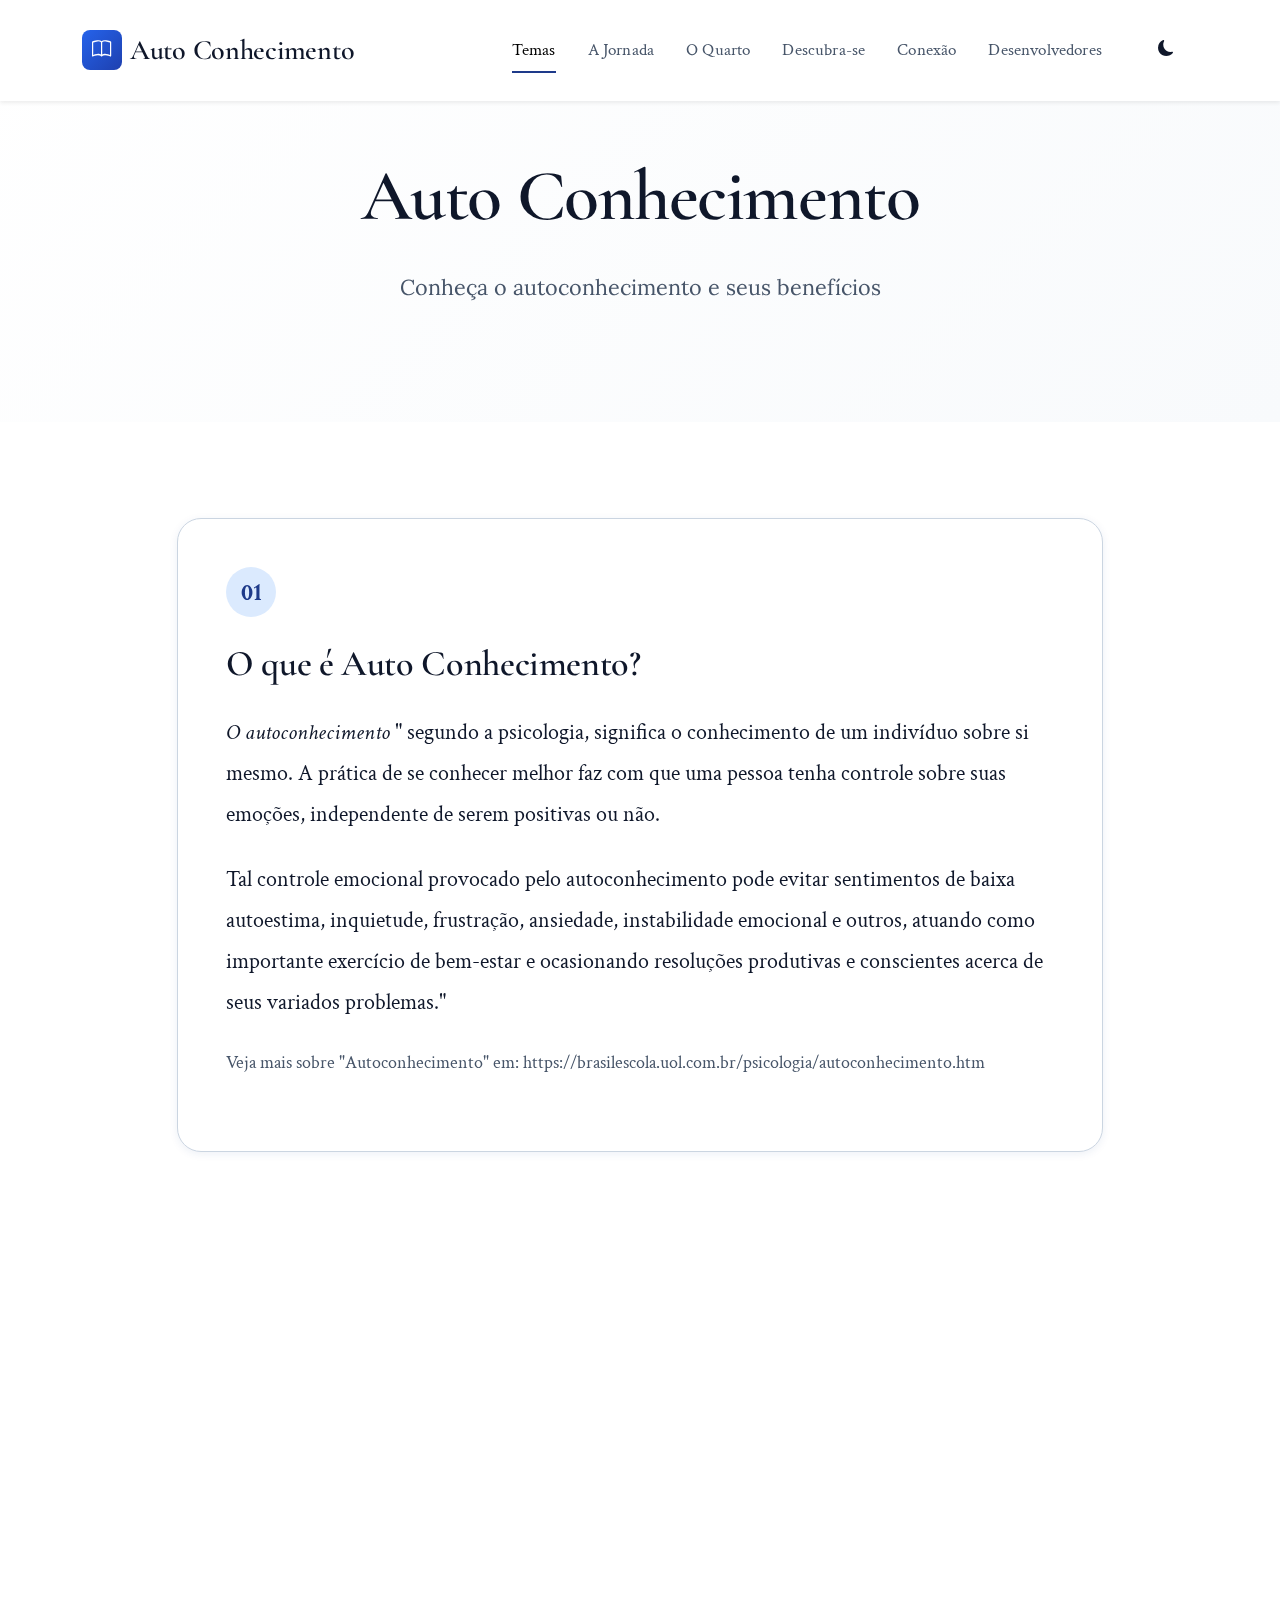
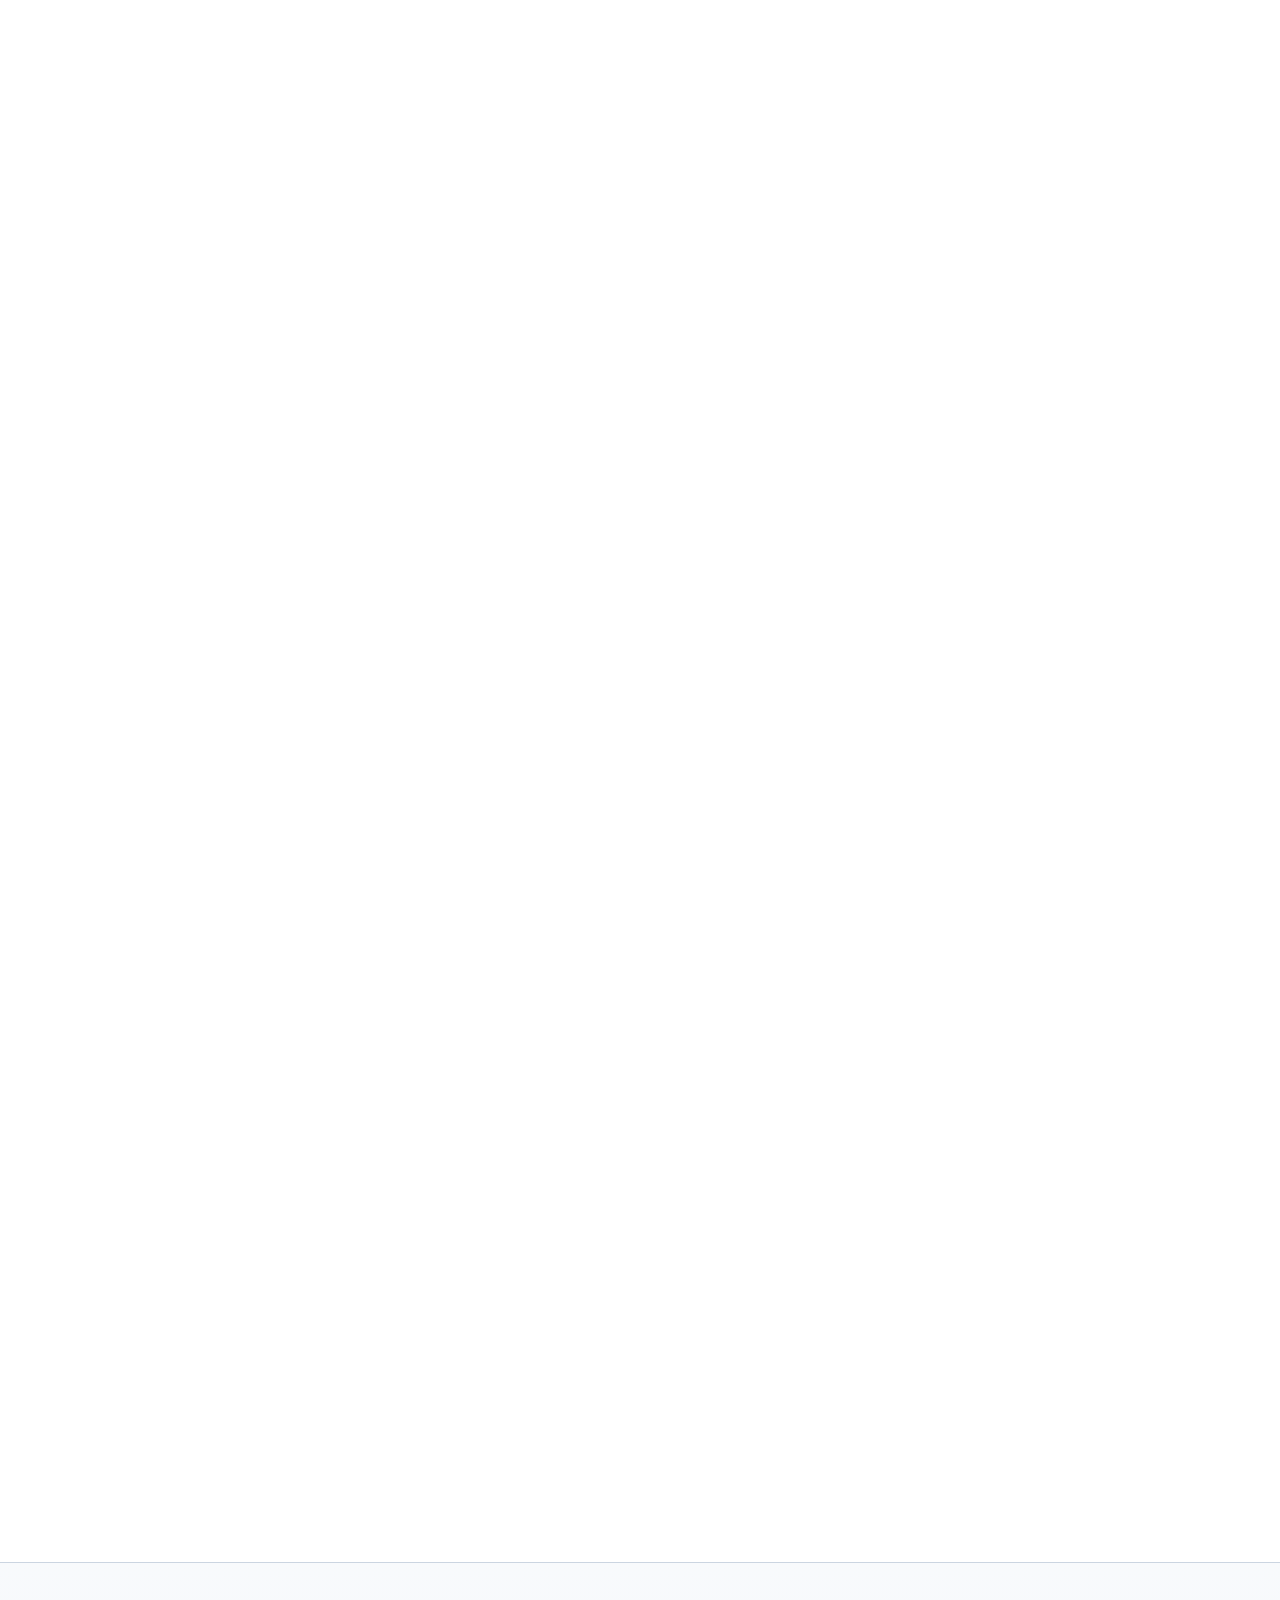
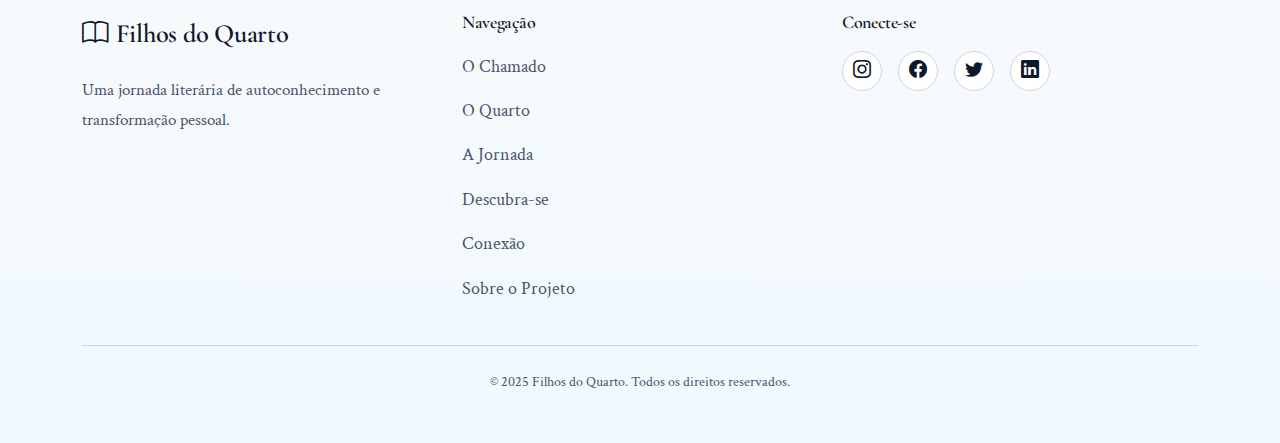
<file: site-feira-main/index.html>
<!DOCTYPE html>
<html lang="pt-BR">
<head>
    <meta charset="UTF-8">
    <meta name="viewport" content="width=device-width, initial-scale=1.0">
    <meta name="description" content="Conheça a equipe por trás do projeto Filhos do Quarto">
    <title>Sobre o Projeto - Filhos do Quarto</title>
    
    <link href="https://cdn.jsdelivr.net/npm/bootstrap@5.3.2/dist/css/bootstrap.min.css" rel="stylesheet">
    <link rel="preconnect" href="https://fonts.googleapis.com">
    <link rel="preconnect" href="https://fonts.gstatic.com" crossorigin>
    <link href="https://fonts.googleapis.com/css2?family=Cormorant+Garamond:wght@400;600;700&family=Crimson+Text:ital,wght@0,400;0,600;0,700;1,400&family=Lora:ital,wght@0,400;0,600;1,400&display=swap" rel="stylesheet">
    <link rel="stylesheet" href="https://cdn.jsdelivr.net/npm/bootstrap-icons@1.11.1/font/bootstrap-icons.css">
    <link rel="stylesheet" href="styles.css">
    <link rel="stylesheet" href="pages.css">
</head>
<body data-theme="light">
    
    
    <nav class="navbar navbar-expand-lg navbar-light bg-white fixed-top shadow-sm" id="mainNav">
        <div class="container">
            <a class="navbar-brand d-flex align-items-center" href="index.html">
                <div class="brand-icon">
                    <i class="bi bi-book"></i>
                </div>
                <span class="ms-2">Auto Conhecimento</span>
            </a>
            
            <button class="navbar-toggler border-0" type="button" data-bs-toggle="collapse" data-bs-target="#navbarNav">
                <span class="navbar-toggler-icon"></span>
            </button>
            
            <div class="collapse navbar-collapse" id="navbarNav">
                <ul class="navbar-nav ms-auto align-items-center">
                    <li class="nav-item">
                        <a class="nav-link" href="index.html">Temas</a>
                    </li>
                    <li class="nav-item">
                        <a class="nav-link active" href="a-jornada.html">A Jornada</a>
                    </li>
                    <li class="nav-item">
                        <a class="nav-link" href="o-quarto.html">O Quarto</a>
                    </li>
                    <li class="nav-item">
                        <a class="nav-link" href="descubra-se.html">Descubra-se</a>
                    </li>
                    <li class="nav-item">
                        <a class="nav-link" href="conexao.html">Conexão</a>
                    </li>
                    <li class="nav-item">
                        <a class="nav-link active" href="sobre-projeto.html">Desenvolvedores</a>
                    </li>
                    <li class="nav-item ms-lg-3">
                        <button class="btn btn-icon" id="themeToggle" aria-label="Alternar modo escuro">
                            <i class="bi bi-moon-fill"></i>
                        </button>
                    </li>
                </ul>
            </div>
        </div>
    </nav>

    <section class="page-header">
        <div class="container">
            <div class="row justify-content-center text-center">
                <div class="col-lg-8" data-aos="fade-up">
                    <h1 class="page-title mb-4">Auto Conhecimento</h1>
                    <p class="page-subtitle">
                        Conheça o autoconhecimento e seus benefícios
                    </p>
                </div>
            </div>
        </div>
    </section>

    
    <section class="py-5">
        <div class="container py-5">
            <div class="row justify-content-center mb-5">
                <div class="col-lg-10" data-aos="fade-up">
                    <div class="story-card">
                        <div class="stage-number">01</div>
                        <h2 class="mb-4">O que é Auto Conhecimento?</h2>
                        <p class="lead mb-4">
                            <em>O autoconhecimento</em> " segundo a psicologia, significa o conhecimento de um indivíduo sobre si mesmo. A prática de se conhecer melhor faz com que uma pessoa tenha controle sobre suas emoções, independente de serem positivas ou não. 
                        </p>
                        <p class="lead mb-4">
                            Tal controle emocional provocado pelo autoconhecimento pode evitar sentimentos de baixa autoestima, inquietude, frustração, ansiedade, instabilidade emocional e outros, atuando como importante exercício de bem-estar e ocasionando resoluções produtivas e conscientes acerca de seus variados problemas."
                        </p>
                        <p class="mb-4">
                            Veja mais sobre "Autoconhecimento" em: 
                            <a href="https://brasilescola.uol.com.br/psicologia/autoconhecimento.htm"> https://brasilescola.uol.com.br/psicologia/autoconhecimento.htm</a>
                        </p>
                    </div>
                </div>
            </div>

           
            <hr class="stage-divider" data-aos="fade">

            
            <div class="journey-stage mb-5" id="stage-2" data-aos="fade-up">
                <div class="row align-items-center">
                    <div class="col-lg-6 order-lg-2 mb-4 mb-lg-0">
                        <div class="stage-number">02</div>
                        <h2 class="stage-title mb-4">Importância</h2>
                        <p class="stage-description mb-4">
                            “O autoconhecimento é importante porque permite que o indivíduo compreenda melhor suas emoções, suas atitudes e suas motivações, o que contribui para uma vida mais equilibrada e relações interpessoais mais saudáveis.”
                        </p>
                        <div class="reflection-box">
                            <h4 class="reflection-title">
                                <i class="bi bi-lightbulb me-2"></i>
                                Referencia
                            </h4>
                            <p class="reflection-question">
                                <p class="mb-4">
                                    Veja mais sobre "Autoconhecimento" em: 
                                    <a href="https://brasilescola.uol.com.br/psicologia/autoconhecimento.htm"> https://brasilescola.uol.com.br/psicologia/autoconhecimento.htm</a>
                                </p>
                            </p>
                        </div>
                    </div>
                    <div class="col-lg-6 order-lg-1">
                        <div class="stage-card">
                            <h4 class="mb-3">Exemplos de topcos</h4>
                            <ul class="stage-list">
                                <li>Entender as próprias emoções</li>
                                <li>Tomar decisões com mais consciência</li>
                                <li>Melhorar os relacionamentos</li>
                                <li>Desenvolver o crescimento pessoal e profissional</li>
                                <li>Aumentar a autoestima e a autoconfiança</li>
                            </ul>
                        </div>
                    </div>
                </div>
            </div>
    </section>

    <section class="py-5">
        <div class="container py-5">
            <div class="row justify-content-center mb-5">
                <div class="col-lg-10" data-aos="fade-up">
                    <div class="journey-stage mb-5" id="stage-1" data-aos="fade-up">
                        <div class="row align-items-center">
                            <div class="col-lg-6 mb-4 mb-lg-0">
                                <div class="stage-number">03</div>
                                <h2 class="stage-title mb-4">Definição</h2>
                                <p class="stage-description mb-4">
                                    Lorem ipsum dolor sit amet consectetur adipisicing elit. Saepe ipsa itaque, optio atque temporibus enim, facilis voluptatum deserunt modi aut accusamus eligendi ipsam quo cumque deleniti? Dolorum consequuntur laudantium iusto.
                                </p>
                                <p class="stage-description mb-4">
                                    Lorem, ipsum dolor sit amet consectetur adipisicing elit. Exercitationem, ab expedita repellat possimus ratione quisquam nisi delectus fugiat asperiores obcaecati molestiae saepe inventore adipisci facere animi hic itaque? Quis, quod.</em> 
                                </p>
                            </div>
                            <div class="col-lg-6">
                                <div class="stage-card">
                                    <div class="stage-icon">
                                        <i class="bi bi-sunrise"></i>
                                    </div>
                                    <h4 class="mb-3">Sinais do Auto Conhecimento</h4>
                                    <ul class="stage-list">
                                        <li>Sensação de que algo precisa mudar</li>
                                        <li>Questionamento de crenças antigas</li>
                                        <li>Curiosidade sobre quem você realmente é</li>
                                        <li>Desconforto com padrões repetitivos</li>
                                        <li>Busca por significado mais profundo</li>
                                    </ul>
                                    
                                </div>
                            </div>
                        </div>
                    </div>
        
                    <hr class="stage-divider" data-aos="fade">
        
                </div>
            </div>
    </section>
     
    
    <section class="py-5">
        <div class="container py-5">
            <div class="row justify-content-center">
                <div class="col-lg-8 text-center" data-aos="fade-up">
                    <h2 class="mb-4">Saiba sobre o livro</h2>
                    <p class="mb-4" style="font-size: 1.15rem;">Conheça sobre o livro</p>
                    <a href="o-quarto.html" class="btn btn-primary btn-lg">
                        Saber mais
                        <i class="bi bi-arrow-right ms-2"></i>
                    </a>
                </div>
            </div>
        </div>
    </section>

     
    <footer class="footer py-5">
        <div class="container">
            <div class="row">
                <div class="col-lg-4 mb-4 mb-lg-0">
                    <div class="footer-brand mb-3">
                        <i class="bi bi-book me-2"></i>
                        <span>Filhos do Quarto</span>
                    </div>
                    <p class="footer-text">
                        Uma jornada literária de autoconhecimento e transformação pessoal.
                    </p>
                </div>
                
                <div class="col-lg-4 mb-4 mb-lg-0">
                    <h5 class="footer-title mb-3">Navegação</h5>
                    <ul class="footer-links">
                        <li><a href="index.html">O Chamado</a></li>
                        <li><a href="o-quarto.html">O Quarto</a></li>
                        <li><a href="a-jornada.html">A Jornada</a></li>
                        <li><a href="descubra-se.html">Descubra-se</a></li>
                        <li><a href="conexao.html">Conexão</a></li>
                        <li><a href="sobre-projeto.html">Sobre o Projeto</a></li>
                    </ul>
                </div>
                
                <div class="col-lg-4">
                    <h5 class="footer-title mb-3">Conecte-se</h5>
                    <div class="social-links">
                        <a href="#" class="social-link" aria-label="Instagram">
                            <i class="bi bi-instagram"></i>
                        </a>
                        <a href="#" class="social-link" aria-label="Facebook">
                            <i class="bi bi-facebook"></i>
                        </a>
                        <a href="#" class="social-link" aria-label="Twitter">
                            <i class="bi bi-twitter"></i>
                        </a>
                        <a href="#" class="social-link" aria-label="LinkedIn">
                            <i class="bi bi-linkedin"></i>
                        </a>
                    </div>
                </div>
            </div>
            
            <hr class="footer-divider my-4">
            
            <div class="row">
                <div class="col-12 text-center">
                    <p class="footer-copyright mb-0">
                        &copy; 2025 Filhos do Quarto. Todos os direitos reservados.
                    </p>
                </div>
            </div>
        </div>
    </footer>

    <script src="https://cdn.jsdelivr.net/npm/bootstrap@5.3.2/dist/js/bootstrap.bundle.min.js"></script>
    <link href="https://unpkg.com/aos@2.3.1/dist/aos.css" rel="stylesheet">
    <script src="https://unpkg.com/aos@2.3.1/dist/aos.js"></script>
    <script src="script.js"></script>
</body>
</html>
</file>
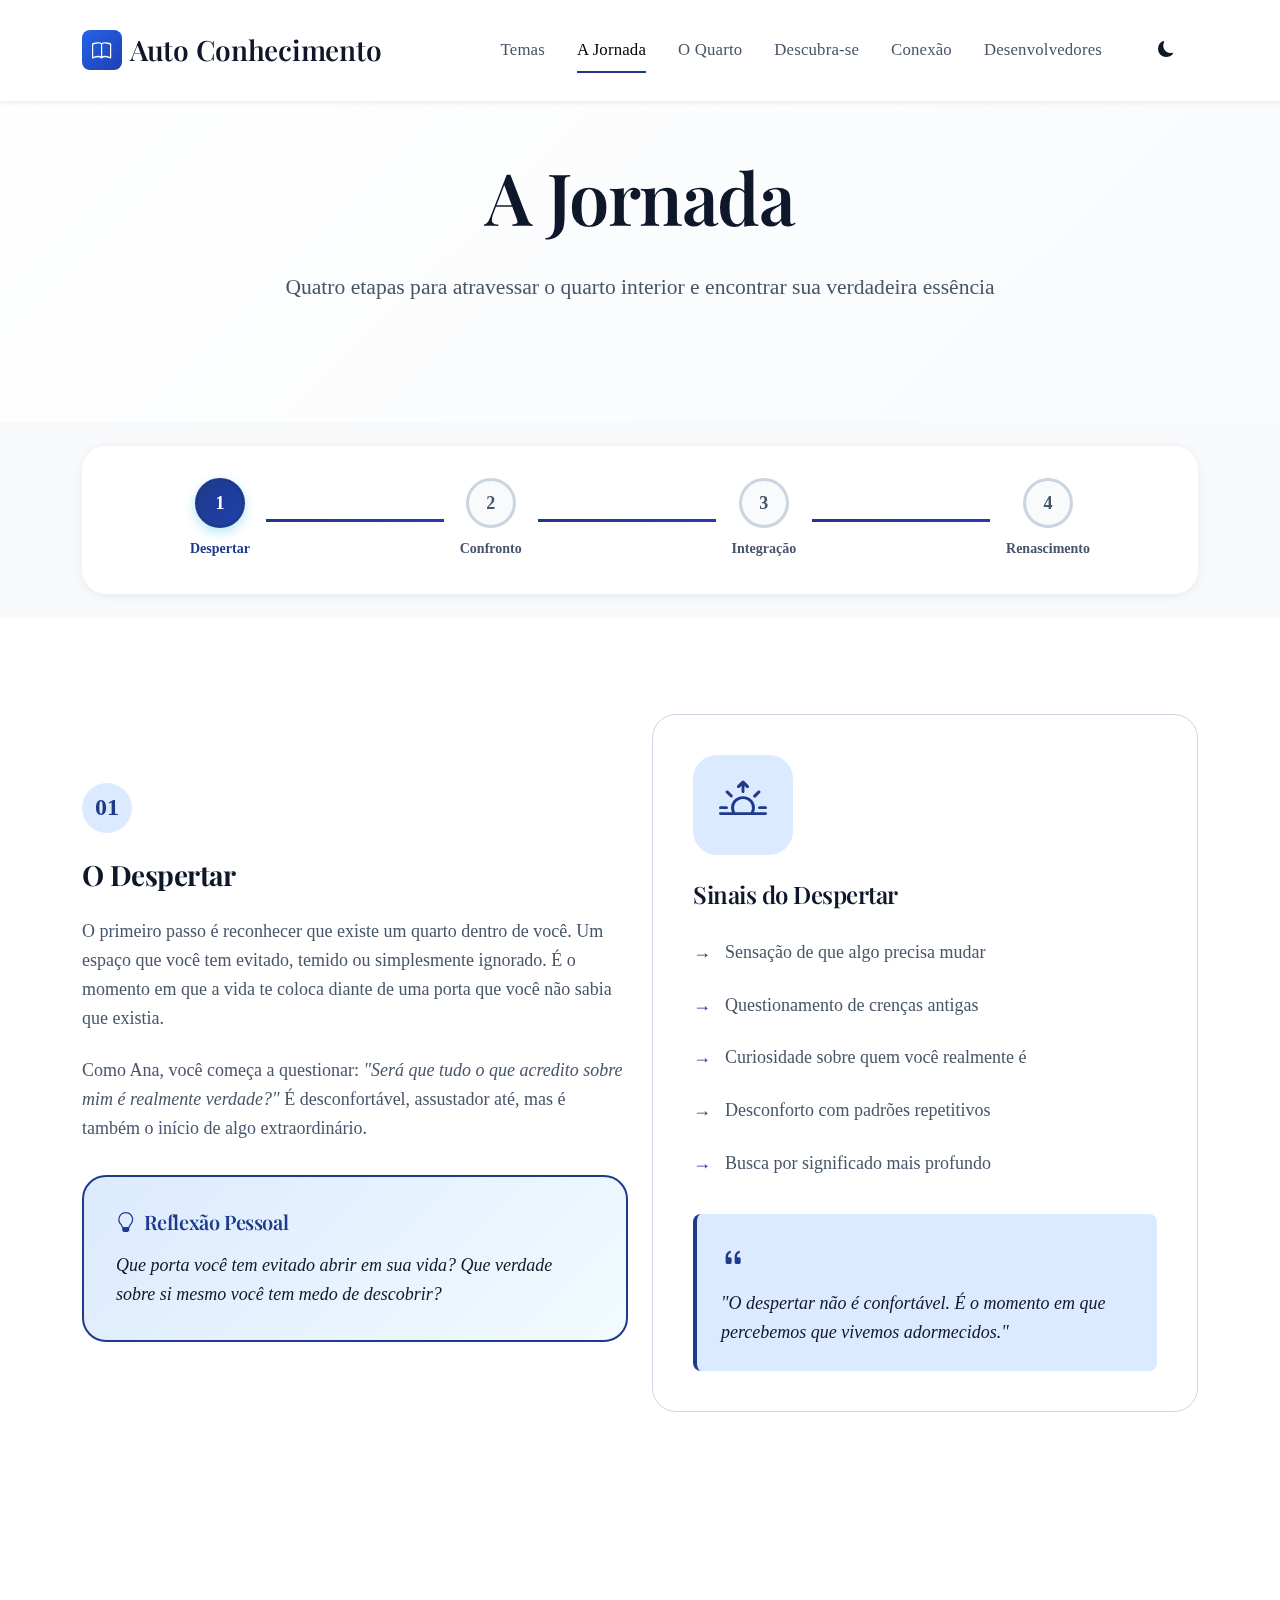
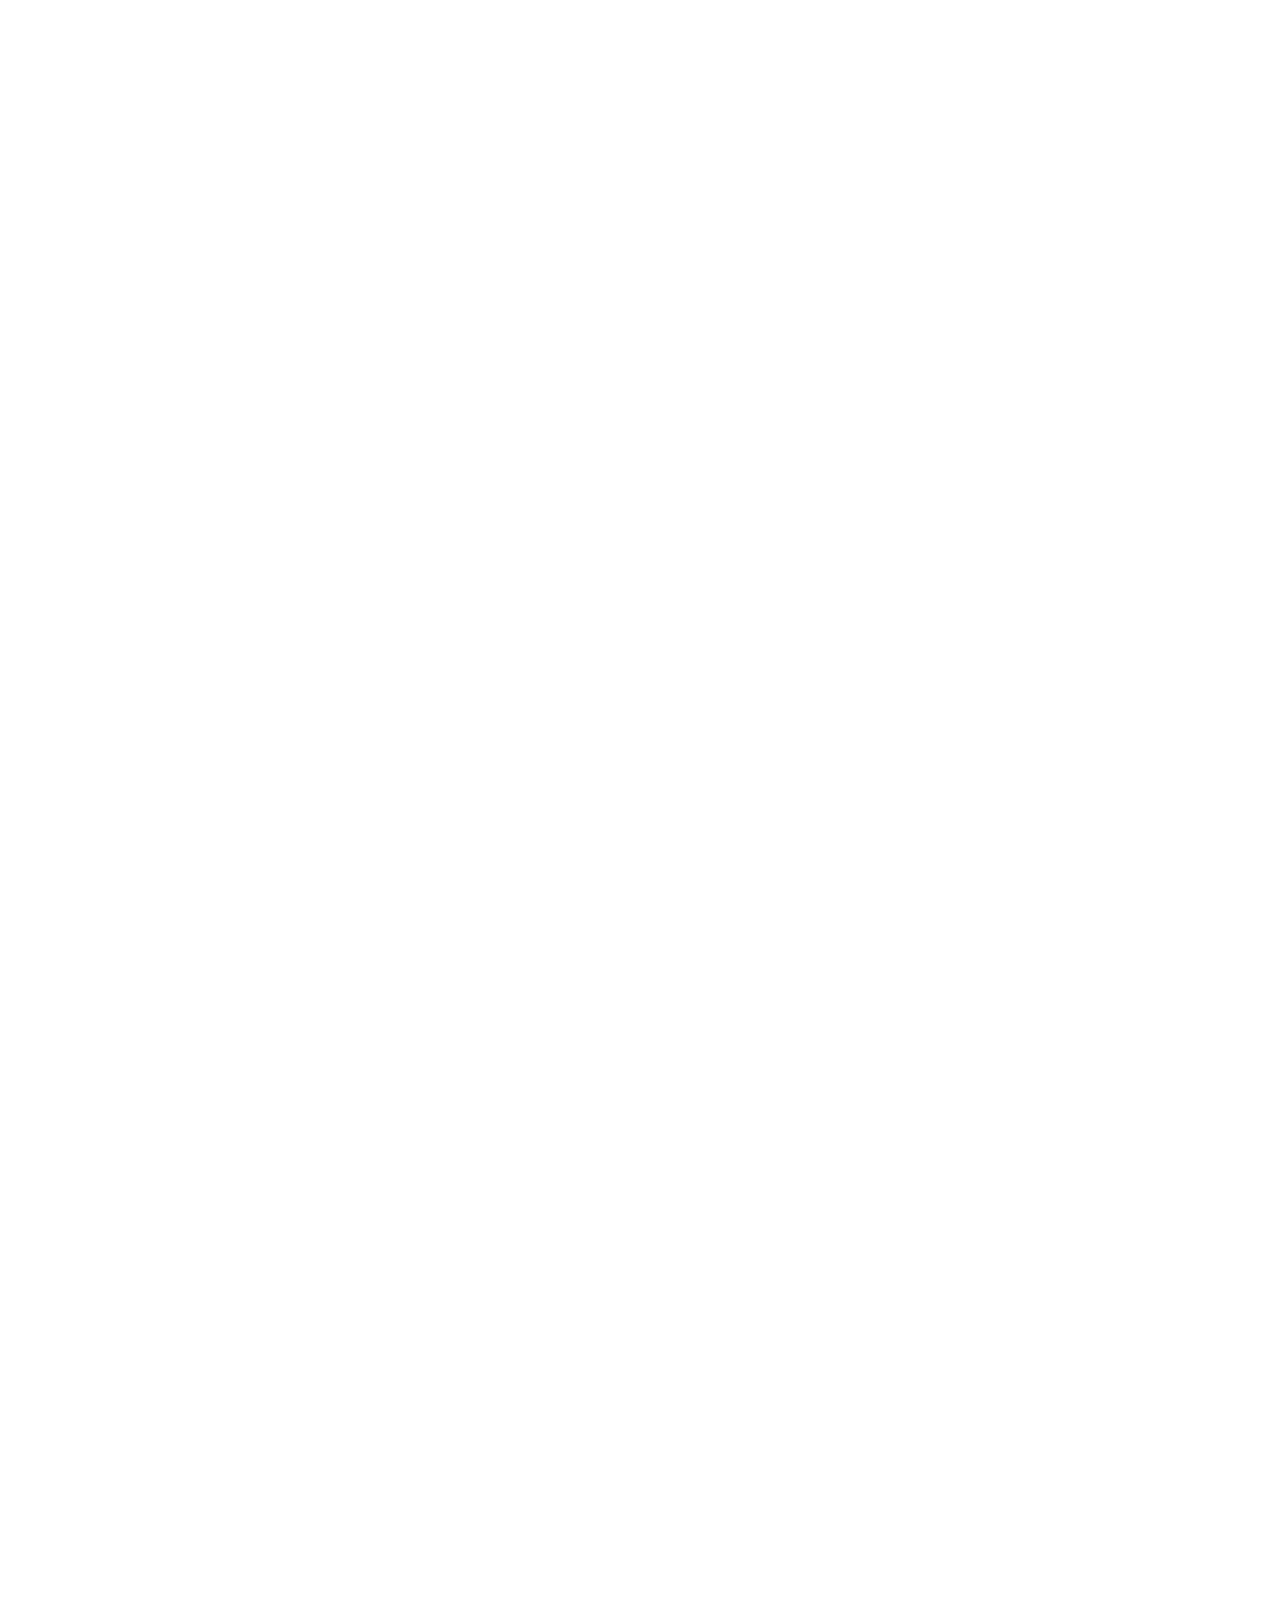
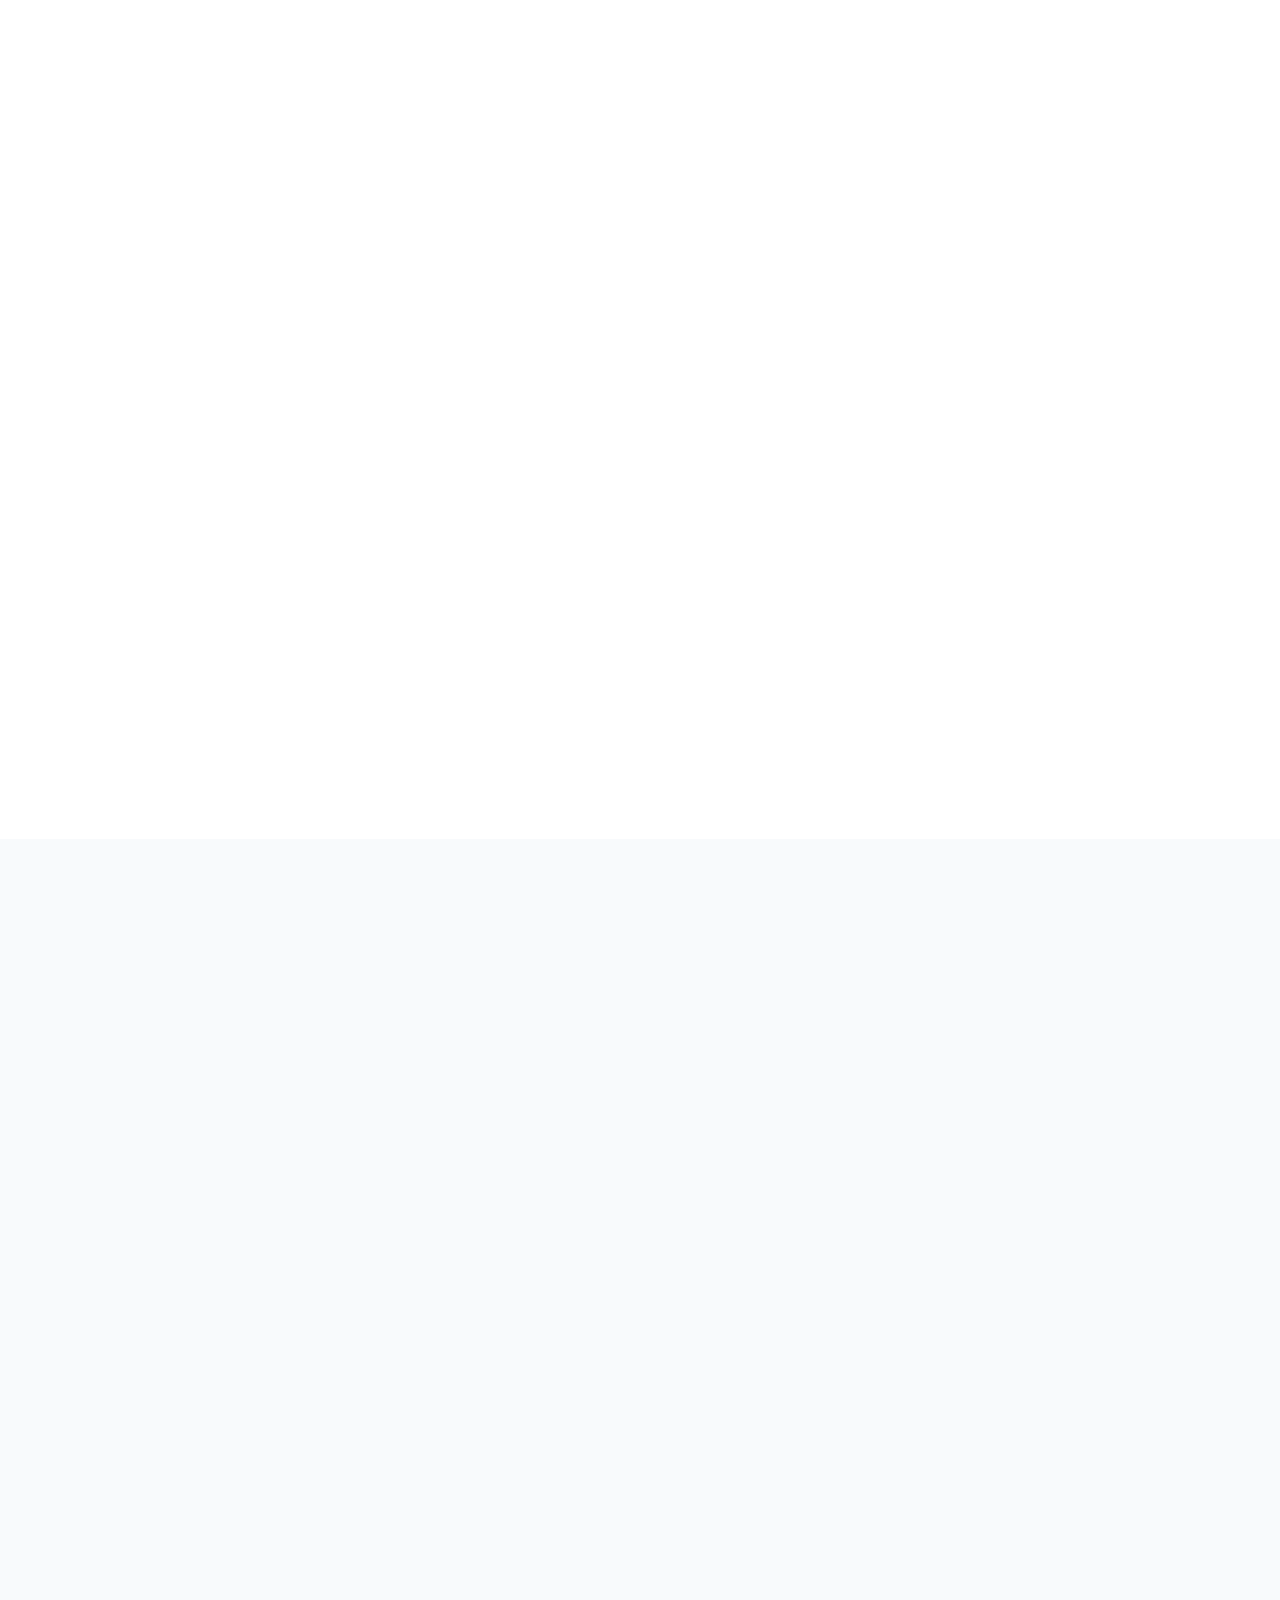
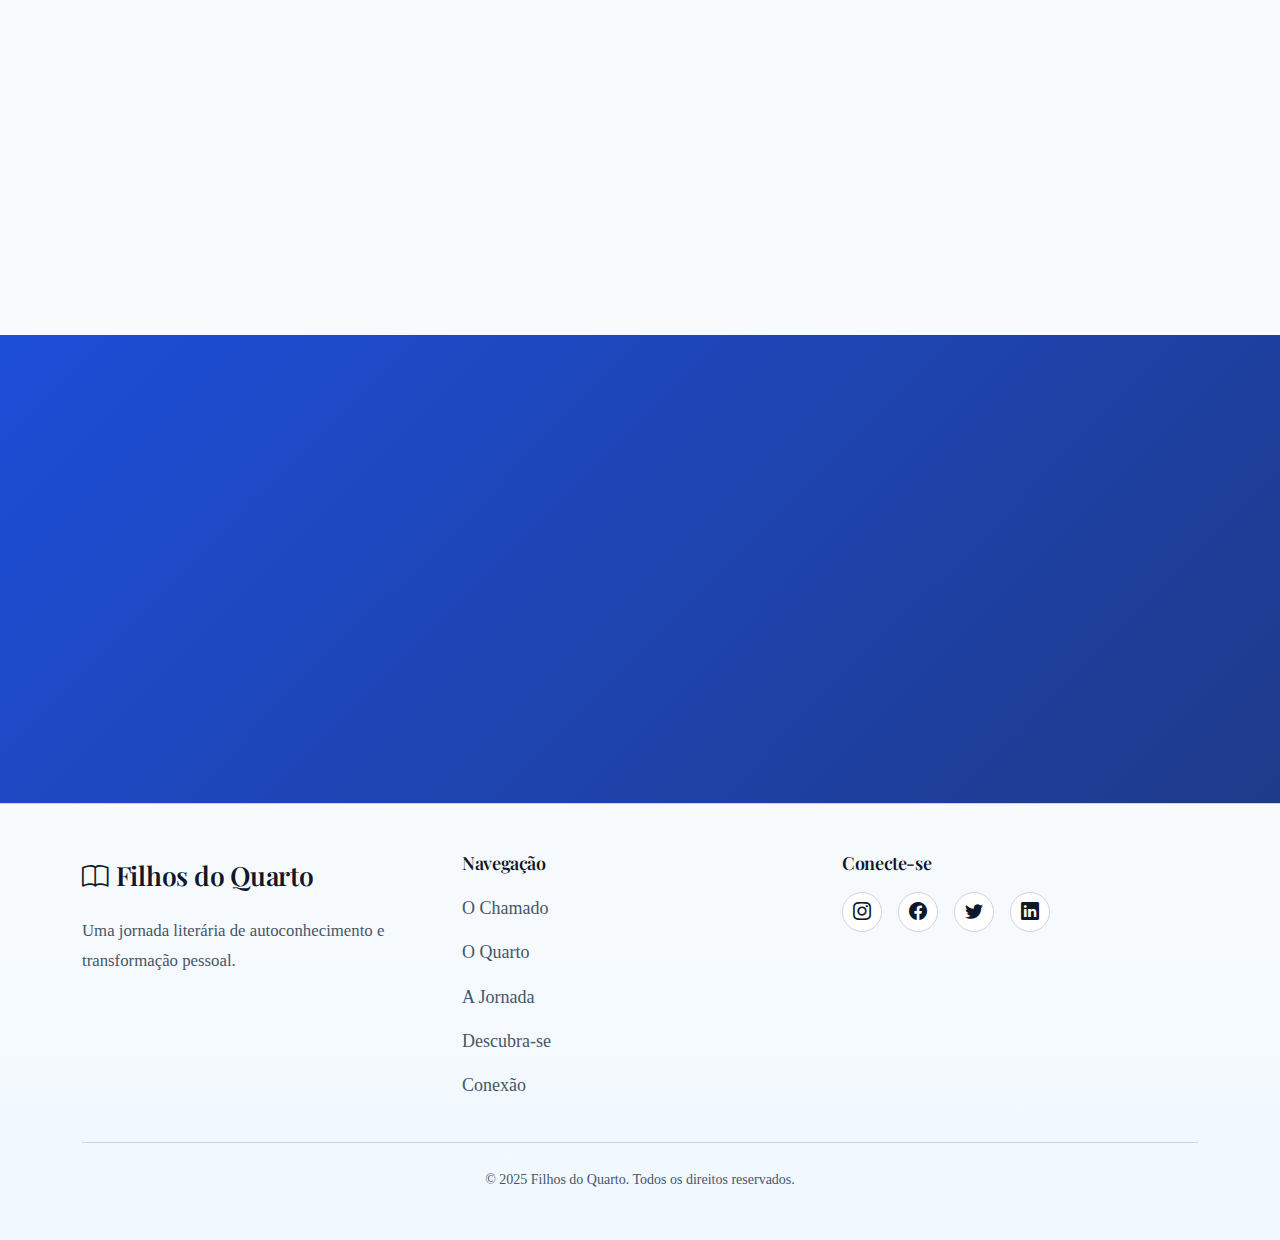
<file: site-feira-main/a-jornada.html>
<!DOCTYPE html>
<html lang="pt-BR">
<head>
    <meta charset="UTF-8">
    <meta name="viewport" content="width=device-width, initial-scale=1.0">
    <meta name="description" content="As quatro etapas da jornada de autoconhecimento">
    <title>A Jornada - Filhos do Quarto</title>
    
    <link href="https://cdn.jsdelivr.net/npm/bootstrap@5.3.2/dist/css/bootstrap.min.css" rel="stylesheet">
    <link rel="preconnect" href="https://fonts.googleapis.com">
    <link rel="preconnect" href="https://fonts.gstatic.com" crossorigin>
    <link href="https://fonts.googleapis.com/css2?family=Inter:wght@300;400;500;600;700&family=Playfair+Display:wght@400;600;700&display=swap" rel="stylesheet">
    <link rel="stylesheet" href="https://cdn.jsdelivr.net/npm/bootstrap-icons@1.11.1/font/bootstrap-icons.css">
    <link rel="stylesheet" href="styles.css">
    <link rel="stylesheet" href="pages.css">
</head>
<body data-theme="light">
    
    
    <nav class="navbar navbar-expand-lg navbar-light bg-white fixed-top shadow-sm" id="mainNav">
        <div class="container">
            <a class="navbar-brand d-flex align-items-center" href="index.html">
                <div class="brand-icon">
                    <i class="bi bi-book"></i>
                </div>
                <span class="ms-2">Auto Conhecimento</span>
            </a>
            
            <button class="navbar-toggler border-0" type="button" data-bs-toggle="collapse" data-bs-target="#navbarNav">
                <span class="navbar-toggler-icon"></span>
            </button>
            
            <div class="collapse navbar-collapse" id="navbarNav">
                <ul class="navbar-nav ms-auto align-items-center">
                    <li class="nav-item">
                        <a class="nav-link" href="index.html">Temas</a>
                    </li>
                    <li class="nav-item">
                        <a class="nav-link active" href="a-jornada.html">A Jornada</a>
                    </li>
                    <li class="nav-item">
                        <a class="nav-link" href="o-quarto.html">O Quarto</a>
                    </li>
                    <li class="nav-item">
                        <a class="nav-link" href="descubra-se.html">Descubra-se</a>
                    </li>
                    <li class="nav-item">
                        <a class="nav-link" href="conexao.html">Conexão</a>
                    </li>
                    <li class="nav-item">
                        <a class="nav-link active" href="sobre-projeto.html">Desenvolvedores</a>
                    </li>
                    <li class="nav-item ms-lg-3">
                        <button class="btn btn-icon" id="themeToggle" aria-label="Alternar modo escuro">
                            <i class="bi bi-moon-fill"></i>
                        </button>
                    </li>
                </ul>
            </div>
        </div>
    </nav>

    
    <section class="page-header">
        <div class="container">
            <div class="row justify-content-center text-center">
                <div class="col-lg-8" data-aos="fade-up">
                    <h1 class="page-title mb-4">A Jornada</h1>
                    <p class="page-subtitle">
                        Quatro etapas para atravessar o quarto interior e encontrar sua verdadeira essência
                    </p>
                </div>
            </div>
        </div>
    </section>

    
    <section class="py-4 bg-light">
        <div class="container">
            <div class="journey-progress" data-aos="fade-up">
                <div class="progress-steps">
                    <div class="progress-step active" data-step="1">
                        <div class="step-circle">1</div>
                        <span class="step-label">Despertar</span>
                    </div>
                    <div class="progress-line"></div>
                    <div class="progress-step" data-step="2">
                        <div class="step-circle">2</div>
                        <span class="step-label">Confronto</span>
                    </div>
                    <div class="progress-line"></div>
                    <div class="progress-step" data-step="3">
                        <div class="step-circle">3</div>
                        <span class="step-label">Integração</span>
                    </div>
                    <div class="progress-line"></div>
                    <div class="progress-step" data-step="4">
                        <div class="step-circle">4</div>
                        <span class="step-label">Renascimento</span>
                    </div>
                </div>
            </div>
        </div>
    </section>

    
    <section class="py-5">
        <div class="container py-5">
            
            
            <div class="journey-stage mb-5" id="stage-1" data-aos="fade-up">
                <div class="row align-items-center">
                    <div class="col-lg-6 mb-4 mb-lg-0">
                        <div class="stage-number">01</div>
                        <h2 class="stage-title mb-4">O Despertar</h2>
                        <p class="stage-description mb-4">
                            O primeiro passo é reconhecer que existe um quarto dentro de você. Um espaço que você tem evitado, temido ou simplesmente ignorado. É o momento em que a vida te coloca diante de uma porta que você não sabia que existia.
                        </p>
                        <p class="stage-description mb-4">
                            Como Ana, você começa a questionar: <em>"Será que tudo o que acredito sobre mim é realmente verdade?"</em> É desconfortável, assustador até, mas é também o início de algo extraordinário.
                        </p>
                        <div class="reflection-box">
                            <h4 class="reflection-title">
                                <i class="bi bi-lightbulb me-2"></i>
                                Reflexão Pessoal
                            </h4>
                            <p class="reflection-question">
                                Que porta você tem evitado abrir em sua vida? Que verdade sobre si mesmo você tem medo de descobrir?
                            </p>
                        </div>
                    </div>
                    <div class="col-lg-6">
                        <div class="stage-card">
                            <div class="stage-icon">
                                <i class="bi bi-sunrise"></i>
                            </div>
                            <h4 class="mb-3">Sinais do Despertar</h4>
                            <ul class="stage-list">
                                <li>Sensação de que algo precisa mudar</li>
                                <li>Questionamento de crenças antigas</li>
                                <li>Curiosidade sobre quem você realmente é</li>
                                <li>Desconforto com padrões repetitivos</li>
                                <li>Busca por significado mais profundo</li>
                            </ul>
                            <div class="stage-quote mt-4">
                                <i class="bi bi-quote"></i>
                                <p>"O despertar não é confortável. É o momento em que percebemos que vivemos adormecidos."</p>
                            </div>
                        </div>
                    </div>
                </div>
            </div>

            <hr class="stage-divider" data-aos="fade">

            
            <div class="journey-stage mb-5" id="stage-2" data-aos="fade-up">
                <div class="row align-items-center">
                    <div class="col-lg-6 order-lg-2 mb-4 mb-lg-0">
                        <div class="stage-number">02</div>
                        <h2 class="stage-title mb-4">O Confronto</h2>
                        <p class="stage-description mb-4">
                            Agora você está dentro do quarto. E ele não é vazio. Está cheio de sombras — medos que você escondeu, raivas que você reprimiu, desejos que você negou. Como Bruno, você se vê face a face com suas contradições.
                        </p>
                        <p class="stage-description mb-4">
                            Esta é a fase mais difícil. É quando você descobre que não é apenas luz, mas também escuridão. Não apenas força, mas também fragilidade. E isso dói. Mas é necessário.
                        </p>
                        <div class="reflection-box">
                            <h4 class="reflection-title">
                                <i class="bi bi-lightbulb me-2"></i>
                                Reflexão Pessoal
                            </h4>
                            <p class="reflection-question">
                                Que parte de você mesmo você tem mais dificuldade em aceitar? Que emoção você tenta esconder dos outros e de si mesmo?
                            </p>
                        </div>
                    </div>
                    <div class="col-lg-6 order-lg-1">
                        <div class="stage-card">
                            <div class="stage-icon">
                                <i class="bi bi-lightning"></i>
                            </div>
                            <h4 class="mb-3">Desafios do Confronto</h4>
                            <ul class="stage-list">
                                <li>Reconhecer suas sombras internas</li>
                                <li>Aceitar suas imperfeições</li>
                                <li>Enfrentar traumas do passado</li>
                                <li>Questionar sua autoimagem</li>
                                <li>Sentir emoções reprimidas</li>
                            </ul>
                            <div class="stage-quote mt-4">
                                <i class="bi bi-quote"></i>
                                <p>"Não podemos curar o que não reconhecemos. O confronto é o preço da liberdade."</p>
                            </div>
                        </div>
                    </div>
                </div>
            </div>

            <hr class="stage-divider" data-aos="fade">

             
            <div class="journey-stage mb-5" id="stage-3" data-aos="fade-up">
                <div class="row align-items-center">
                    <div class="col-lg-6 mb-4 mb-lg-0">
                        <div class="stage-number">03</div>
                        <h2 class="stage-title mb-4">A Integração</h2>
                        <p class="stage-description mb-4">
                            Como Clara, você começa a compreender que todas as partes de você — as que ama e as que rejeita — fazem parte de um todo. A integração não é sobre eliminar suas sombras, mas sobre abraçá-las e transformá-las.
                        </p>
                        <p class="stage-description mb-4">
                            Você percebe que sua raiva pode se tornar força, seu medo pode se tornar sabedoria, sua tristeza pode se tornar compaixão. O quarto não é mais uma prisão, mas um laboratório de alquimia pessoal.
                        </p>
                        <div class="reflection-box">
                            <h4 class="reflection-title">
                                <i class="bi bi-lightbulb me-2"></i>
                                Reflexão Pessoal
                            </h4>
                            <p class="reflection-question">
                                Como suas maiores dificuldades te moldaram? Que força nasceu de suas fraquezas?
                            </p>
                        </div>
                    </div>
                    <div class="col-lg-6">
                        <div class="stage-card">
                            <div class="stage-icon">
                                <i class="bi bi-puzzle"></i>
                            </div>
                            <h4 class="mb-3">Práticas de Integração</h4>
                            <ul class="stage-list">
                                <li>Aceitar todas as suas emoções</li>
                                <li>Encontrar propósito na dor</li>
                                <li>Transformar feridas em sabedoria</li>
                                <li>Equilibrar opostos internos</li>
                                <li>Cultivar autocompaixão</li>
                            </ul>
                            <div class="stage-quote mt-4">
                                <i class="bi bi-quote"></i>
                                <p>"A integração é a arte de fazer paz com todas as versões de si mesmo."</p>
                            </div>
                        </div>
                    </div>
                </div>
            </div>

            <hr class="stage-divider" data-aos="fade">

            
            <div class="journey-stage mb-5" id="stage-4" data-aos="fade-up">
                <div class="row align-items-center">
                    <div class="col-lg-6 order-lg-2 mb-4 mb-lg-0">
                        <div class="stage-number">04</div>
                        <h2 class="stage-title mb-4">O Renascimento</h2>
                        <p class="stage-description mb-4">
                            Como Daniel, você emerge do quarto transformado. Não porque se tornou perfeito, mas porque se tornou inteiro. Você carrega suas cicatrizes não como vergonha, mas como medalhas de uma batalha vencida contra si mesmo.
                        </p>
                        <p class="stage-description mb-4">
                            O renascimento não é um destino final, mas um novo começo. Você sai do quarto, mas leva consigo a sabedoria adquirida. E quando a vida te chamar novamente para dentro, você não terá medo, pois sabe que cada retorno ao quarto interior é uma oportunidade de crescimento.
                        </p>
                        <div class="reflection-box">
                            <h4 class="reflection-title">
                                <i class="bi bi-lightbulb me-2"></i>
                                Reflexão Pessoal
                            </h4>
                            <p class="reflection-question">
                                Quem você seria se não tivesse medo de ser completamente você mesmo? Como seria sua vida vivendo com autenticidade total?
                            </p>
                        </div>
                    </div>
                    <div class="col-lg-6 order-lg-1">
                        <div class="stage-card">
                            <div class="stage-icon">
                                <i class="bi bi-stars"></i>
                            </div>
                            <h4 class="mb-3">Sinais do Renascimento</h4>
                            <ul class="stage-list">
                                <li>Viver com autenticidade</li>
                                <li>Aceitar-se completamente</li>
                                <li>Agir com propósito claro</li>
                                <li>Sentir paz interior</li>
                                <li>Inspirar transformação nos outros</li>
                            </ul>
                            <div class="stage-quote mt-4">
                                <i class="bi bi-quote"></i>
                                <p>"O renascimento não é voltar a ser quem você era, mas tornar-se quem sempre foi destinado a ser."</p>
                            </div>
                        </div>
                    </div>
                </div>
            </div>

        </div>
    </section>

    
    <section class="symbol-section py-5">
        <div class="container py-5">
            <div class="row justify-content-center">
                <div class="col-lg-10">
                    <div class="text-center mb-5" data-aos="fade-up">
                        <h2 class="section-title mb-4">O Simbolismo do Quarto</h2>
                        <p class="section-subtitle">
                            Compreenda as metáforas que guiam sua jornada interior
                        </p>
                    </div>

                    <div class="row g-4">
                        <div class="col-md-6" data-aos="fade-up" data-aos-delay="100">
                            <div class="symbol-card">
                                <div class="symbol-icon">
                                    <i class="bi bi-door-closed"></i>
                                </div>
                                <h4 class="symbol-title">O Quarto</h4>
                                <p class="symbol-description">
                                    Representa seu mundo interior — o espaço psicológico onde residem seus pensamentos, emoções e memórias mais profundas. É simultaneamente refúgio e prisão, dependendo de como você o habita.
                                </p>
                            </div>
                        </div>

                        <div class="col-md-6" data-aos="fade-up" data-aos-delay="200">
                            <div class="symbol-card">
                                <div class="symbol-icon">
                                    <i class="bi bi-moon-stars"></i>
                                </div>
                                <h4 class="symbol-title">A Escuridão</h4>
                                <p class="symbol-description">
                                    Simboliza o inconsciente — tudo aquilo que você não conhece sobre si mesmo. Não é má, apenas desconhecida. É na escuridão que encontramos as sementes do nosso crescimento.
                                </p>
                            </div>
                        </div>

                        <div class="col-md-6" data-aos="fade-up" data-aos-delay="300">
                            <div class="symbol-card">
                                <div class="symbol-icon">
                                    <i class="bi bi-key"></i>
                                </div>
                                <h4 class="symbol-title">A Chave</h4>
                                <p class="symbol-description">
                                    Representa o autoconhecimento — a compreensão de que você sempre teve o poder de se libertar. A chave não está fora, mas dentro. É a aceitação radical de quem você é.
                                </p>
                            </div>
                        </div>

                        <div class="col-md-6" data-aos="fade-up" data-aos-delay="400">
                            <div class="symbol-card">
                                <div class="symbol-icon">
                                    <i class="bi bi-box-arrow-up-right"></i>
                                </div>
                                <h4 class="symbol-title">A Saída</h4>
                                <p class="symbol-description">
                                    Simboliza a transformação — o momento em que você deixa de ser prisioneiro de si mesmo e se torna o arquiteto da sua própria vida. Sair do quarto é renascer.
                                </p>
                            </div>
                        </div>
                    </div>
                </div>
            </div>
        </div>
    </section>

    
    <section class="cta-section py-5">
        <div class="container py-5">
            <div class="row justify-content-center">
                <div class="col-lg-8 text-center" data-aos="zoom-in">
                    <h2 class="cta-title mb-4">Em Que Etapa Você Está?</h2>
                    <p class="cta-text mb-5">
                        Descubra onde você se encontra nesta jornada e receba orientações personalizadas para o seu próximo passo
                    </p>
                    <a href="descubra-se.html" class="btn btn-light btn-lg">
                        Descobrir Minha Etapa
                        <i class="bi bi-arrow-right ms-2"></i>
                    </a>
                </div>
            </div>
        </div>
    </section>

    
    <footer class="footer py-5">
        <div class="container">
            <div class="row">
                <div class="col-lg-4 mb-4 mb-lg-0">
                    <div class="footer-brand mb-3">
                        <i class="bi bi-book me-2"></i>
                        <span>Filhos do Quarto</span>
                    </div>
                    <p class="footer-text">
                        Uma jornada literária de autoconhecimento e transformação pessoal.
                    </p>
                </div>
                
                <div class="col-lg-4 mb-4 mb-lg-0">
                    <h5 class="footer-title mb-3">Navegação</h5>
                    <ul class="footer-links">
                        <li><a href="index.html">O Chamado</a></li>
                        <li><a href="o-quarto.html">O Quarto</a></li>
                        <li><a href="a-jornada.html">A Jornada</a></li>
                        <li><a href="descubra-se.html">Descubra-se</a></li>
                        <li><a href="conexao.html">Conexão</a></li>
                    </ul>
                </div>
                
                <div class="col-lg-4">
                    <h5 class="footer-title mb-3">Conecte-se</h5>
                    <div class="social-links">
                        <a href="#" class="social-link" aria-label="Instagram">
                            <i class="bi bi-instagram"></i>
                        </a>
                        <a href="#" class="social-link" aria-label="Facebook">
                            <i class="bi bi-facebook"></i>
                        </a>
                        <a href="#" class="social-link" aria-label="Twitter">
                            <i class="bi bi-twitter"></i>
                        </a>
                        <a href="#" class="social-link" aria-label="LinkedIn">
                            <i class="bi bi-linkedin"></i>
                        </a>
                    </div>
                </div>
            </div>
            
            <hr class="footer-divider my-4">
            
            <div class="row">
                <div class="col-12 text-center">
                    <p class="footer-copyright mb-0">
                        &copy; 2025 Filhos do Quarto. Todos os direitos reservados.
                    </p>
                </div>
            </div>
        </div>
    </footer>

    <script src="https://cdn.jsdelivr.net/npm/bootstrap@5.3.2/dist/js/bootstrap.bundle.min.js"></script>
    <link href="https://unpkg.com/aos@2.3.1/dist/aos.css" rel="stylesheet">
    <script src="https://unpkg.com/aos@2.3.1/dist/aos.js"></script>
    <script src="script.js"></script>
</body>
</html>
</file>
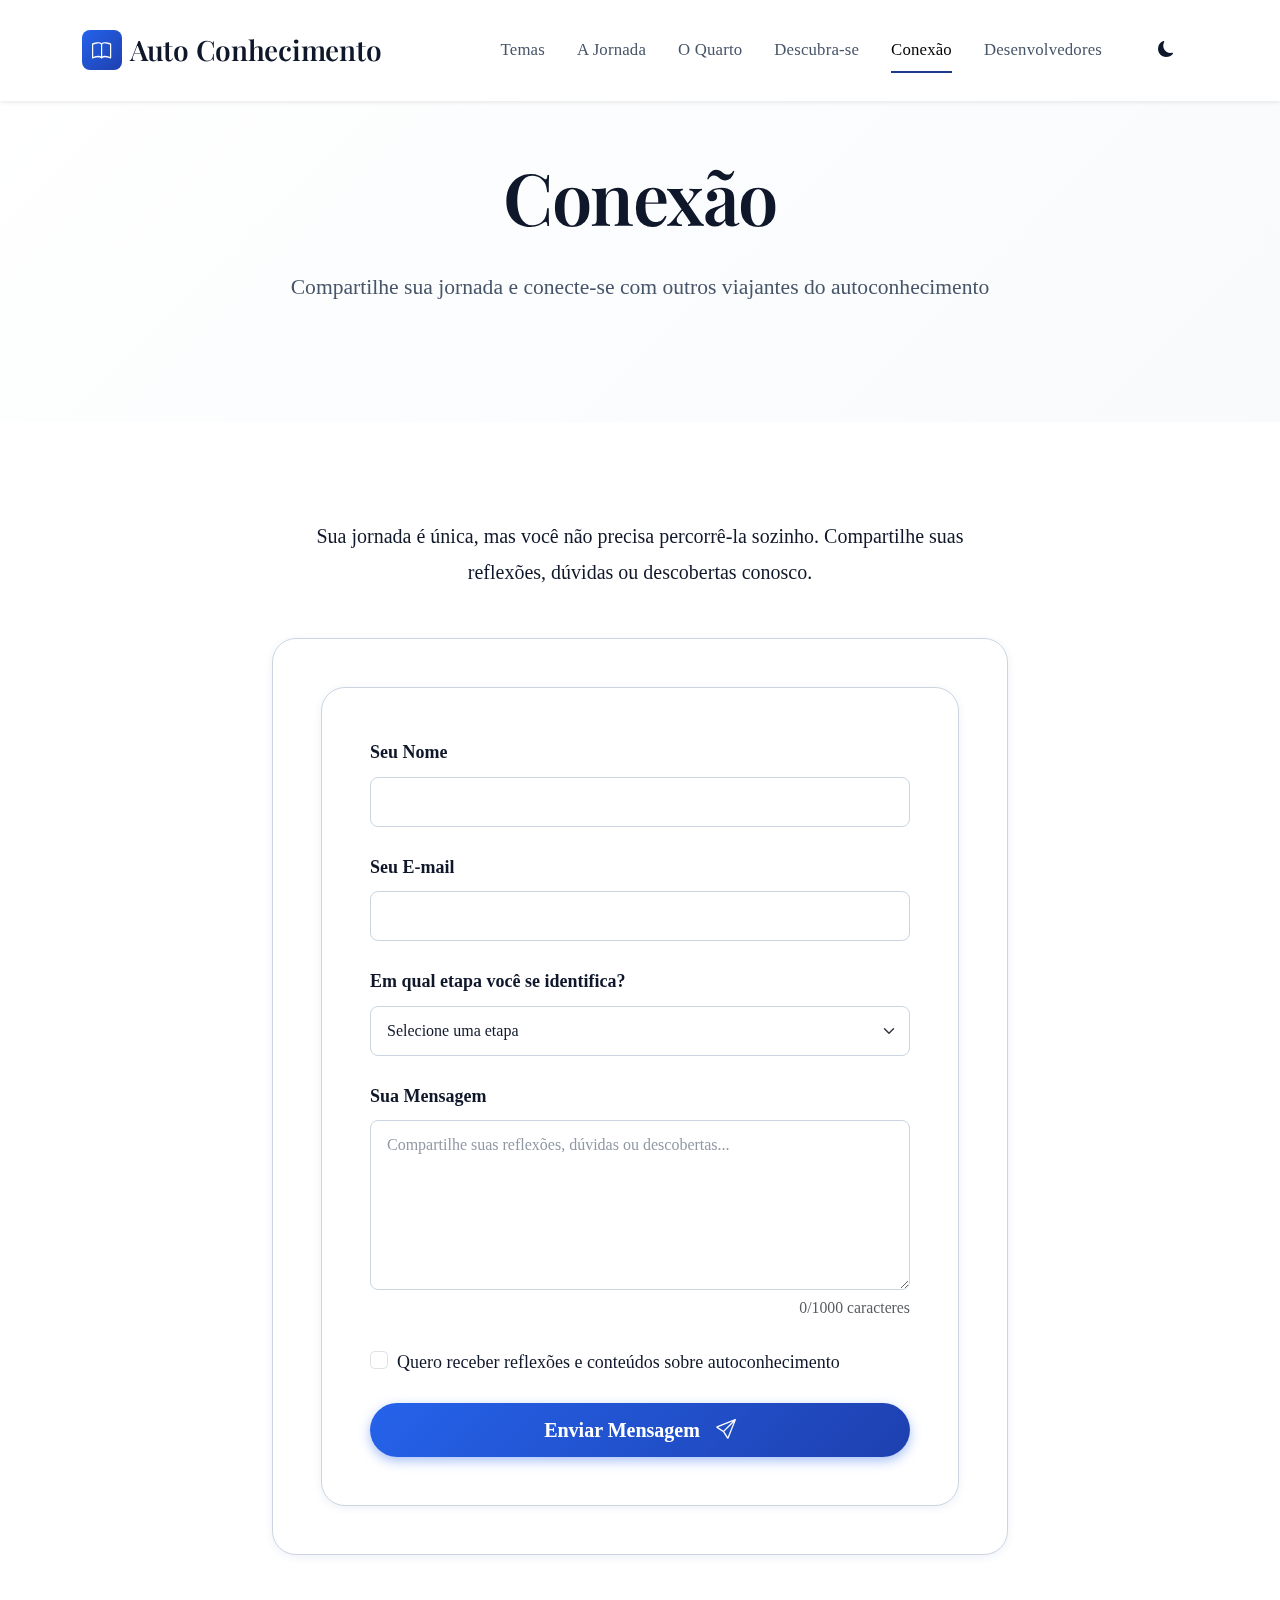
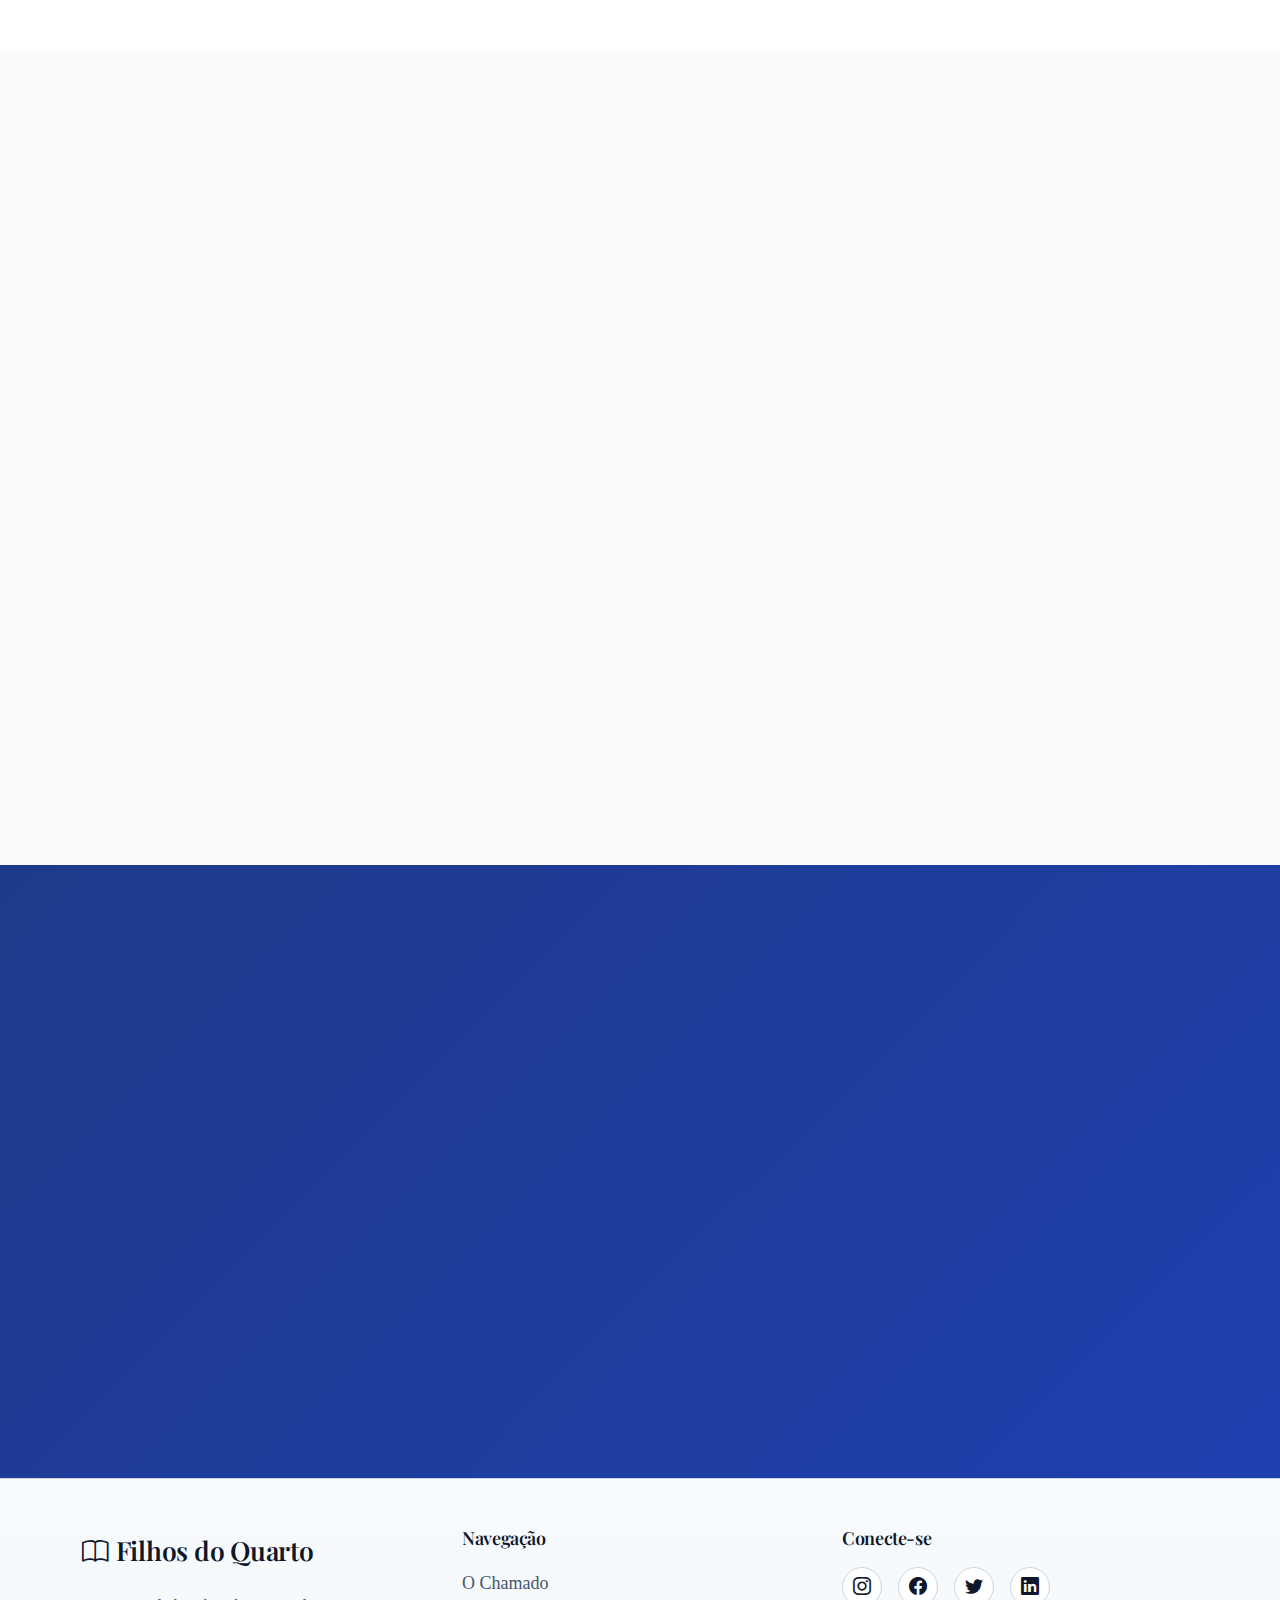
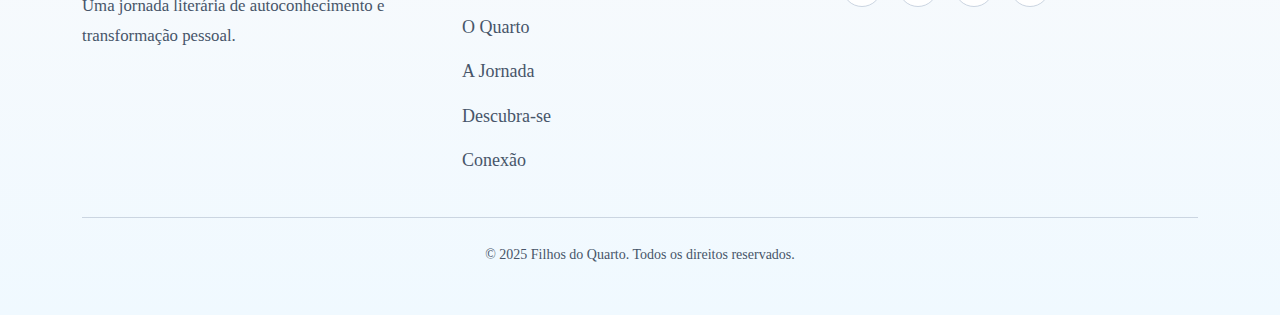
<file: site-feira-main/conexao.html>
<!DOCTYPE html>
<html lang="pt-BR">
<head>
    <meta charset="UTF-8">
    <meta name="viewport" content="width=device-width, initial-scale=1.0">
    <meta name="description" content="Compartilhe sua jornada e conecte-se conosco">
    <title>Conexão - Filhos do Quarto</title>
    
    <link href="https://cdn.jsdelivr.net/npm/bootstrap@5.3.2/dist/css/bootstrap.min.css" rel="stylesheet">
    <link rel="preconnect" href="https://fonts.googleapis.com">
    <link rel="preconnect" href="https://fonts.gstatic.com" crossorigin>
    <link href="https://fonts.googleapis.com/css2?family=Inter:wght@300;400;500;600;700&family=Playfair+Display:wght@400;600;700&display=swap" rel="stylesheet">
    <link rel="stylesheet" href="https://cdn.jsdelivr.net/npm/bootstrap-icons@1.11.1/font/bootstrap-icons.css">
    <link rel="stylesheet" href="styles.css">
    <link rel="stylesheet" href="pages.css">
</head>
<body data-theme="light">
    
     
    <nav class="navbar navbar-expand-lg navbar-light bg-white fixed-top shadow-sm" id="mainNav">
        <div class="container">
            <a class="navbar-brand d-flex align-items-center" href="index.html">
                <div class="brand-icon">
                    <i class="bi bi-book"></i>
                </div>
                <span class="ms-2">Auto Conhecimento</span>
            </a>
            
            <button class="navbar-toggler border-0" type="button" data-bs-toggle="collapse" data-bs-target="#navbarNav">
                <span class="navbar-toggler-icon"></span>
            </button>
            
            <div class="collapse navbar-collapse" id="navbarNav">
                <ul class="navbar-nav ms-auto align-items-center">
                    <li class="nav-item">
                        <a class="nav-link" href="index.html">Temas</a>
                    </li>
                    <li class="nav-item">
                        <a class="nav-link" href="a-jornada.html">A Jornada</a>
                    </li>
                    <li class="nav-item">
                        <a class="nav-link" href="o-quarto.html">O Quarto</a>
                    </li>
                    <li class="nav-item">
                        <a class="nav-link" href="descubra-se.html">Descubra-se</a>
                    </li>
                    <li class="nav-item">
                        <a class="nav-link active" href="conexao.html">Conexão</a>
                    </li>
                    <li class="nav-item">
                        <a class="nav-link active" href="sobre-projeto.html">Desenvolvedores</a>
                    </li>
                    <li class="nav-item ms-lg-3">
                        <button class="btn btn-icon" id="themeToggle" aria-label="Alternar modo escuro">
                            <i class="bi bi-moon-fill"></i>
                        </button>
                    </li>
                </ul>
            </div>
        </div>
    </nav>

      
    <section class="page-header">
        <div class="container">
            <div class="row justify-content-center text-center">
                <div class="col-lg-8" data-aos="fade-up">
                    <h1 class="page-title mb-4">Conexão</h1>
                    <p class="page-subtitle">
                        Compartilhe sua jornada e conecte-se com outros viajantes do autoconhecimento
                    </p>
                </div>
            </div>
        </div>
    </section>

      
    <section class="py-5">
        <div class="container py-5">
            <div class="row justify-content-center">
                <div class="col-lg-8">
                    
                    <div class="contact-intro text-center mb-5" data-aos="fade-up">
                        <p class="lead">
                            Sua jornada é única, mas você não precisa percorrê-la sozinho. Compartilhe suas reflexões, dúvidas ou descobertas conosco.
                        </p>
                    </div>

                    <div class="contact-form-container" data-aos="fade-up">
                        <form id="contactForm" class="contact-form">
                            
                            <div class="mb-4">
                                <label for="name" class="form-label">Seu Nome</label>
                                <input type="text" class="form-control" id="name" name="name" required>
                                <div class="invalid-feedback">Por favor, insira seu nome.</div>
                            </div>

                            <div class="mb-4">
                                <label for="email" class="form-label">Seu E-mail</label>
                                <input type="email" class="form-control" id="email" name="email" required>
                                <div class="invalid-feedback">Por favor, insira um e-mail válido.</div>
                            </div>

                            <div class="mb-4">
                                <label for="stage" class="form-label">Em qual etapa você se identifica?</label>
                                <select class="form-select" id="stage" name="stage" required>
                                    <option value="">Selecione uma etapa</option>
                                    <option value="despertar">O Despertar</option>
                                    <option value="confronto">O Confronto</option>
                                    <option value="integracao">A Integração</option>
                                    <option value="renascimento">O Renascimento</option>
                                    <option value="nao-sei">Ainda não sei</option>
                                </select>
                                <div class="invalid-feedback">Por favor, selecione uma etapa.</div>
                            </div>

                            <div class="mb-4">
                                <label for="message" class="form-label">Sua Mensagem</label>
                                <textarea class="form-control" id="message" name="message" rows="6" required placeholder="Compartilhe suas reflexões, dúvidas ou descobertas..."></textarea>
                                <div class="invalid-feedback">Por favor, escreva sua mensagem.</div>
                            </div>

                            <div class="mb-4">
                                <div class="form-check">
                                    <input class="form-check-input" type="checkbox" id="newsletter" name="newsletter">
                                    <label class="form-check-label" for="newsletter">
                                        Quero receber reflexões e conteúdos sobre autoconhecimento
                                    </label>
                                </div>
                            </div>

                            <div class="d-grid">
                                <button type="submit" class="btn btn-primary btn-lg">
                                    Enviar Mensagem
                                    <i class="bi bi-send ms-2"></i>
                                </button>
                            </div>

                        </form>

                         
                        <div id="successMessage" class="alert alert-success mt-4" style="display: none;">
                            <i class="bi bi-check-circle me-2"></i>
                            Mensagem enviada com sucesso! Obrigado por compartilhar sua jornada conosco.
                        </div>

                    </div>

                </div>
            </div>
        </div>
    </section>

      
    <section class="community-section py-5">
        <div class="container py-5">
            <div class="row justify-content-center text-center mb-5">
                <div class="col-lg-8" data-aos="fade-up">
                    <h2 class="section-title mb-4">Junte-se à Comunidade</h2>
                    <p class="section-subtitle">
                        Conecte-se com outros leitores e compartilhe insights sobre a jornada de autoconhecimento
                    </p>
                </div>
            </div>

            <div class="row g-4">
                <div class="col-md-4" data-aos="fade-up" data-aos-delay="100">
                    <div class="community-card text-center">
                        <div class="community-icon">
                            <i class="bi bi-people"></i>
                        </div>
                        <h4 class="community-title">Grupo de Discussão</h4>
                        <p class="community-description">
                            Participe de conversas profundas sobre autoconhecimento e transformação pessoal
                        </p>
                        <a href="#" class="btn btn-outline-primary">Participar</a>
                    </div>
                </div>

                <div class="col-md-4" data-aos="fade-up" data-aos-delay="200">
                    <div class="community-card text-center">
                        <div class="community-icon">
                            <i class="bi bi-calendar-event"></i>
                        </div>
                        <h4 class="community-title">Eventos Online</h4>
                        <p class="community-description">
                            Workshops, palestras e círculos de reflexão sobre os temas do livro
                        </p>
                        <a href="#" class="btn btn-outline-primary">Ver Agenda</a>
                    </div>
                </div>

                <div class="col-md-4" data-aos="fade-up" data-aos-delay="300">
                    <div class="community-card text-center">
                        <div class="community-icon">
                            <i class="bi bi-journal-text"></i>
                        </div>
                        <h4 class="community-title">Blog & Artigos</h4>
                        <p class="community-description">
                            Leia reflexões, análises e histórias de outros viajantes da jornada interior
                        </p>
                        <a href="#" class="btn btn-outline-primary">Ler Mais</a>
                    </div>
                </div>
            </div>
        </div>
    </section>

      
    <section class="quote-section py-5">
        <div class="container py-5">
            <div class="row justify-content-center">
                <div class="col-lg-8 text-center" data-aos="zoom-in">
                    <blockquote class="featured-quote">
                        <i class="bi bi-quote quote-mark"></i>
                        <p class="quote-text-large">
                            "Nenhuma jornada de autoconhecimento é solitária. Cada história compartilhada ilumina o caminho de outro viajante."
                        </p>
                        <cite class="quote-cite">— Filhos do Quarto</cite>
                    </blockquote>
                </div>
            </div>
        </div>
    </section>

     
    <footer class="footer py-5">
        <div class="container">
            <div class="row">
                <div class="col-lg-4 mb-4 mb-lg-0">
                    <div class="footer-brand mb-3">
                        <i class="bi bi-book me-2"></i>
                        <span>Filhos do Quarto</span>
                    </div>
                    <p class="footer-text">
                        Uma jornada literária de autoconhecimento e transformação pessoal.
                    </p>
                </div>
                
                <div class="col-lg-4 mb-4 mb-lg-0">
                    <h5 class="footer-title mb-3">Navegação</h5>
                    <ul class="footer-links">
                        <li><a href="index.html">O Chamado</a></li>
                        <li><a href="o-quarto.html">O Quarto</a></li>
                        <li><a href="a-jornada.html">A Jornada</a></li>
                        <li><a href="descubra-se.html">Descubra-se</a></li>
                        <li><a href="conexao.html">Conexão</a></li>
                    </ul>
                </div>
                
                <div class="col-lg-4">
                    <h5 class="footer-title mb-3">Conecte-se</h5>
                    <div class="social-links">
                        <a href="#" class="social-link" aria-label="Instagram">
                            <i class="bi bi-instagram"></i>
                        </a>
                        <a href="#" class="social-link" aria-label="Facebook">
                            <i class="bi bi-facebook"></i>
                        </a>
                        <a href="#" class="social-link" aria-label="Twitter">
                            <i class="bi bi-twitter"></i>
                        </a>
                        <a href="#" class="social-link" aria-label="LinkedIn">
                            <i class="bi bi-linkedin"></i>
                        </a>
                    </div>
                </div>
            </div>
            
            <hr class="footer-divider my-4">
            
            <div class="row">
                <div class="col-12 text-center">
                    <p class="footer-copyright mb-0">
                        &copy; 2025 Filhos do Quarto. Todos os direitos reservados.
                    </p>
                </div>
            </div>
        </div>
    </footer>

    <script src="https://cdn.jsdelivr.net/npm/bootstrap@5.3.2/dist/js/bootstrap.bundle.min.js"></script>
    <link href="https://unpkg.com/aos@2.3.1/dist/aos.css" rel="stylesheet">
    <script src="https://unpkg.com/aos@2.3.1/dist/aos.js"></script>
    <script src="script.js"></script>
    <script src="contact.js"></script>
</body>
</html>
</file>
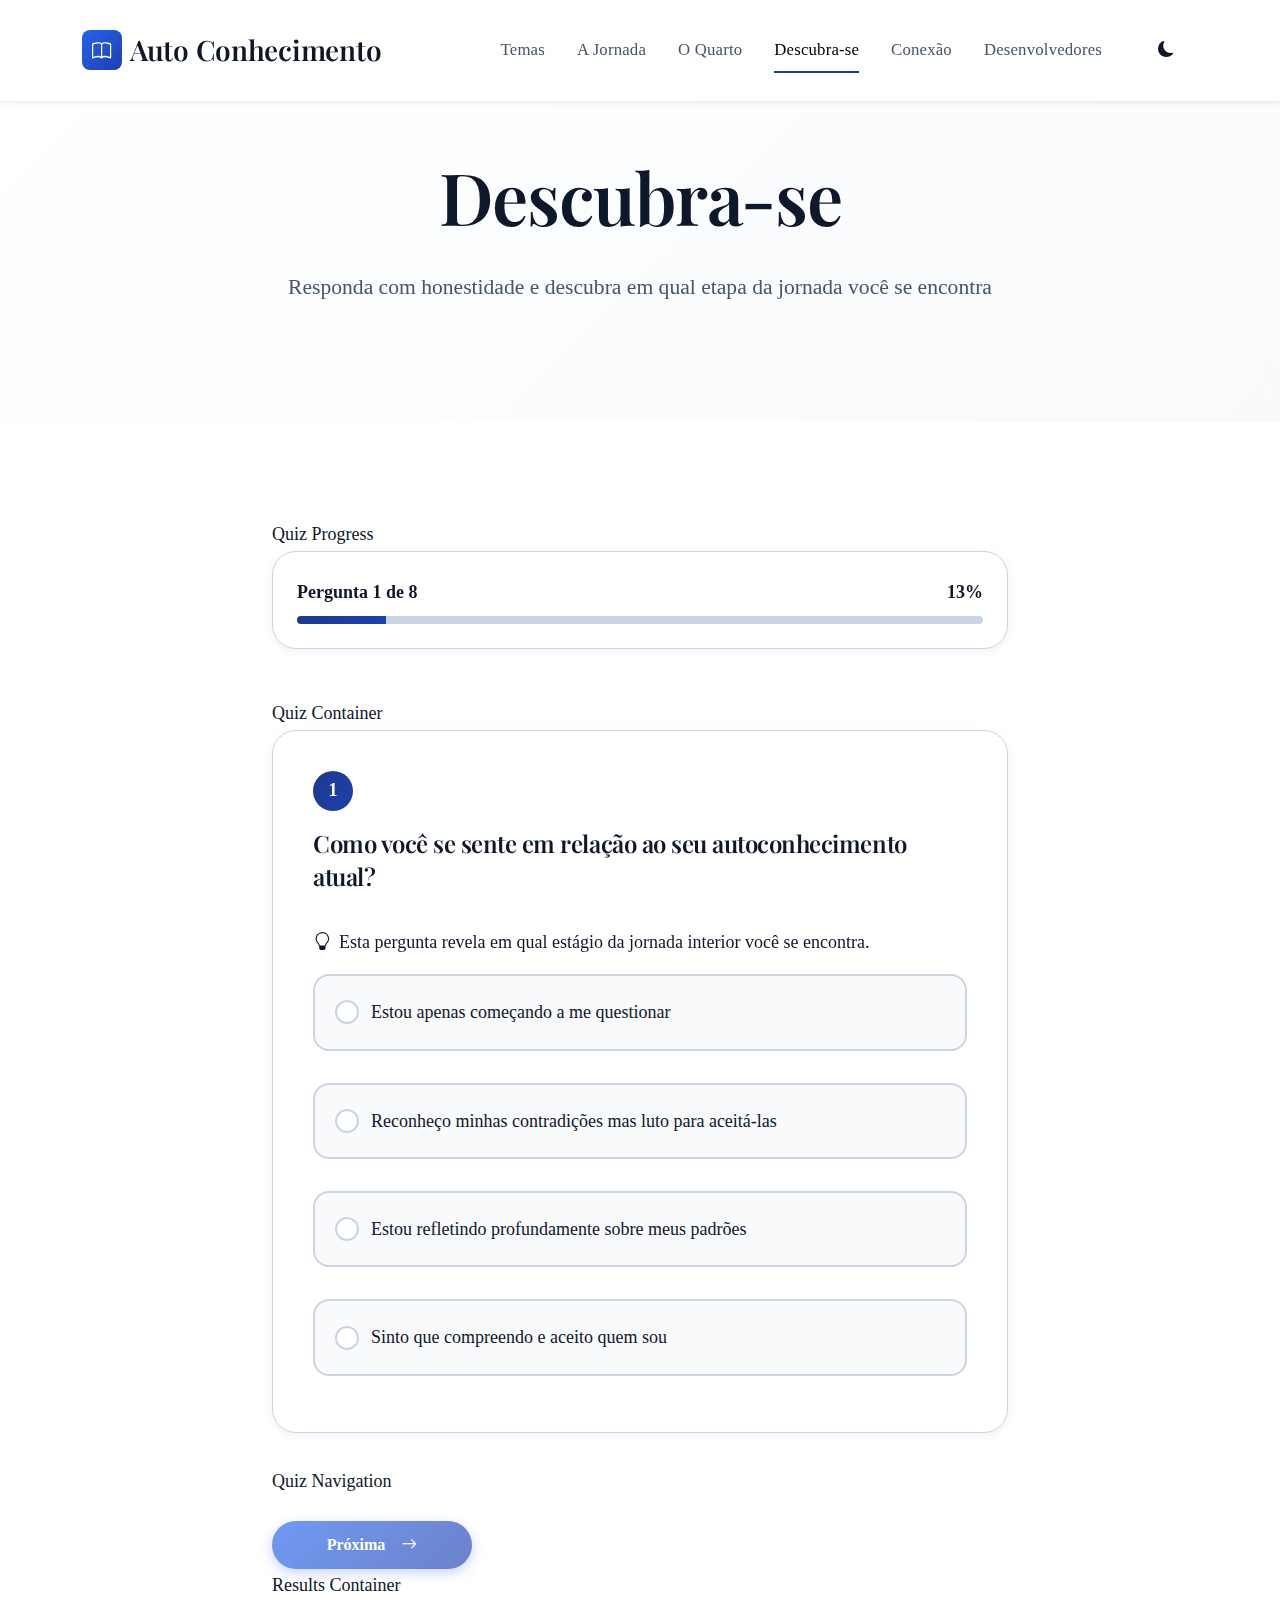
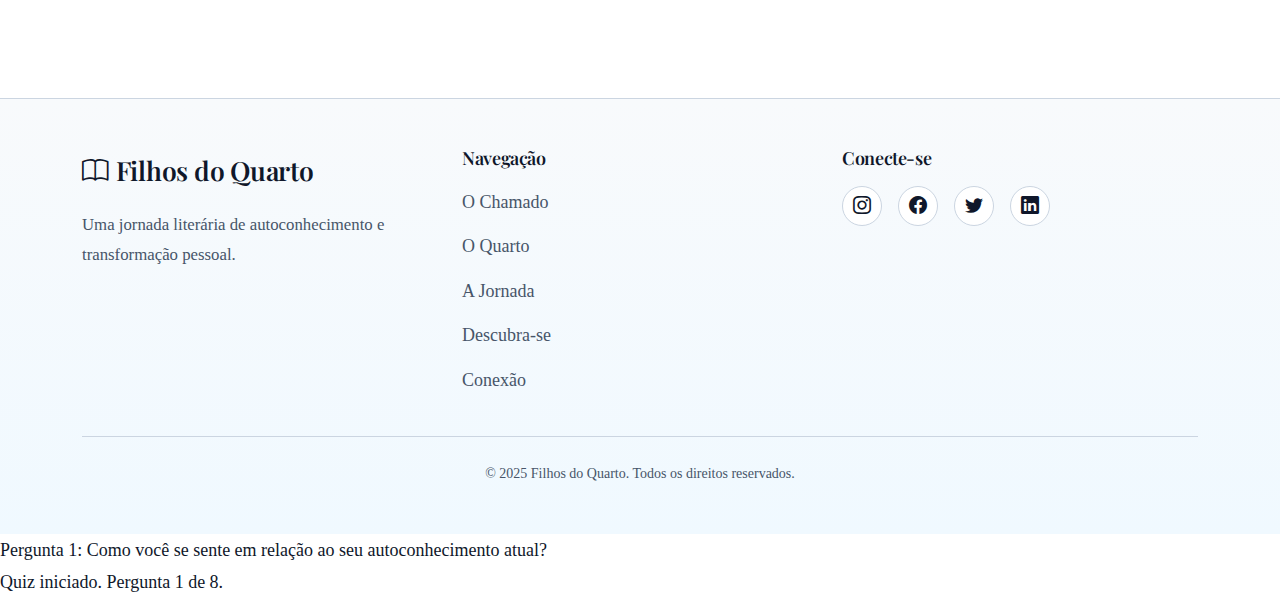
<file: site-feira-main/descubra-se.html>
<!DOCTYPE html>
<html lang="pt-BR">
<head>
    <meta charset="UTF-8">
    <meta name="viewport" content="width=device-width, initial-scale=1.0">
    <meta name="description" content="Descubra em qual etapa da jornada de autoconhecimento você se encontra">
    <title>Descubra-se - Filhos do Quarto</title>
    
    <link href="https://cdn.jsdelivr.net/npm/bootstrap@5.3.2/dist/css/bootstrap.min.css" rel="stylesheet">
    <link rel="preconnect" href="https://fonts.googleapis.com">
    <link rel="preconnect" href="https://fonts.gstatic.com" crossorigin>
    <link href="https://fonts.googleapis.com/css2?family=Inter:wght@300;400;500;600;700&family=Playfair+Display:wght@400;600;700&display=swap" rel="stylesheet">
    <link rel="stylesheet" href="https://cdn.jsdelivr.net/npm/bootstrap-icons@1.11.1/font/bootstrap-icons.css">
    <link rel="stylesheet" href="styles.css">
    <link rel="stylesheet" href="pages.css">
</head>
<body data-theme="light">
    
     
    <nav class="navbar navbar-expand-lg navbar-light bg-white fixed-top shadow-sm" id="mainNav">
        <div class="container">
            <a class="navbar-brand d-flex align-items-center" href="index.html">
                <div class="brand-icon">
                    <i class="bi bi-book"></i>
                </div>
                <span class="ms-2">Auto Conhecimento</span>
            </a>
            
            <button class="navbar-toggler border-0" type="button" data-bs-toggle="collapse" data-bs-target="#navbarNav">
                <span class="navbar-toggler-icon"></span>
            </button>
            
            <div class="collapse navbar-collapse" id="navbarNav">
                <ul class="navbar-nav ms-auto align-items-center">
                    <li class="nav-item">
                        <a class="nav-link" href="index.html">Temas</a>
                    </li>
                    <li class="nav-item">
                        <a class="nav-link" href="a-jornada.html">A Jornada</a>
                    </li>
                    <li class="nav-item">
                        <a class="nav-link" href="o-quarto.html">O Quarto</a>
                    </li>
                    <li class="nav-item">
                        <a class="nav-link active" href="descubra-se.html">Descubra-se</a>
                    </li>
                    <li class="nav-item">
                        <a class="nav-link" href="conexao.html">Conexão</a>
                    </li>
                    <li class="nav-item">
                        <a class="nav-link active" href="sobre-projeto.html">Desenvolvedores</a>
                    </li>
                    <li class="nav-item ms-lg-3">
                        <button class="btn btn-icon" id="themeToggle" aria-label="Alternar modo escuro">
                            <i class="bi bi-moon-fill"></i>
                        </button>
                    </li>
                </ul>
            </div>
        </div>
    </nav>

     
    <section class="page-header">
        <div class="container">
            <div class="row justify-content-center text-center">
                <div class="col-lg-8" data-aos="fade-up">
                    <h1 class="page-title mb-4">Descubra-se</h1>
                    <p class="page-subtitle">
                        Responda com honestidade e descubra em qual etapa da jornada você se encontra
                    </p>
                </div>
            </div>
        </div>
    </section>

     
    <section class="py-5">
        <div class="container py-5">
            <div class="row justify-content-center">
                <div class="col-lg-8">
                    
                     Quiz Progress 
                    <div class="quiz-progress mb-5" data-aos="fade-up">
                        <div class="d-flex justify-content-between align-items-center mb-2">
                            <span class="quiz-progress-text">Pergunta <span id="currentQuestion">1</span> de 8</span>
                            <span class="quiz-progress-percent"><span id="progressPercent">0</span>%</span>
                        </div>
                        <div class="progress" style="height: 8px;">
                            <div class="progress-bar" id="progressBar" role="progressbar" style="width: 0%"></div>
                        </div>
                    </div>

                     Quiz Container 
                    <div id="quizContainer">
                         Questions will be inserted here by JavaScript 
                    </div>

                     Quiz Navigation 
                    <div class="quiz-navigation mt-4" id="quizNavigation" style="display: none;">
                        <button class="btn btn-outline-primary" id="prevBtn" onclick="previousQuestion()">
                            <i class="bi bi-arrow-left me-2"></i>
                            Anterior
                        </button>
                        <button class="btn btn-primary" id="nextBtn" onclick="nextQuestion()">
                            Próxima
                            <i class="bi bi-arrow-right ms-2"></i>
                        </button>
                    </div>

                     Results Container 
                    <div id="resultsContainer" style="display: none;">
                         Results will be inserted here by JavaScript 
                    </div>

                </div>
            </div>
        </div>
    </section>

     
    <footer class="footer py-5">
        <div class="container">
            <div class="row">
                <div class="col-lg-4 mb-4 mb-lg-0">
                    <div class="footer-brand mb-3">
                        <i class="bi bi-book me-2"></i>
                        <span>Filhos do Quarto</span>
                    </div>
                    <p class="footer-text">
                        Uma jornada literária de autoconhecimento e transformação pessoal.
                    </p>
                </div>
                
                <div class="col-lg-4 mb-4 mb-lg-0">
                    <h5 class="footer-title mb-3">Navegação</h5>
                    <ul class="footer-links">
                        <li><a href="index.html">O Chamado</a></li>
                        <li><a href="o-quarto.html">O Quarto</a></li>
                        <li><a href="a-jornada.html">A Jornada</a></li>
                        <li><a href="descubra-se.html">Descubra-se</a></li>
                        <li><a href="conexao.html">Conexão</a></li>
                    </ul>
                </div>
                
                <div class="col-lg-4">
                    <h5 class="footer-title mb-3">Conecte-se</h5>
                    <div class="social-links">
                        <a href="#" class="social-link" aria-label="Instagram">
                            <i class="bi bi-instagram"></i>
                        </a>
                        <a href="#" class="social-link" aria-label="Facebook">
                            <i class="bi bi-facebook"></i>
                        </a>
                        <a href="#" class="social-link" aria-label="Twitter">
                            <i class="bi bi-twitter"></i>
                        </a>
                        <a href="#" class="social-link" aria-label="LinkedIn">
                            <i class="bi bi-linkedin"></i>
                        </a>
                    </div>
                </div>
            </div>
            
            <hr class="footer-divider my-4">
            
            <div class="row">
                <div class="col-12 text-center">
                    <p class="footer-copyright mb-0">
                        &copy; 2025 Filhos do Quarto. Todos os direitos reservados.
                    </p>
                </div>
            </div>
        </div>
    </footer>

    <script src="https://cdn.jsdelivr.net/npm/bootstrap@5.3.2/dist/js/bootstrap.bundle.min.js"></script>
    <link href="https://unpkg.com/aos@2.3.1/dist/aos.css" rel="stylesheet">
    <script src="https://unpkg.com/aos@2.3.1/dist/aos.js"></script>
    <script src="script.js"></script>
    <script src="quiz.js"></script>
</body>
</html>
</file>
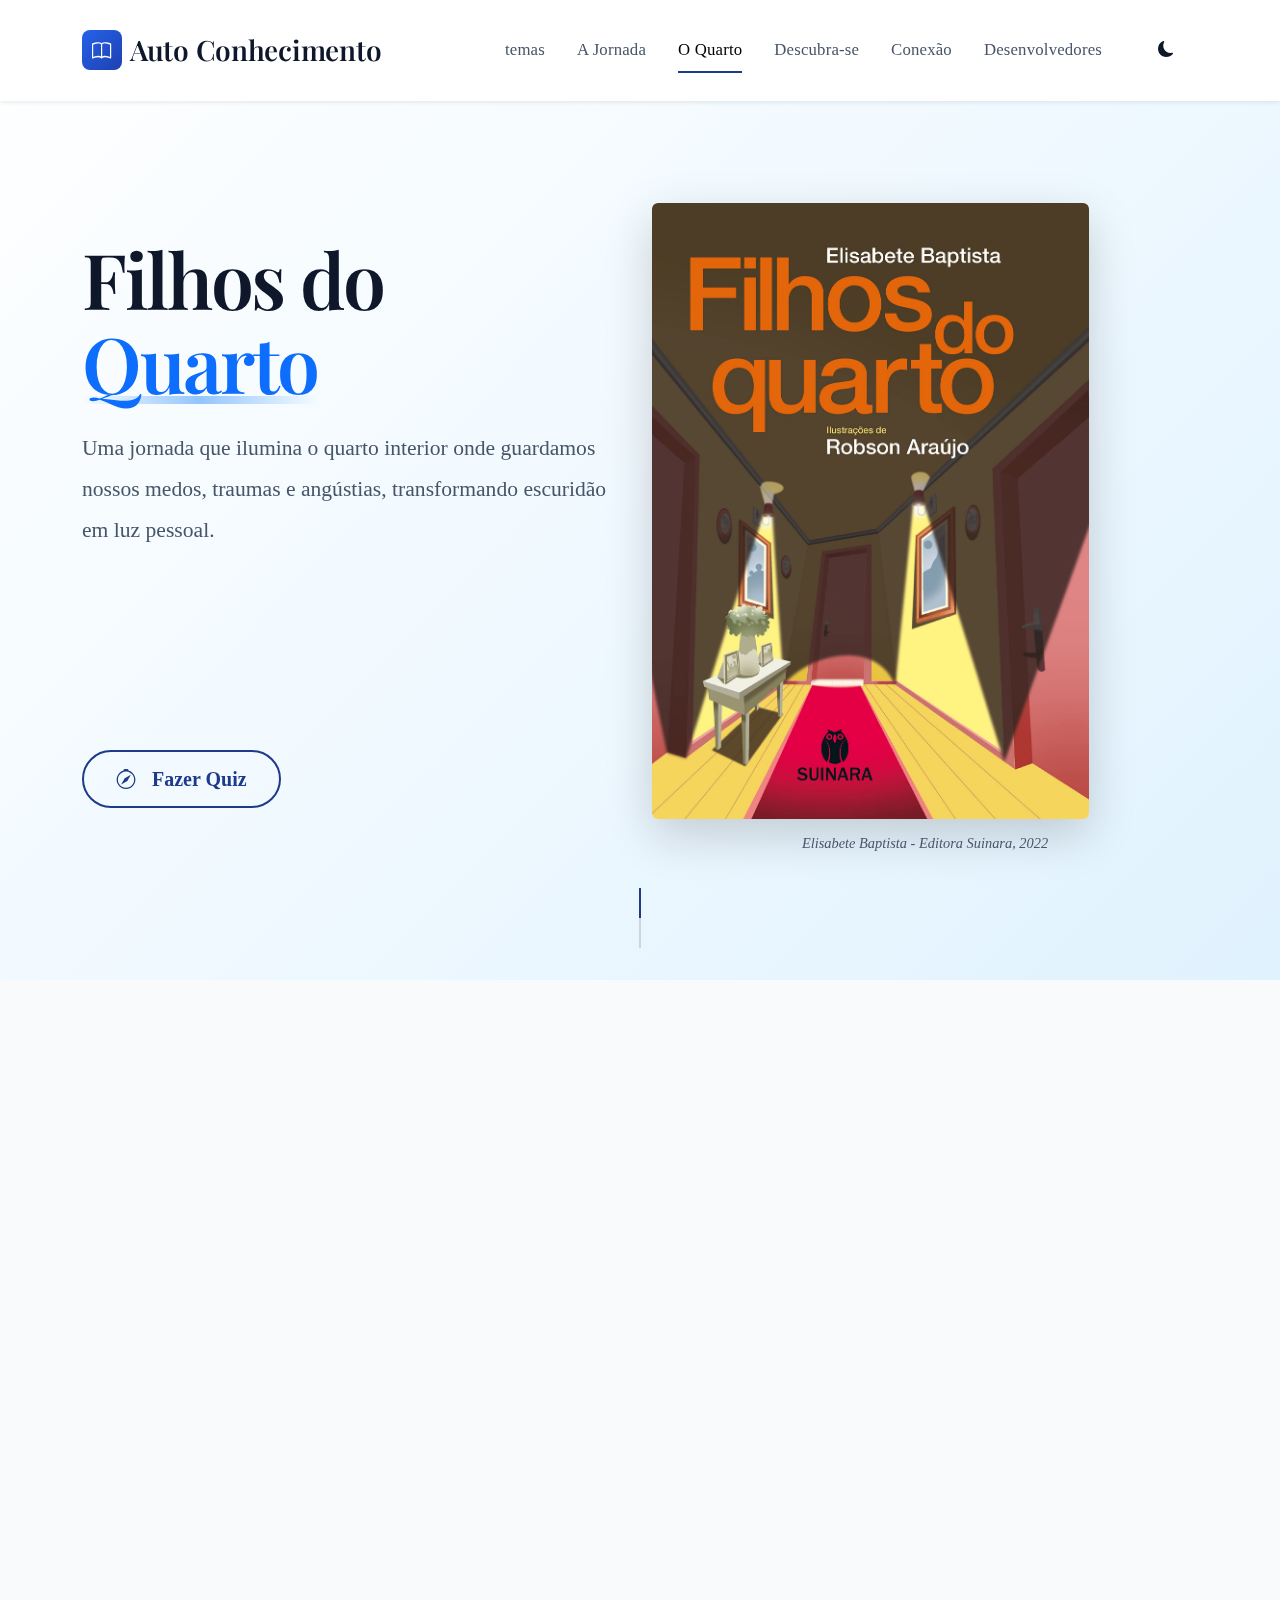
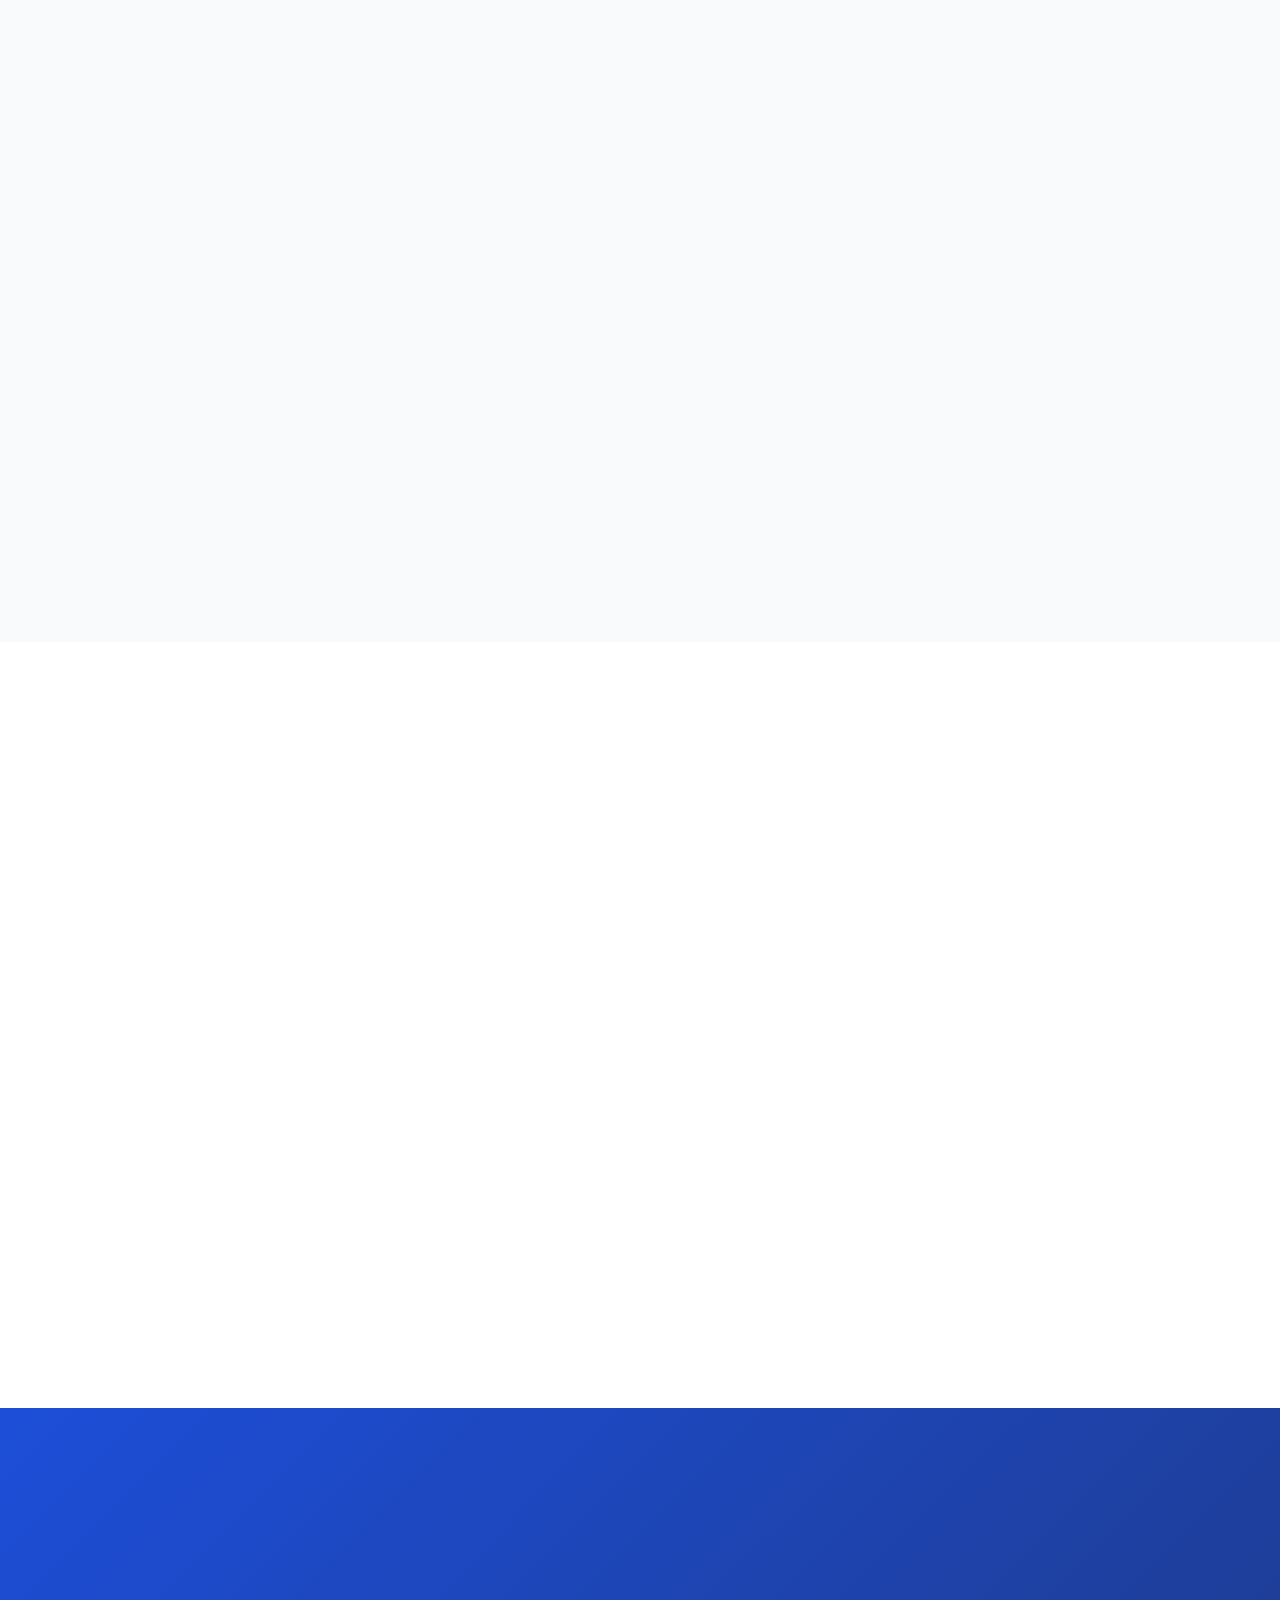
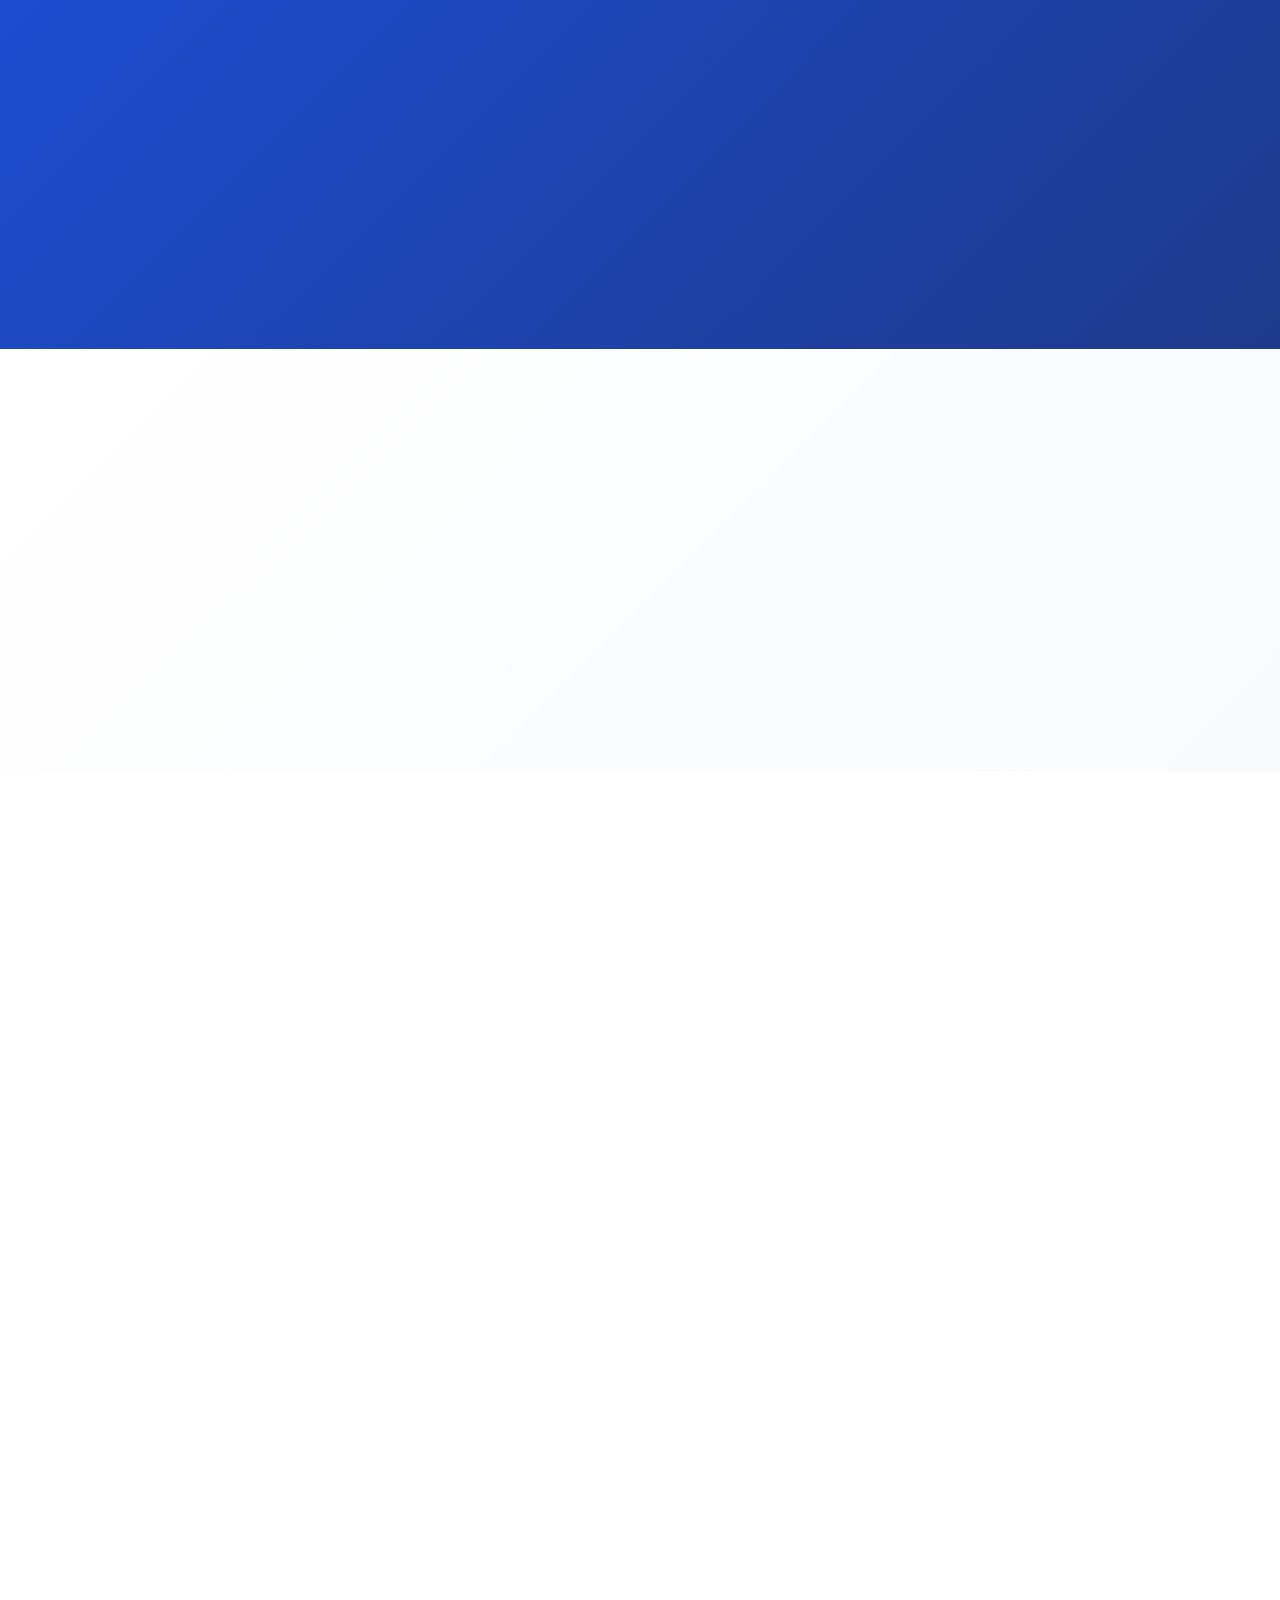
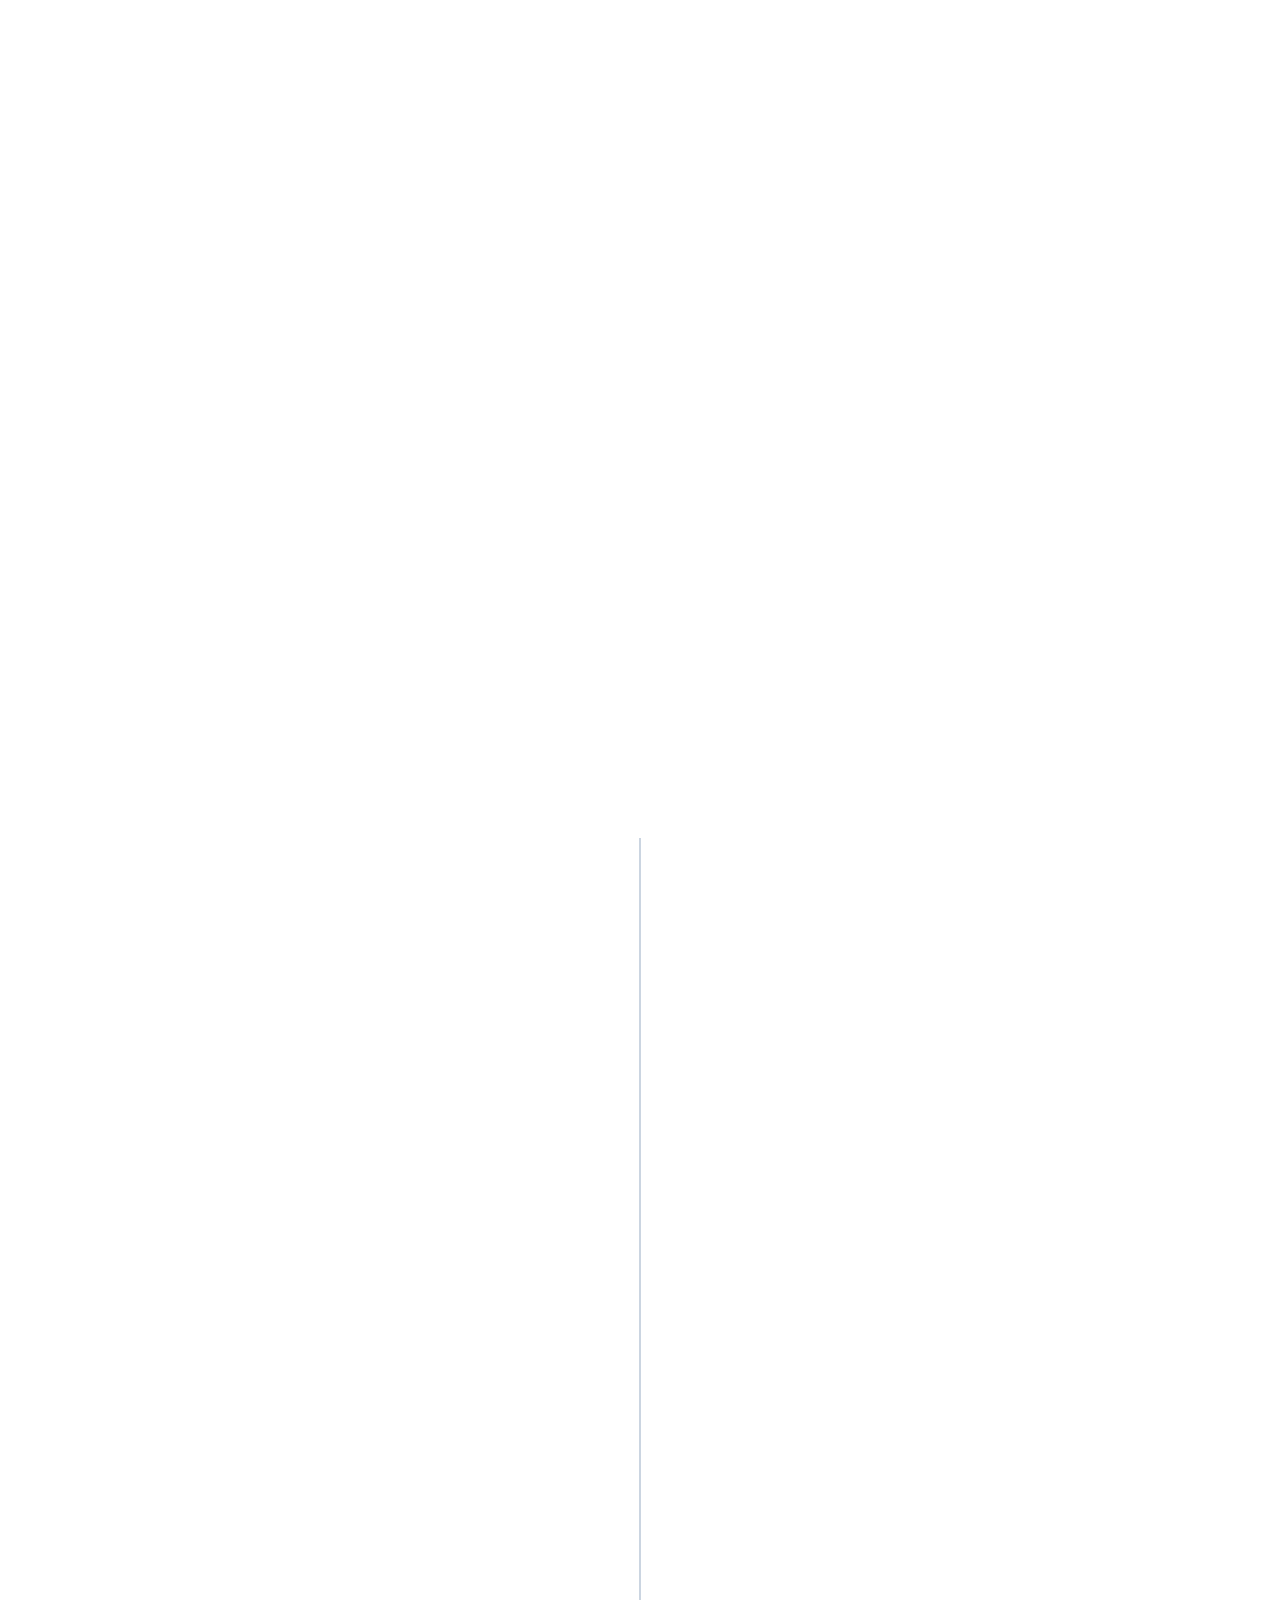
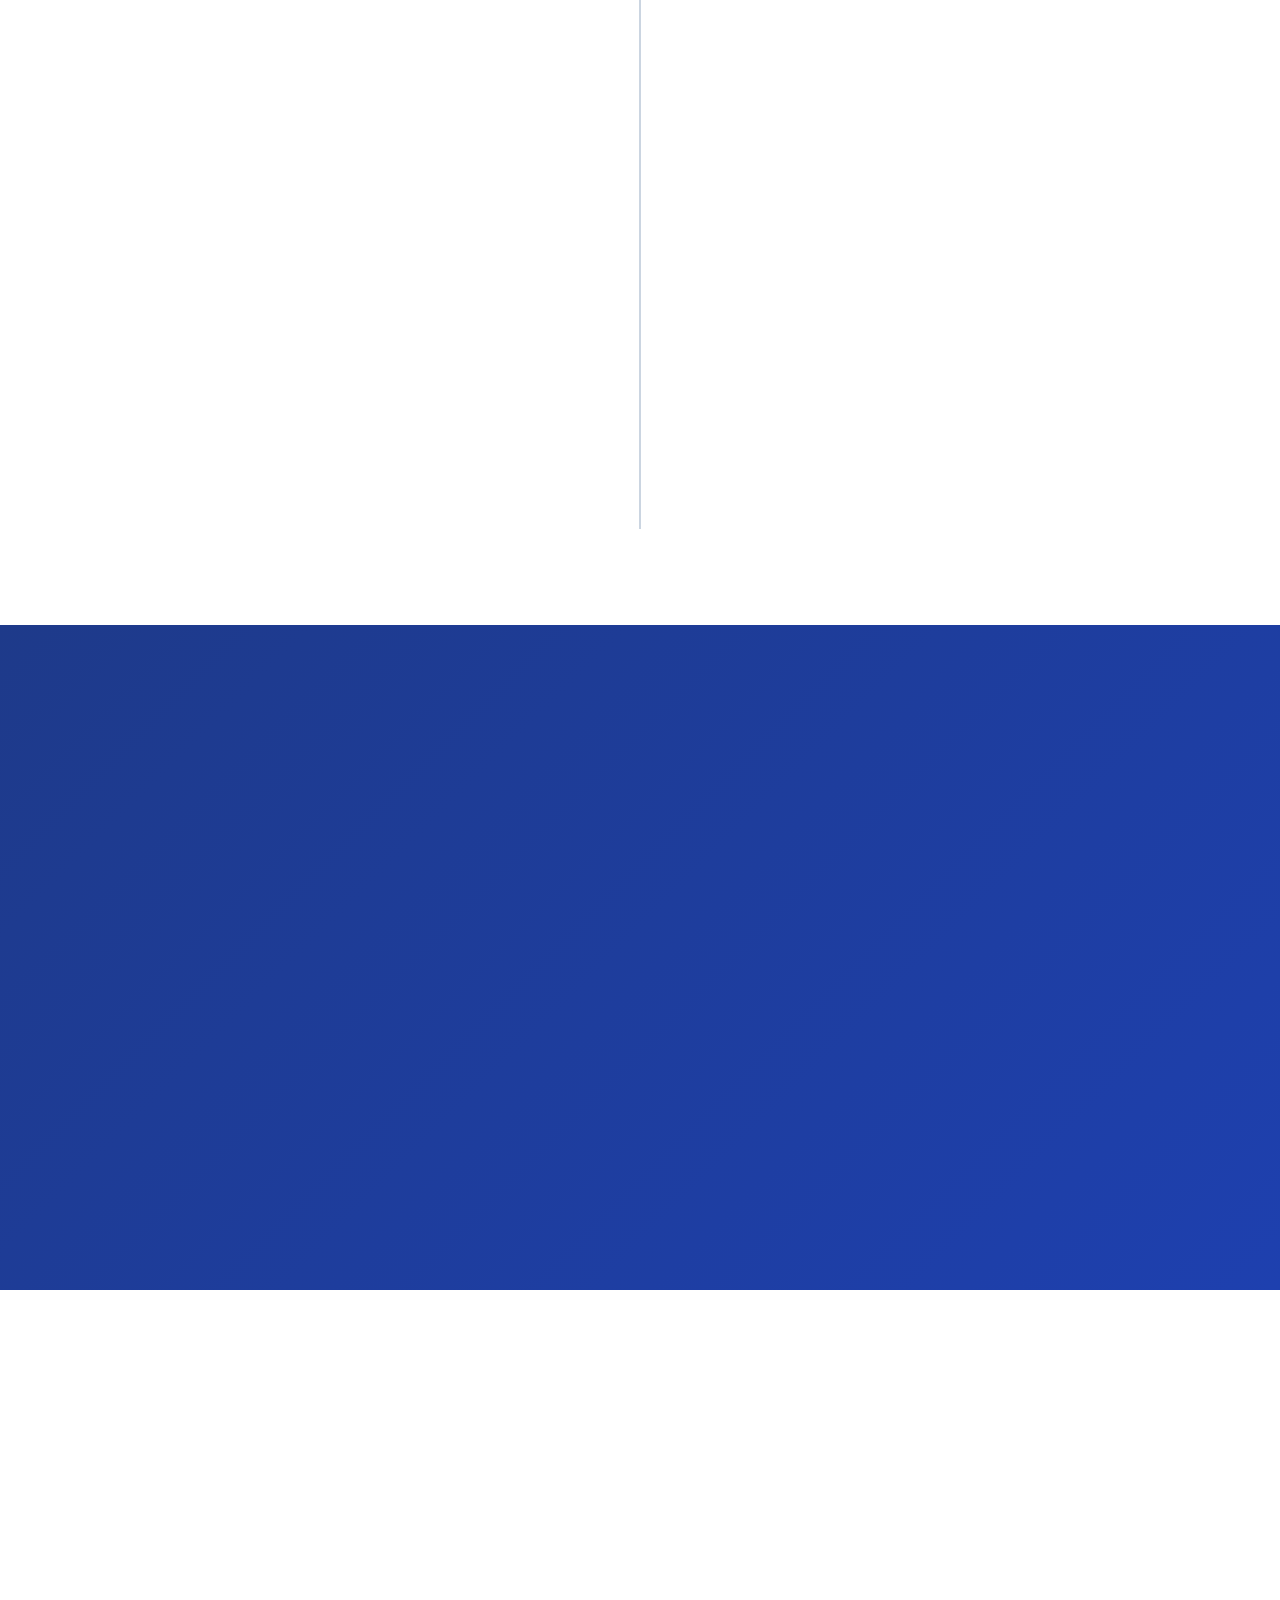
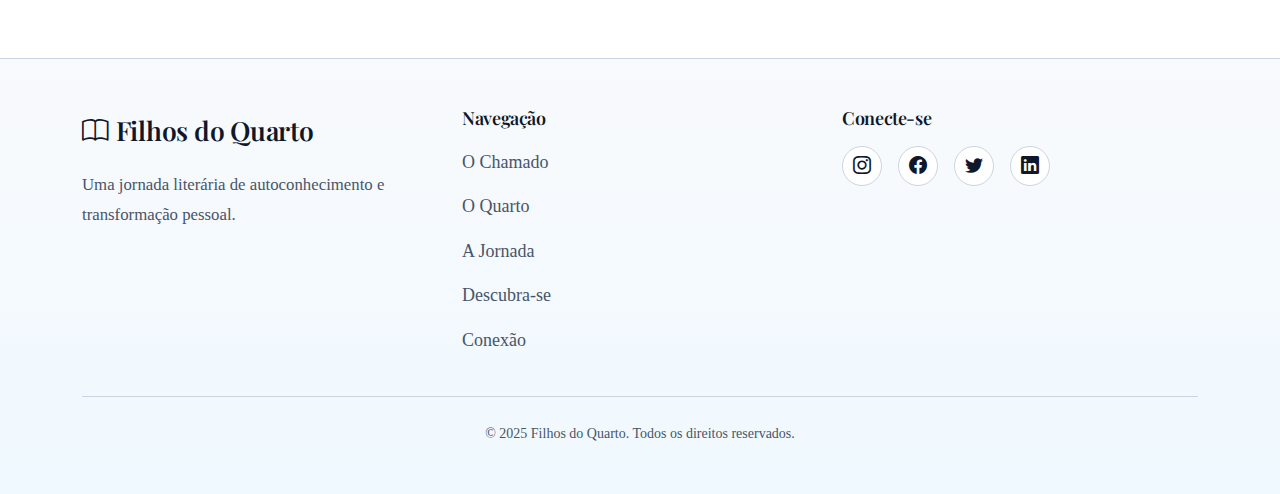
<file: site-feira-main/o-quarto.html>
<!DOCTYPE html>
<html lang="pt-BR">
<head>
    <meta charset="UTF-8">
    <meta name="viewport" content="width=device-width, initial-scale=1.0">
    <meta name="description" content="Conheça os personagens e a história por trás de Filhos do Quarto">
    <title>O Quarto - Filhos do Quarto</title>
    
    <link href="https://cdn.jsdelivr.net/npm/bootstrap@5.3.2/dist/css/bootstrap.min.css" rel="stylesheet">
    <link rel="preconnect" href="https://fonts.googleapis.com">
    <link rel="preconnect" href="https://fonts.gstatic.com" crossorigin>
    <link href="https://fonts.googleapis.com/css2?family=Inter:wght@300;400;500;600;700&family=Playfair+Display:wght@400;600;700&display=swap" rel="stylesheet">
    <link rel="stylesheet" href="https://cdn.jsdelivr.net/npm/bootstrap-icons@1.11.1/font/bootstrap-icons.css">
    <link rel="stylesheet" href="styles.css">
    <link rel="stylesheet" href="pages.css">
</head>
<body data-theme="light">

    
    <!-- Navegação com acessibilidade aprimorada -->
    <nav class="navbar navbar-expand-lg navbar-light bg-white fixed-top shadow-sm" id="mainNav" role="navigation" aria-label="Navegação principal">
        <div class="container">
            <a class="navbar-brand d-flex align-items-center" href="index.html">
                <div class="brand-icon">
                    <i class="bi bi-book"></i>
                </div>
                <span class="ms-2">Auto Conhecimento</span>
            </a>
            
            <button class="navbar-toggler border-0" type="button" data-bs-toggle="collapse" data-bs-target="#navbarNav"
            >
                <span class="navbar-toggler-icon"></span>
            </button>
            
            <div class="collapse navbar-collapse" id="navbarNav">
                <ul class="navbar-nav ms-auto align-items-center">
                    <li class="nav-item">
                        <a class="nav-link" href="index.html">temas</a>
                    </li>
                    <li class="nav-item">
                        <a class="nav-link active" href="a-jornada.html">A Jornada</a>
                    </li>
                    <li class="nav-item">
                        <a class="nav-link" href="o-quarto.html">O Quarto</a>
                    </li> 
                    <li class="nav-item">
                        <a class="nav-link" href="descubra-se.html">Descubra-se</a>
                    </li>
                    <li class="nav-item">
                        <a class="nav-link" href="conexao.html">Conexão</a>
                    </li>
                    <li class="nav-item">
                        <a class="nav-link active" href="sobre-projeto.html">Desenvolvedores</a>
                    </li>
                    <li class="nav-item ms-lg-3">
                        <button class="btn btn-icon" id="themeToggle" aria-label="Alternar modo escuro">
                            <i class="bi bi-moon-fill"></i>
                        </button>
                    </li>
                </ul>
            </div>
        </div>
    </nav>

    <!-- Hero Section com conteúdo mais profundo e poético -->
    <section class="hero-section" id="hero">
        <div class="container">
            <div class="row align-items-center min-vh-100 py-5">
                <div class="col-lg-6 mb-5 mb-lg-0" data-aos="fade-right">
                    
                    <h1 class="hero-title mb-4">
                        Filhos do <span class="text-primary">Quarto</span>
                    </h1>
                    
                    <p class="hero-subtitle mb-4">
                        Uma jornada que ilumina o quarto interior onde guardamos nossos medos, traumas e angústias, transformando escuridão em luz pessoal.
                    </p>
                    
                    <ul class="feature-list mb-5">
                        <li>
                            <i class="bi bi-circle-fill" aria-hidden="true"></i>
                            <span>Sobre cura emocional e autoconfiança</span>
                        </li>
                        <li>
                            <i class="bi bi-circle-fill" aria-hidden="true"></i>
                            <span>Transforme angústia em força, medo em coragem</span>
                        </li>
                        <li>
                            <i class="bi bi-circle-fill" aria-hidden="true"></i>
                            <span>Descubra o caminho para uma vida plena e com paz</span>
                        </li>
                    </ul>
                    
                    <div class="hero-cta">
                        <a href="descubra-se.html" class="btn btn-outline-primary btn-lg mb-3">
                            <i class="bi bi-compass me-2"></i>
                            Fazer Quiz
                        </a>
                    </div>
                </div>
                
                <div class="col-lg-6" data-aos="fade-left">
                    <figure>
                        <img src="public/capa-filhos-do-quarto.jpg" 
                             alt="Capa do Livro Filhos do Quarto" 
                             class="img-fluid rounded shadow-lg"
                             style="max-width: 80%; height: auto;">
                        <figcaption>Elisabete Baptista - Editora Suinara, 2022</figcaption>
                    </figure>
                </div>
            </div>
        </div>
        
        <!-- Scroll Indicator -->
        <div class="scroll-indicator" aria-hidden="true">
            <div class="scroll-line"></div>
        </div>
    </section>

    <!-- Nova seção sobre o livro com mais profundidade -->
    <section class="about-book-section py-5" style="background-color: var(--color-bg-secondary);">
        <div class="container py-5">
            <div class="row justify-content-center">
                <div class="col-lg-10">
                    <div class="text-center mb-5" data-aos="fade-up">
                        <h2 class="section-title mb-4">Sobre o Livro</h2>
                        <p class="section-subtitle">
                            Uma obra que ilumina o quarto interior onde guardamos nossas feridas emocionais
                        </p>
                    </div>
                    
                    <div class="row g-5 align-items-center mb-5">
                        <div class="col-lg-6" data-aos="fade-right">
                            <figure>
                                <img src="public/Elisabete-Baptista.jpg" 
                                     alt="Capa do Livro Filhos do Quarto" 
                                     class="img-fluid rounded shadow"
                                     style="max-width: 100%; height: auto;">
                                <figcaption>Elisabete Baptista, autora de "Filhos do Quarto"</figcaption>
                            </figure>
                        </div>
                        <div class="col-lg-6" data-aos="fade-left">
                            <h3 class="mb-4" style="font-size: 2rem; font-weight: 600;">A Autora e a Obra</h3>
                            <p style="font-size: 1.1rem; line-height: 1.8; margin-bottom: 1.5rem;">
                                <strong>Elisabete Baptista</strong> nos convida a refletir sobre o quarto interior onde guardamos nossos medos, traumas e angústias. Este espaço, que pode ser um refúgio momentâneo em tempos de dor, torna-se uma prisão quando permanecemos nele por muito tempo.
                            </p>
                            <p style="font-size: 1.1rem; line-height: 1.8; margin-bottom: 1.5rem;">
                                O livro aborda questões profundas: como enfrentar perdas, traumas e experiências que nos abalam? Como lidar com feridas invisíveis que marcam nossa alma? A obra propõe iluminar esse quarto escuro e despertar em cada um a vontade de viver com plenitude, paz e amor.
                            </p>
                            <div class="reference">
                                Baptista, Elisabete. <em>Filhos do Quarto</em>. Editora Suinara, 2022. 112 páginas. ISBN: 978-6584690073
                            </div>
                        </div>
                    </div>
                    
                    <div class="row g-4">
                        <div class="col-md-6" data-aos="fade-up" data-aos-delay="100">
                            <div style="background: var(--color-bg); border-radius: 1rem; padding: 2rem; height: 100%; border: 1px solid var(--color-border); box-shadow: 0 4px 16px rgba(0,0,0,0.08);">
                                <div style="width: 60px; height: 60px; background: var(--color-primary-light); border-radius: 0.75rem; display: flex; align-items: center; justify-content: center; margin-bottom: 1.5rem;">
                                    <i class="bi bi-heart" style="font-size: 1.75rem; color: var(--color-primary);"></i>
                                </div>
                                <h4 style="font-size: 1.35rem; font-weight: 600; margin-bottom: 1rem;">Autoconfiança e Autoestima</h4>
                                <p style="color: var(--color-text-secondary); line-height: 1.7; font-size: 1.05rem;">
                                    O livro fortalece sua voz interior e ajuda a construir uma confiança que não depende da aprovação externa. Você aprende que tem valor e é capaz.
                                </p>
                            </div>
                        </div>
                        <div class="col-md-6" data-aos="fade-up" data-aos-delay="200">
                            <div style="background: var(--color-bg); border-radius: 1rem; padding: 2rem; height: 100%; border: 1px solid var(--color-border); box-shadow: 0 4px 16px rgba(0,0,0,0.08);">
                                <div style="width: 60px; height: 60px; background: var(--color-primary-light); border-radius: 0.75rem; display: flex; align-items: center; justify-content: center; margin-bottom: 1.5rem;">
                                    <i class="bi bi-lightbulb" style="font-size: 1.75rem; color: var(--color-primary);"></i>
                                </div>
                                <h4 style="font-size: 1.35rem; font-weight: 600; margin-bottom: 1rem;">Transformação Emocional</h4>
                                <p style="color: var(--color-text-secondary); line-height: 1.7; font-size: 1.05rem;">
                                    Aprenda a transformar angústia em força, medo em coragem, e escuridão em luz pessoal. Saia do quarto emocional e pise forte no seu valor.
                                </p>
                            </div>
                        </div>
                    </div>
                </div>
            </div>
        </div>
    </section>

    <!-- About Section com reflexões mais profundas -->
    <section class="about-section py-5" id="about">
        <div class="container py-5">
            <div class="row justify-content-center">
                <div class="col-lg-10">
                    <div class="text-center mb-5" data-aos="fade-up">
                        <h2 class="section-title mb-4">O Quarto Interior</h2>
                        <p class="section-subtitle">
                            Entenda a metáfora do quarto como o espaço onde guardamos nossas feridas emocionais
                        </p>
                    </div>
                    
                    <div class="row g-4">
                        <div class="col-md-4" data-aos="fade-up" data-aos-delay="100">
                            <div class="feature-card text-center">
                                <div class="feature-icon">
                                    <i class="bi bi-door-closed"></i>
                                </div>
                                <h3 class="feature-title">O Refúgio</h3>
                                <p class="feature-description">
                                    O quarto pode ser um refúgio momentâneo em tempos de tristeza e dor, um lugar seguro para processar emoções difíceis
                                </p>
                            </div>
                        </div>
                        
                        <div class="col-md-4" data-aos="fade-up" data-aos-delay="200">
                            <div class="feature-card text-center">
                                <div class="feature-icon">
                                    <i class="bi bi-exclamation-triangle"></i>
                                </div>
                                <h3 class="feature-title">O Perigo</h3>
                                <p class="feature-description">
                                    Mas se permanecemos nele por muito tempo, escondendo problemas e medos, podemos ser sugados pela escuridão emocional
                                </p>
                            </div>
                        </div>
                        
                        <div class="col-md-4" data-aos="fade-up" data-aos-delay="300">
                            <div class="feature-card text-center">
                                <div class="feature-icon">
                                    <i class="bi bi-lightbulb"></i>
                                </div>
                                <h3 class="feature-title">A Luz</h3>
                                <p class="feature-description">
                                    Este livro traz luz para esse quarto interior, despertando a vontade de viver com plenitude, paz e amor
                                </p>
                            </div>
                        </div>
                    </div>
                </div>
            </div>
        </div>
    </section>

    <!-- CTA Section -->
    <section class="cta-section py-5">
        <div class="container py-5">
            <div class="row justify-content-center">
                <div class="col-lg-8 text-center" data-aos="zoom-in">
                    <h2 class="cta-title mb-4">Você está cansado de se sentir invisível?</h2>
                    <p class="cta-text mb-5">
                        De duvidar de si mesmo, de esconder quem é? Esta leitura pode ser o empurrão que você precisava para deixar o quarto e pisar forte no seu valor.
                    </p>
                    <a href="descubra-se.html" class="btn btn-light btn-lg">
                        Fazer o Quiz Agora
                        <i class="bi bi-arrow-right ms-2"></i>
                    </a>
                </div>
            </div>
        </div>
    </section>

    
     


     
    <section class="page-header">
        <div class="container">
            <div class="row justify-content-center text-center">
                <div class="col-lg-8" data-aos="fade-up">
                    <h1 class="page-title mb-4">O Quarto</h1>
                    <p class="page-subtitle">
                        O espaço interior onde guardamos nossos medos, traumas e angústias
                    </p>
                </div>
            </div>
        </div>
    </section>

     
    <section class="py-5">
        <div class="container py-5">
            <div class="row justify-content-center mb-5">
                <div class="col-lg-10" data-aos="fade-up">
                    <div class="story-card">
                        <h2 class="mb-4">A Metáfora do Quarto</h2>
                        <p class="lead mb-4">
                            O quarto pode se tornar um refúgio momentâneo numa hora de tristeza e dor, mas se continuarmos nele por muito tempo, escondendo nossos problemas, angústias e medos, seremos sugados a qualquer momento.
                        </p>
                        <p class="mb-4">
                            O que fazer quando enfrentamos situações de perda, trauma, perseguição ou qualquer outra experiência que nos abala? Como agir diante de fatos que causam feridas invisíveis e profundas na nossa alma? Quem nunca se sentiu perdido diante de situações de grande estresse emocional?
                        </p>
                        <p>
                            Este livro pretende colaborar para que haja uma luz nesse quarto interior e que acenda em cada um de nós a vontade de ter uma vida plena, de paz e muito amor. É um convite para fazer parte de uma corrente em que cada elo recebe e doa gentileza para o mundo.
                        </p>
                        <div class="reference mt-4">
                            Baptista, Elisabete. <em>Filhos do Quarto</em>. Editora Suinara, 2022.
                        </div>
                    </div>
                </div>
            </div>

             
            <div class="row justify-content-center mb-5">
                <div class="col-lg-10">
                    <h2 class="text-center mb-5" data-aos="fade-up">Temas Abordados</h2>
                    
                    <div class="row g-4">
                        <div class="col-md-6" data-aos="fade-up" data-aos-delay="100">
                            <div class="character-card">
                                <div class="character-icon">
                                    <i class="bi bi-heart-pulse"></i>
                                </div>
                                <h3 class="character-name">Feridas Invisíveis</h3>
                                <p class="character-description">
                                    O livro aborda as feridas emocionais profundas que carregamos - traumas, perdas, perseguições e experiências que nos abalam. Essas feridas invisíveis marcam nossa alma e afetam como vivemos.
                                </p>
                            </div>
                        </div>
                        
                        <div class="col-md-6" data-aos="fade-up" data-aos-delay="200">
                            <div class="character-card">
                                <div class="character-icon">
                                    <i class="bi bi-shield-check"></i>
                                </div>
                                <h3 class="character-name">Autoconfiança</h3>
                                <p class="character-description">
                                    Fortaleça sua voz interior e construa uma confiança que não depende do que os outros pensam. Reconheça: "eu posso, eu tenho valor, eu sou capaz". Saia da cama emocional e olhe no espelho.
                                </p>
                            </div>
                        </div>
                        
                        <div class="col-md-6" data-aos="fade-up" data-aos-delay="300">
                            <div class="character-card">
                                <div class="character-icon">
                                    <i class="bi bi-arrow-repeat"></i>
                                </div>
                                <h3 class="character-name">Transformação</h3>
                                <p class="character-description">
                                    Aprenda a transformar angústia em força, medo em coragem, escuridão em luz pessoal. O livro mostra que é possível sair do quarto interior e viver com plenitude.
                                </p>
                            </div>
                        </div>
                        
                        <div class="col-md-6" data-aos="fade-up" data-aos-delay="400">
                            <div class="character-card">
                                <div class="character-icon">
                                    <i class="bi bi-people"></i>
                                </div>
                                <h3 class="character-name">Gentileza e Conexão</h3>
                                <p class="character-description">
                                    Uma corrente onde cada elo recebe e doa gentileza para o mundo. O livro convida você a fazer parte dessa rede de apoio mútuo, paz e amor.
                                </p>
                            </div>
                        </div>
                    </div>
                </div>
            </div>

             
            <div class="row justify-content-center">
                <div class="col-lg-10">
                    <h2 class="text-center mb-5" data-aos="fade-up">A Jornada Emocional</h2>
                    
                    <div class="timeline">
                        <div class="timeline-item" data-aos="fade-right">
                            <div class="timeline-marker"></div>
                            <div class="timeline-content">
                                <h4 class="timeline-title">O Refúgio</h4>
                                <p class="timeline-description">
                                    Quando a dor chega, o quarto se torna um refúgio natural. É um espaço seguro onde podemos processar nossas emoções longe do mundo exterior.
                                </p>
                            </div>
                        </div>
                        
                        <div class="timeline-item" data-aos="fade-left">
                            <div class="timeline-marker"></div>
                            <div class="timeline-content">
                                <h4 class="timeline-title">A Reclusão</h4>
                                <p class="timeline-description">
                                    Mas o que era temporário pode se tornar permanente. Começamos a esconder nossos problemas, angústias e medos, permanecendo no quarto por muito tempo.
                                </p>
                            </div>
                        </div>
                        
                        <div class="timeline-item" data-aos="fade-right">
                            <div class="timeline-marker"></div>
                            <div class="timeline-content">
                                <h4 class="timeline-title">O Reconhecimento</h4>
                                <p class="timeline-description">
                                    Percebemos que estamos presos. As feridas invisíveis - traumas, perdas, estresse emocional - nos mantêm cativos em nosso próprio quarto interior.
                                </p>
                            </div>
                        </div>
                        
                        <div class="timeline-item" data-aos="fade-left">
                            <div class="timeline-marker"></div>
                            <div class="timeline-content">
                                <h4 class="timeline-title">A Iluminação</h4>
                                <p class="timeline-description">
                                    Uma luz começa a brilhar no quarto escuro. Despertamos para a possibilidade de uma vida plena, de paz e amor. A autoconfiança começa a renascer.
                                </p>
                            </div>
                        </div>
                        
                        <div class="timeline-item" data-aos="fade-right">
                            <div class="timeline-marker"></div>
                            <div class="timeline-content">
                                <h4 class="timeline-title">A Saída</h4>
                                <p class="timeline-description">
                                    Finalmente, deixamos o quarto. Transformamos angústia em força, medo em coragem. Pisamos forte no nosso valor e nos conectamos com o mundo através da gentileza.
                                </p>
                            </div>
                        </div>
                    </div>
                </div>
            </div>
        </div>
    </section>

     
    <section class="quote-section py-5">
        <div class="container py-5">
            <div class="row justify-content-center">
                <div class="col-lg-8 text-center" data-aos="zoom-in">
                    <blockquote class="featured-quote">
                        <i class="bi bi-quote quote-mark"></i>
                        <p class="quote-text-large">
                            "Esse livro pretende colaborar para que haja uma luz nesse quarto interior e que acenda em cada um de nós a vontade de ter uma vida plena, de paz e muito amor."
                        </p>
                        <cite class="quote-cite">— Elisabete Baptista, Filhos do Quarto</cite>
                    </blockquote>
                </div>
            </div>
        </div>
    </section>

     
    <section class="py-5">
        <div class="container py-5">
            <div class="row justify-content-center">
                <div class="col-lg-8 text-center" data-aos="fade-up">
                    <h2 class="mb-4">Pronto para Sua Jornada?</h2>
                    <p class="mb-4">Descubra em qual fase da jornada você se encontra</p>
                    <a href="descubra-se.html" class="btn btn-primary btn-lg">
                        Fazer o Quiz
                        <i class="bi bi-arrow-right ms-2"></i>
                    </a>
                </div>
            </div>
        </div>
    </section>

     
    <footer class="footer py-5">
        <div class="container">
            <div class="row">
                <div class="col-lg-4 mb-4 mb-lg-0">
                    <div class="footer-brand mb-3">
                        <i class="bi bi-book me-2"></i>
                        <span>Filhos do Quarto</span>
                    </div>
                    <p class="footer-text">
                        Uma jornada literária de autoconhecimento e transformação pessoal.
                    </p>
                </div>
                
                <div class="col-lg-4 mb-4 mb-lg-0">
                    <h5 class="footer-title mb-3">Navegação</h5>
                    <ul class="footer-links">
                        <li><a href="index.html">O Chamado</a></li>
                        <li><a href="o-quarto.html">O Quarto</a></li>
                        <li><a href="a-jornada.html">A Jornada</a></li>
                        <li><a href="descubra-se.html">Descubra-se</a></li>
                        <li><a href="conexao.html">Conexão</a></li>
                    </ul>
                </div>
                
                <div class="col-lg-4">
                    <h5 class="footer-title mb-3">Conecte-se</h5>
                    <div class="social-links">
                        <a href="#" class="social-link" aria-label="Instagram">
                            <i class="bi bi-instagram"></i>
                        </a>
                        <a href="#" class="social-link" aria-label="Facebook">
                            <i class="bi bi-facebook"></i>
                        </a>
                        <a href="#" class="social-link" aria-label="Twitter">
                            <i class="bi bi-twitter"></i>
                        </a>
                        <a href="#" class="social-link" aria-label="LinkedIn">
                            <i class="bi bi-linkedin"></i>
                        </a>
                    </div>
                </div>
            </div>
            
            <hr class="footer-divider my-4">
            
            <div class="row">
                <div class="col-12 text-center">
                    <p class="footer-copyright mb-0">
                        &copy; 2025 Filhos do Quarto. Todos os direitos reservados.
                    </p>
                </div>
            </div>
        </div>
    </footer>

    <script src="https://cdn.jsdelivr.net/npm/bootstrap@5.3.2/dist/js/bootstrap.bundle.min.js"></script>
    <link href="https://unpkg.com/aos@2.3.1/dist/aos.css" rel="stylesheet">
    <script src="https://unpkg.com/aos@2.3.1/dist/aos.js"></script>
    <script src="script.js"></script>
</body>
</html>
</file>
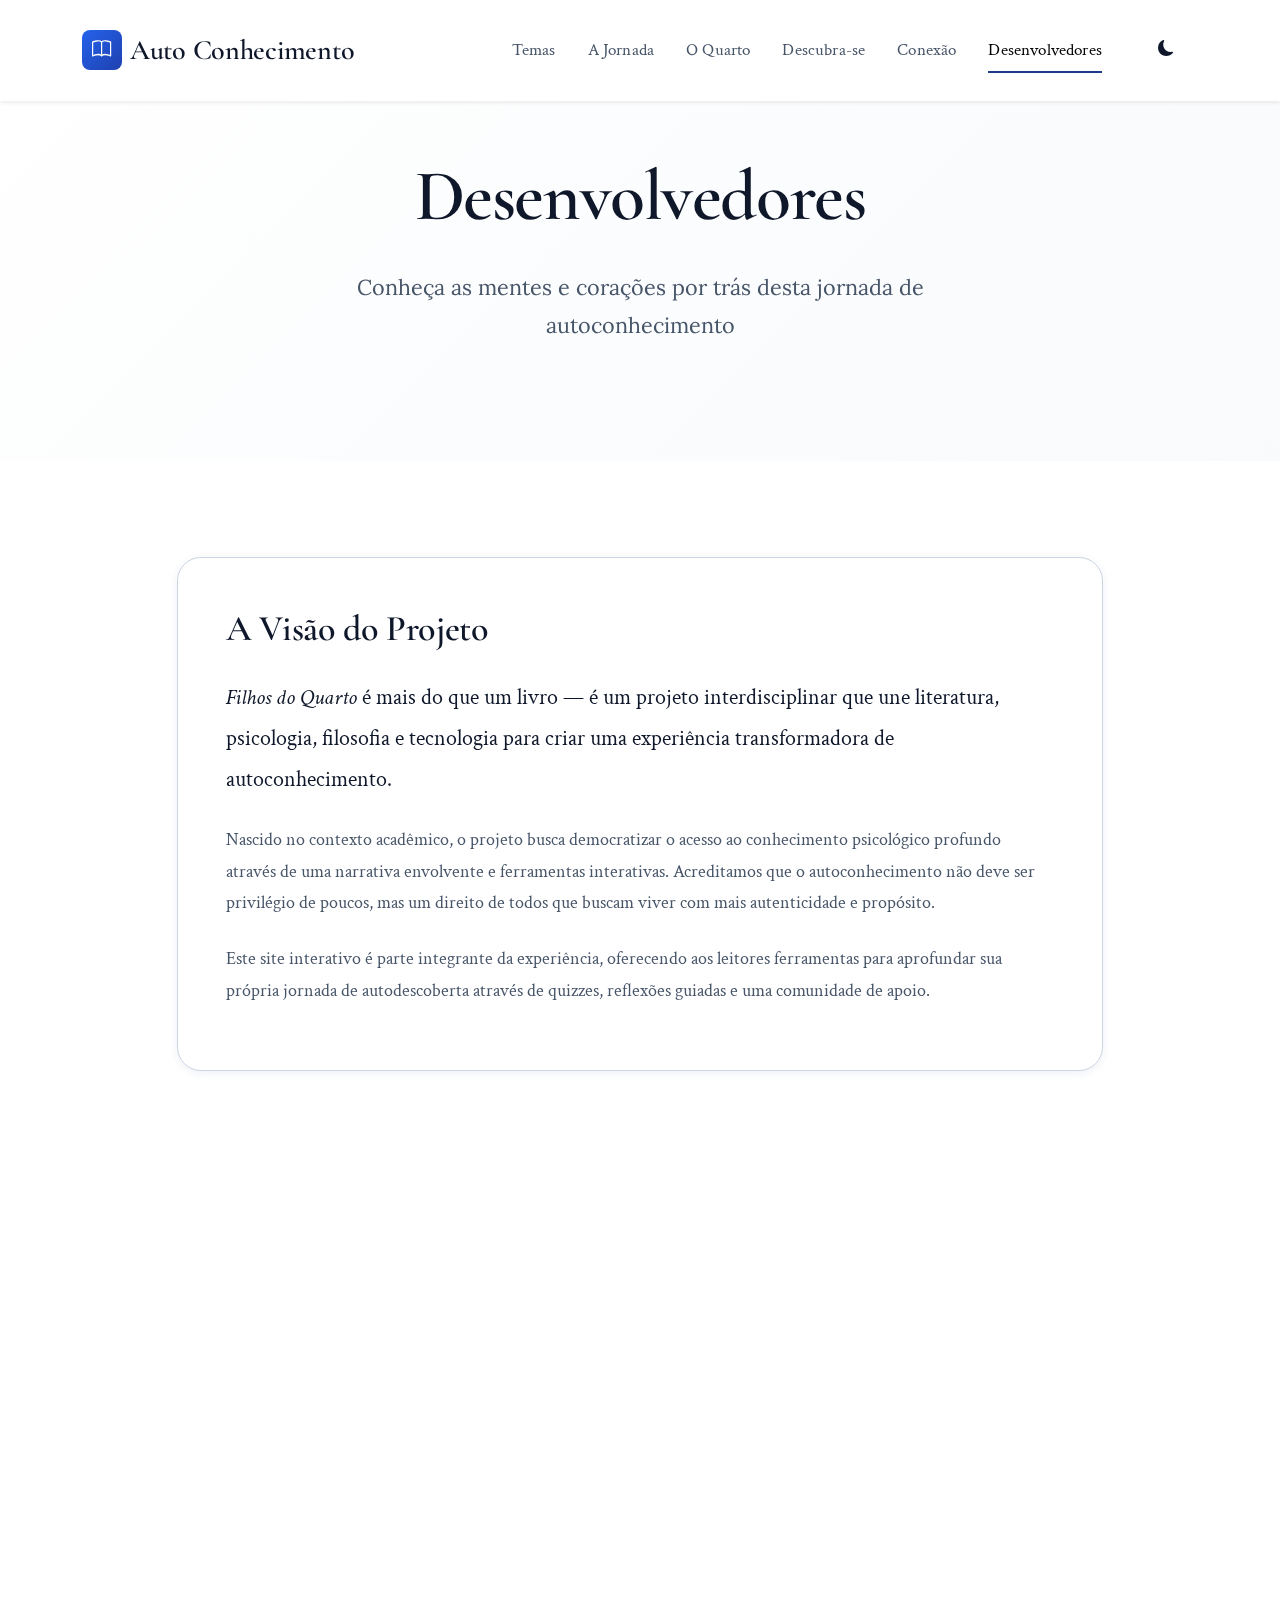
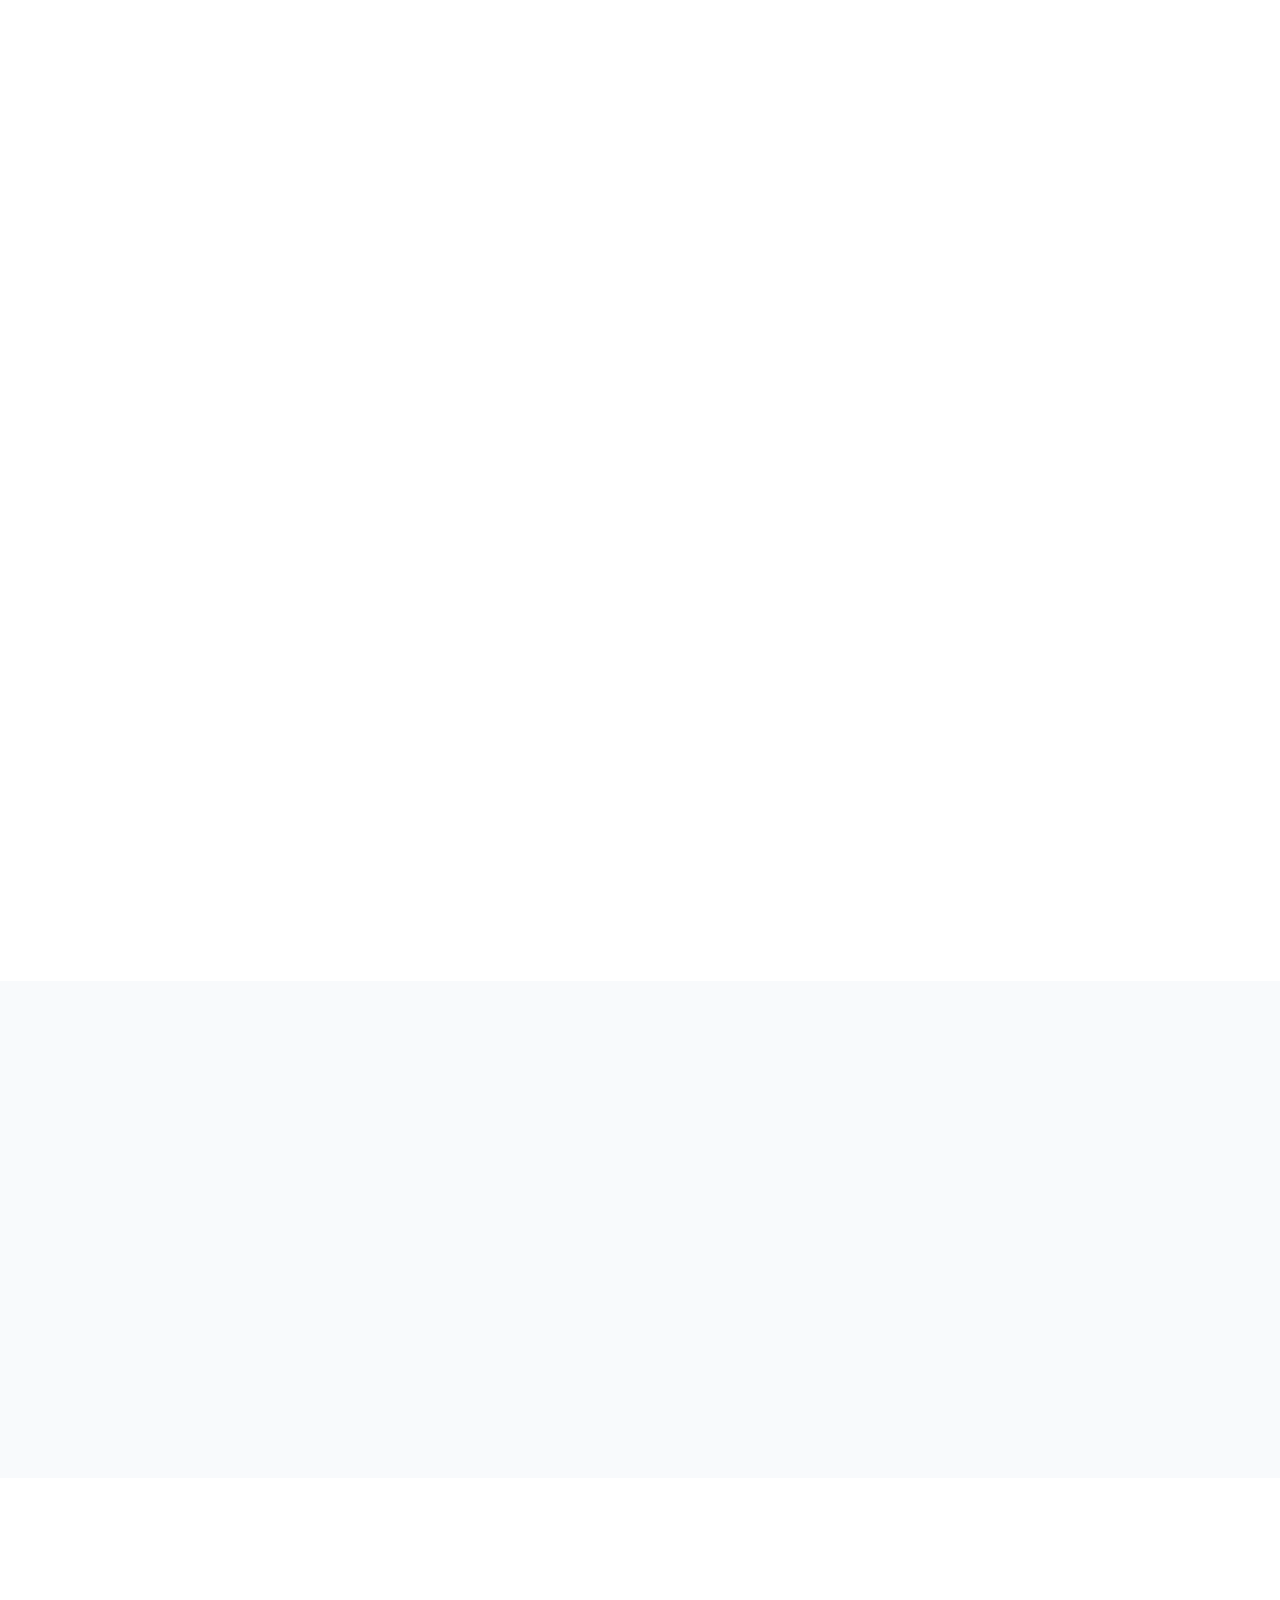
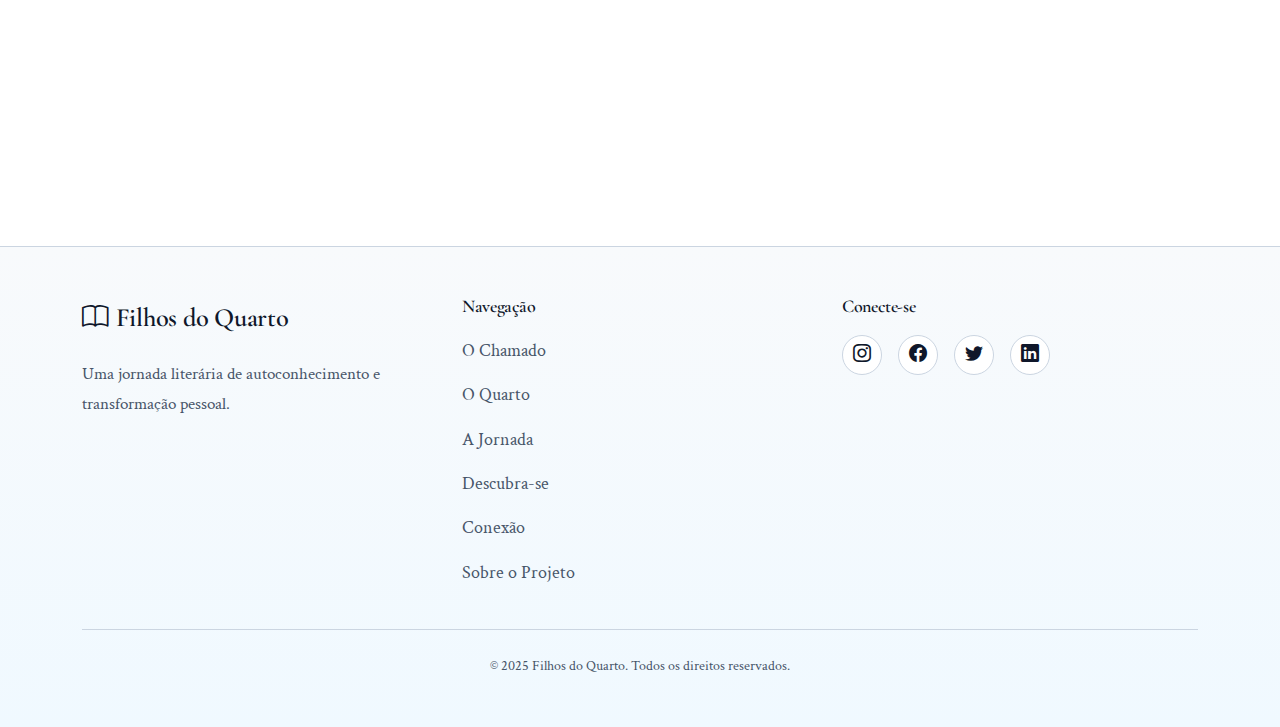
<file: site-feira-main/sobre-projeto.html>
<!DOCTYPE html>
<html lang="pt-BR">
<head>
    <meta charset="UTF-8">
    <meta name="viewport" content="width=device-width, initial-scale=1.0">
    <meta name="description" content="Conheça a equipe por trás do projeto Filhos do Quarto">
    <title>Desenvolvedores - Filhos do Quarto</title>
    
    <link href="https://cdn.jsdelivr.net/npm/bootstrap@5.3.2/dist/css/bootstrap.min.css" rel="stylesheet">
    <link rel="preconnect" href="https://fonts.googleapis.com">
    <link rel="preconnect" href="https://fonts.gstatic.com" crossorigin>
    <link href="https://fonts.googleapis.com/css2?family=Cormorant+Garamond:wght@400;600;700&family=Crimson+Text:ital,wght@0,400;0,600;0,700;1,400&family=Lora:ital,wght@0,400;0,600;1,400&display=swap" rel="stylesheet">
    <link rel="stylesheet" href="https://cdn.jsdelivr.net/npm/bootstrap-icons@1.11.1/font/bootstrap-icons.css">
    <link rel="stylesheet" href="styles.css">
    <link rel="stylesheet" href="pages.css">
</head>
<body data-theme="light">
    
    
    <nav class="navbar navbar-expand-lg navbar-light bg-white fixed-top shadow-sm" id="mainNav">
        <div class="container">
            <a class="navbar-brand d-flex align-items-center" href="index.html">
                <div class="brand-icon">
                    <i class="bi bi-book"></i>
                </div>
                <span class="ms-2">Auto Conhecimento</span>
            </a>
            
            <button class="navbar-toggler border-0" type="button" data-bs-toggle="collapse" data-bs-target="#navbarNav">
                <span class="navbar-toggler-icon"></span>
            </button>
            
            <div class="collapse navbar-collapse" id="navbarNav">
                <ul class="navbar-nav ms-auto align-items-center">
                    <li class="nav-item">
                        <a class="nav-link" href="index.html">Temas</a>
                    </li>
                    <li class="nav-item">
                        <a class="nav-link" href="a-jornada.html">A Jornada</a>
                    </li>
                    <li class="nav-item">
                        <a class="nav-link" href="o-quarto.html">O Quarto</a>
                    </li>
                    <li class="nav-item">
                        <a class="nav-link" href="descubra-se.html">Descubra-se</a>
                    </li>
                    <li class="nav-item">
                        <a class="nav-link" href="conexao.html">Conexão</a>
                    </li>
                    <li class="nav-item">
                        <a class="nav-link active" href="sobre-projeto.html">Desenvolvedores</a>
                    </li>
                    <li class="nav-item ms-lg-3">
                        <button class="btn btn-icon" id="themeToggle" aria-label="Alternar modo escuro">
                            <i class="bi bi-moon-fill"></i>
                        </button>
                    </li>
                </ul>
            </div>
        </div>
    </nav>

    <section class="page-header">
        <div class="container">
            <div class="row justify-content-center text-center">
                <div class="col-lg-8" data-aos="fade-up">
                    <h1 class="page-title mb-4">Desenvolvedores</h1>
                    <p class="page-subtitle">
                        Conheça as mentes e corações por trás desta jornada de autoconhecimento
                    </p>
                </div>
            </div>
        </div>
    </section>

    
    <section class="py-5">
        <div class="container py-5">
            <div class="row justify-content-center mb-5">
                <div class="col-lg-10" data-aos="fade-up">
                    <div class="story-card">
                        <h2 class="mb-4">A Visão do Projeto</h2>
                        <p class="lead mb-4">
                            <em>Filhos do Quarto</em> é mais do que um livro — é um projeto interdisciplinar que une literatura, psicologia, filosofia e tecnologia para criar uma experiência transformadora de autoconhecimento.
                        </p>
                        <p class="mb-4">
                            Nascido no contexto acadêmico, o projeto busca democratizar o acesso ao conhecimento psicológico profundo através de uma narrativa envolvente e ferramentas interativas. Acreditamos que o autoconhecimento não deve ser privilégio de poucos, mas um direito de todos que buscam viver com mais autenticidade e propósito.
                        </p>
                        <p>
                            Este site interativo é parte integrante da experiência, oferecendo aos leitores ferramentas para aprofundar sua própria jornada de autodescoberta através de quizzes, reflexões guiadas e uma comunidade de apoio.
                        </p>
                    </div>
                </div>
            </div>

           
            <div class="row justify-content-center mb-5">
                <div class="col-lg-10">
                    <h2 class="text-center mb-5" data-aos="fade-up">Orientadores</h2>
                    
                    <div class="row g-4">
                        <div class="col-md-6" data-aos="fade-up" data-aos-delay="100">
                            <div class="team-card">
                                <div class="team-avatar">
                                    <i class="bi bi-person-circle"></i>
                                </div>
                                <h3 class="team-name">Prof. Amanda Aparecida Chagas </h3>
                                <p class="team-role">Orientador Principal - Língua Portuguesa</p>
                                <p class="team-bio">
                                    Amanda Chagas foi a nossa orientadora na parte do tema do site a partir do livro que foi passado nas suas aulas, também auxiliou com a parte de erros na escrita do site e do banner.
                                </p>
                                <div class="team-expertise">
                                    <span class="expertise-badge">Temática </span>
                                    <span class="expertise-badge">Livros</span>
                                    <span class="expertise-badge">Gramática</span>
                                </div>
                            </div>
                        </div>
                        
                        <div class="col-md-6" data-aos="fade-up" data-aos-delay="200">
                            <div class="team-card">
                                <div class="team-avatar">
                                    <i class="bi bi-person-circle"></i>
                                </div>
                                <h3 class="team-name">Prof. Cintia Maria de Araujo Pinho</h3>
                                <p class="team-role">Co-orientadora - Site</p>
                                <p class="team-bio">
                                    Cintía Pinho foi a nossa orientadora na parte do desenvolvimento do site, nos auxiliando com problemas e dificuldades com a criação do projeto.
                                </p>
                                <div class="team-expertise">
                                    <span class="expertise-badge">Desenvolvimento</span>
                                    <span class="expertise-badge">Lorem ipsum</span>
                                    <span class="expertise-badge">Lorem ipsum</span>
                                </div>
                            </div>
                        </div>
                    </div>
                </div>
            </div>

            
            <div class="row justify-content-center">
                <div class="col-lg-10">
                    <h2 class="text-center mb-5" data-aos="fade-up">Equipe de Desenvolvimento</h2>
                    
                    <div class="row g-4">
                        <div class="col-md-4" data-aos="fade-up" data-aos-delay="100">
                            <div class="team-card">
                                <div class="team-avatar">
                                    <img class="bi bi-person-circle" src="public/desenvolvedores/Pablo.jpeg" alt="">
                                </div>
                                <h3 class="team-name">Pablo Souza Gomes</h3>
                                <div class="team-expertise">
                                    <span class="expertise-badge">Escrita Criativa</span>
                                    <span class="expertise-badge">Desenvolvimento</span>
                                </div>
                            </div>
                        </div>
                        
                        <div class="col-md-4" data-aos="fade-up" data-aos-delay="200">
                            <div class="team-card">
                                <div class="team-avatar">
                                    <img class="bi bi-person-circle" src="public/desenvolvedores/Pietro_Cunha.png" alt="">
                                </div>
                                <h3 class="team-name">Pietro Rodrigues Cunha</h3>
                                <div class="team-expertise">
                                    <span class="expertise-badge">Design</span>
                                    <span class="expertise-badge">Visual</span>
                                </div>
                            </div>
                        </div>
                        
                        <div class="col-md-4" data-aos="fade-up" data-aos-delay="300">
                            <div class="team-card">
                                <div class="team-avatar">
                                    <img class="bi bi-person-circle" src="public/desenvolvedores/Pietro_Andrade.jpg" alt="">
                                </div>
                                <h3 class="team-name">Pietro Andrade dos Santos</h3>
                                <div class="team-expertise">
                                    <span class="expertise-badge">Desenvolvedor</span>
                                    <span class="expertise-badge">Pesquisa</span>
                                </div>
                            </div>
                        </div>
                        
                        <div class="col-md-4" data-aos="fade-up" data-aos-delay="40b0">
                            <div class="team-card">
                                <div class="team-avatar">
                                    <img class="bi bi-person-circle" src="public/desenvolvedores/Otávio.jpeg" alt="">
                                </div>
                                <h3 class="team-name">Otávio Sanches Carvalho</h3>
                                <div class="team-expertise">
                                    <span class="expertise-badge">Design</span>
                                    <span class="expertise-badge">Parte criativa</span>
                                </div>
                            </div>
                        </div>
                        
                        <div class="col-md-4" data-aos="fade-up" data-aos-delay="500">
                            <div class="team-card">
                                <div class="team-avatar">
                                    <img class="bi bi-person-circle" src="public/desenvolvedores/Samir_Simon.png" alt="">
                                </div>
                                <h3 class="team-name">Samir Simon Abdallah Abdul Nour</h3>
                                <div class="team-expertise">
                                    <span class="expertise-badge">Desenvolvimento</span>
                                    <span class="expertise-badge">Design</span>
                                </div>
                            </div>
                        </div>
                    </div>
                </div>
            </div>
        </div>
    </section>

     
    <section class="py-5" style="background-color: var(--color-bg-secondary);">
        <div class="container py-5">
            <div class="row justify-content-center">
                <div class="col-lg-8 text-center" data-aos="fade-up">
                    <h2 class="mb-4">Agradecimentos</h2>
                    <p class="mb-4" style="font-size: 1.15rem; line-height: 1.8; color: var(--color-text-secondary);">
                        Este projeto não seria possível sem o apoio de diversas instituições e pessoas que acreditaram na importância de democratizar o autoconhecimento. Agradecemos especialmente à Universidade, ao Departamento de Psicologia, ao Programa de Pós-Graduação em Literatura, e a todos os voluntários que participaram dos testes e ofereceram feedback valioso.
                    </p>
                    <p style="font-size: 1.15rem; line-height: 1.8; color: var(--color-text-secondary);">
                        Agradecemos também a você, leitor, por embarcar nesta jornada conosco. Que este projeto seja um farol em sua busca por autoconhecimento e autenticidade.
                    </p>
                </div>
            </div>
        </div>
    </section>

    
    <section class="py-5">
        <div class="container py-5">
            <div class="row justify-content-center">
                <div class="col-lg-8 text-center" data-aos="fade-up">
                    <h2 class="mb-4">Junte-se à Nossa Jornada</h2>
                    <p class="mb-4" style="font-size: 1.15rem;">Comece sua própria jornada de autoconhecimento hoje</p>
                    <a href="descubra-se.html" class="btn btn-primary btn-lg">
                        Fazer o Quiz
                        <i class="bi bi-arrow-right ms-2"></i>
                    </a>
                </div>
            </div>
        </div>
    </section>

     
    <footer class="footer py-5">
        <div class="container">
            <div class="row">
                <div class="col-lg-4 mb-4 mb-lg-0">
                    <div class="footer-brand mb-3">
                        <i class="bi bi-book me-2"></i>
                        <span>Filhos do Quarto</span>
                    </div>
                    <p class="footer-text">
                        Uma jornada literária de autoconhecimento e transformação pessoal.
                    </p>
                </div>
                
                <div class="col-lg-4 mb-4 mb-lg-0">
                    <h5 class="footer-title mb-3">Navegação</h5>
                    <ul class="footer-links">
                        <li><a href="index.html">O Chamado</a></li>
                        <li><a href="o-quarto.html">O Quarto</a></li>
                        <li><a href="a-jornada.html">A Jornada</a></li>
                        <li><a href="descubra-se.html">Descubra-se</a></li>
                        <li><a href="conexao.html">Conexão</a></li>
                        <li><a href="sobre-projeto.html">Sobre o Projeto</a></li>
                    </ul>
                </div>
                
                <div class="col-lg-4">
                    <h5 class="footer-title mb-3">Conecte-se</h5>
                    <div class="social-links">
                        <a href="#" class="social-link" aria-label="Instagram">
                            <i class="bi bi-instagram"></i>
                        </a>
                        <a href="#" class="social-link" aria-label="Facebook">
                            <i class="bi bi-facebook"></i>
                        </a>
                        <a href="#" class="social-link" aria-label="Twitter">
                            <i class="bi bi-twitter"></i>
                        </a>
                        <a href="#" class="social-link" aria-label="LinkedIn">
                            <i class="bi bi-linkedin"></i>
                        </a>
                    </div>
                </div>
            </div>
            
            <hr class="footer-divider my-4">
            
            <div class="row">
                <div class="col-12 text-center">
                    <p class="footer-copyright mb-0">
                        &copy; 2025 Filhos do Quarto. Todos os direitos reservados.
                    </p>
                </div>
            </div>
        </div>
    </footer>

    <script src="https://cdn.jsdelivr.net/npm/bootstrap@5.3.2/dist/js/bootstrap.bundle.min.js"></script>
    <link href="https://unpkg.com/aos@2.3.1/dist/aos.css" rel="stylesheet">
    <script src="https://unpkg.com/aos@2.3.1/dist/aos.js"></script>
    <script src="script.js"></script>
</body>
</html>
</file>
<file: site-feira-main/styles.css>
/* ===================================
   Global Styles & Variables
   =================================== */

:root {
  /* Simplificando paleta para tons de azul apenas */
  --color-primary: #1e3a8a;
  --color-primary-dark: #1e40af;
  --color-primary-medium: #2563eb;
  --color-primary-light: #dbeafe;
  --color-secondary: #0f172a;
  --color-accent: #3b82f6;
  --color-accent-light: #60a5fa;

  /* Tons de azul - paleta completa */
  --color-blue-50: #eff6ff;
  --color-blue-100: #dbeafe;
  --color-blue-200: #bfdbfe;
  --color-blue-300: #93c5fd;
  --color-blue-400: #60a5fa;
  --color-blue-500: #3b82f6;
  --color-blue-600: #2563eb;
  --color-blue-700: #1d4ed8;
  --color-blue-800: #1e40af;
  --color-blue-900: #1e3a8a;
  --color-blue-950: #172554;

  /* Cores neutras para contraste */
  --color-bg: #ffffff;
  --color-bg-secondary: #f8fafc;
  --color-text: #0f172a;
  --color-text-secondary: #475569;
  --color-border: #cbd5e1;

  /* Typography */
  --font-primary: "Crimson Text", "Georgia", serif;
  --font-display: "Cormorant Garamond", "Playfair Display", serif;
  --font-accent: "Lora", serif;

  /* Spacing */
  --spacing-xs: 0.5rem;
  --spacing-sm: 1rem;
  --spacing-md: 2rem;
  --spacing-lg: 4rem;
  --spacing-xl: 6rem;

  /* Border Radius */
  --radius-sm: 0.5rem;
  --radius-md: 1rem;
  --radius-lg: 1.5rem;
  --radius-full: 9999px;

  /* Shadows */
  --shadow-sm: 0 2px 8px rgba(30, 58, 138, 0.08);
  --shadow-md: 0 4px 16px rgba(30, 58, 138, 0.12);
  --shadow-lg: 0 8px 32px rgba(30, 58, 138, 0.16);

  /* Transitions */
  --transition-fast: 0.2s ease;
  --transition-base: 0.3s ease;
  --transition-slow: 0.5s ease;
}

/* Modo escuro com azuis escuros e alto contraste */
[data-theme="dark"] {
  --color-bg: #0f172a;
  --color-bg-secondary: #1e293b;
  --color-text: #f1f5f9;
  --color-text-secondary: #cbd5e1;
  --color-border: #334155;
  --color-primary: #60a5fa;
  --color-primary-light: rgba(96, 165, 250, 0.15);
  --color-accent: #93c5fd;
  --color-accent-light: #bfdbfe;

  /* Invertendo tons de azul para modo escuro */
  --color-blue-50: #172554;
  --color-blue-100: #1e3a8a;
  --color-blue-200: #1e40af;
  --color-blue-300: #1d4ed8;
  --color-blue-400: #2563eb;
  --color-blue-500: #3b82f6;
  --color-blue-600: #60a5fa;
  --color-blue-700: #93c5fd;
  --color-blue-800: #bfdbfe;
  --color-blue-900: #dbeafe;
  --color-blue-950: #eff6ff;
}

/* ===================================
   Base Styles
   =================================== */

* {
  margin: 0;
  padding: 0;
  box-sizing: border-box;
}

html {
  scroll-behavior: smooth;
}

body {
  font-family: var(--font-primary);
  font-size: 18px; /* Aumentado para melhor legibilidade */
  line-height: 1.8; /* Aumentado para texto mais respirável */
  color: var(--color-text);
  background-color: var(--color-bg);
  transition: background-color var(--transition-base), color var(--transition-base);
  overflow-x: hidden;
}

h1,
h2,
h3,
h4,
h5,
h6 {
  font-family: var(--font-display);
  font-weight: 600; /* Peso mais refinado */
  line-height: 1.3; /* Melhor espaçamento */
  letter-spacing: -0.02em; /* Kerning mais apertado para elegância */
  color: var(--color-text);
}

a {
  text-decoration: none;
  color: inherit;
  transition: color var(--transition-fast);
}

/* Melhor foco para acessibilidade */
a:focus,
button:focus,
input:focus,
textarea:focus,
select:focus {
  outline: 3px solid var(--color-primary);
  outline-offset: 2px;
}

img {
  max-width: 100%;
  height: auto;
  display: block;
}

/* Adicionando estilos para imagens e figuras */
figure {
  margin: 2rem 0;
}

figure img {
  width: 100%;
  height: auto;
  border-radius: var(--radius-md);
  box-shadow: var(--shadow-md);
}

figcaption {
  margin-top: 0.75rem;
  font-size: 0.9rem;
  color: var(--color-text-secondary);
  font-style: italic;
  text-align: center;
}

.image-placeholder {
  width: 100%;
  aspect-ratio: 16 / 9;
  background: linear-gradient(135deg, var(--color-primary-light), var(--color-bg-secondary));
  border-radius: var(--radius-md);
  display: flex;
  align-items: center;
  justify-content: center;
  color: var(--color-text-secondary);
  font-size: 1rem;
  border: 2px dashed var(--color-border);
}

/* ===================================
   Navigation
   =================================== */

.navbar {
  padding: 1.25rem 0;
  transition: all var(--transition-base);
  background-color: var(--color-bg) !important;
  /* Adicionando borda sutil com tom de azul */
  border-bottom: 1px solid transparent;
}

[data-theme="dark"] .navbar {
  border-bottom-color: var(--color-blue-800);
}

.navbar.scrolled {
  box-shadow: var(--shadow-sm);
  /* Adicionando borda azul ao rolar */
  border-bottom-color: var(--color-blue-200);
}

[data-theme="dark"] .navbar.scrolled {
  border-bottom-color: var(--color-blue-700);
}

.navbar-brand {
  font-family: var(--font-display);
  font-size: 1.75rem;
  font-weight: 600;
  letter-spacing: -0.01em;
  color: var(--color-text);
  transition: color var(--transition-fast);
}

.navbar-brand:hover {
  color: var(--color-primary);
}

.brand-icon {
  width: 40px;
  height: 40px;
  /* Usando gradiente de azuis mais vibrante */
  background: linear-gradient(135deg, var(--color-blue-600), var(--color-blue-800));
  border-radius: var(--radius-sm);
  display: flex;
  align-items: center;
  justify-content: center;
  color: white;
  font-size: 1.25rem;
  transition: transform var(--transition-base);
}

[data-theme="dark"] .brand-icon {
  background: linear-gradient(135deg, var(--color-blue-500), var(--color-blue-700));
}

.navbar-brand:hover .brand-icon {
  transform: rotate(10deg) scale(1.1);
}

/* Melhorando contraste dos links em ambos os modos */
.nav-link {
  font-weight: 500;
  font-size: 1.05rem;
  letter-spacing: 0.01em;
  color: var(--color-text-secondary); /* Escuro no modo claro */
  padding: 0.5rem 1rem !important;
  position: relative;
  transition: color var(--transition-fast);
}

[data-theme="dark"] .nav-link {
  color: #93c5fd; /* Azul claro muito visível no modo escuro */
}

.nav-link:hover,
.nav-link.active {
  color: var(--color-primary);
}

[data-theme="dark"] .nav-link:hover,
[data-theme="dark"] .nav-link.active {
  color: #dbeafe; /* Azul muito claro ao hover no modo escuro */
}

.nav-link.active::after {
  content: "";
  position: absolute;
  bottom: 0;
  left: 1rem;
  right: 1rem;
  height: 2px;
  background-color: var(--color-primary);
}

.btn-icon {
  width: 40px;
  height: 40px;
  border-radius: var(--radius-full);
  border: 1px solid var(--color-border);
  background-color: transparent;
  display: flex;
  align-items: center;
  justify-content: center;
  color: var(--color-text);
  transition: all var(--transition-fast);
  cursor: pointer;
}

[data-theme="dark"] .btn-icon {
  border-color: var(--color-blue-700);
  color: var(--color-blue-300);
}

.btn-icon:hover {
  background-color: var(--color-primary-light);
  border-color: var(--color-primary);
  color: var(--color-primary);
  transform: scale(1.1);
}

/* ===================================
   Hero Section
   =================================== */

.hero-section {
  padding-top: 80px;
  /* Gradiente mais sutil no modo claro */
  background: linear-gradient(135deg, #ffffff 0%, #f0f9ff 50%, #e0f2fe 100%);
  position: relative;
}

[data-theme="dark"] .hero-section {
  background: linear-gradient(135deg, #0f172a 0%, #1e293b 50%, #172554 100%);
}

.hero-icon {
  width: 60px;
  height: 60px;
  /* Usando tom de azul mais vibrante */
  background: linear-gradient(135deg, var(--color-blue-100), var(--color-blue-200));
  border-radius: var(--radius-md);
  display: flex;
  align-items: center;
  justify-content: center;
  color: var(--color-blue-700);
  font-size: 1.75rem;
  animation: float 3s ease-in-out infinite;
}

[data-theme="dark"] .hero-icon {
  background: linear-gradient(135deg, var(--color-blue-800), var(--color-blue-700));
  color: var(--color-blue-200);
}

.hero-title {
  font-size: clamp(3rem, 6vw, 5rem); /* Maior e mais dramático */
  font-weight: 600;
  margin-bottom: 2rem;
  line-height: 1.1;
  letter-spacing: -0.03em; /* Kerning mais apertado */
}

.hero-title .text-primary {
  color: var(--color-primary);
  position: relative;
  display: inline-block;
}

.hero-title .text-primary::after {
  content: "";
  position: absolute;
  bottom: 0;
  left: 0;
  width: 100%;
  height: 8px;
  /* Usando gradiente de azuis */
  background: linear-gradient(90deg, transparent, var(--color-blue-300), transparent);
  z-index: -1;
}

[data-theme="dark"] .hero-title .text-primary::after {
  background: linear-gradient(90deg, transparent, var(--color-blue-700), transparent);
}

/* Melhorando contraste do subtítulo no hero */
.hero-subtitle {
  font-size: 1.35rem;
  color: var(--color-text-secondary); /* Usa a variável que já tem bom contraste */
  line-height: 1.9;
  max-width: 650px;
  font-family: var(--font-accent);
}

.feature-list {
  list-style: none;
  padding: 0;
}

/* Melhorando contraste dos itens da lista */
.feature-list li {
  display: flex;
  align-items: flex-start;
  margin-bottom: 1rem;
  font-size: 1.1rem;
  color: var(--color-text-secondary); /* Usa a variável com bom contraste */
  opacity: 0;
  animation: fadeInUp 0.6s ease forwards;
}

.feature-list li:nth-child(1) {
  animation-delay: 0.2s;
}
.feature-list li:nth-child(2) {
  animation-delay: 0.4s;
}
.feature-list li:nth-child(3) {
  animation-delay: 0.6s;
}

@keyframes fadeInUp {
  to {
    opacity: 1;
    transform: translateY(0);
  }
  from {
    opacity: 0;
    transform: translateY(20px);
  }
}

.feature-list i {
  color: var(--color-primary);
  font-size: 0.5rem;
  margin-right: 1rem;
  margin-top: 0.5rem;
  flex-shrink: 0;
}

.hero-cta {
  display: flex;
  flex-wrap: wrap;
  gap: 1rem;
}

/* Quote Card */
/* Ajustando cores do quote card para melhor contraste */
.quote-card {
  background: linear-gradient(135deg, #dbeafe 0%, #eff6ff 100%);
  border-radius: var(--radius-lg);
  padding: 3rem;
  position: relative;
  box-shadow: var(--shadow-md);
  transition: transform var(--transition-base), box-shadow var(--transition-base);
  border: 1px solid #bfdbfe;
}

[data-theme="dark"] .quote-card {
  background: linear-gradient(135deg, #1e3a8a 0%, #172554 100%);
  border-color: #1e40af;
}

.quote-card::before {
  content: "";
  position: absolute;
  inset: 0;
  border-radius: var(--radius-lg);
  padding: 2px;
  /* Gradiente de azuis no hover */
  background: linear-gradient(135deg, var(--color-blue-500), var(--color-blue-700));
  -webkit-mask: linear-gradient(#fff 0 0) content-box, linear-gradient(#fff 0 0);
  -webkit-mask-composite: xor;
  mask-composite: exclude;
  opacity: 0;
  transition: opacity var(--transition-base);
}

.quote-card:hover::before {
  opacity: 1;
}

.quote-card:hover {
  transform: translateY(-5px);
  box-shadow: var(--shadow-lg);
}

.quote-icon {
  font-size: 4rem;
  color: var(--color-blue-600);
  opacity: 0.3;
  margin-bottom: 1rem;
}

[data-theme="dark"] .quote-icon {
  color: var(--color-blue-400);
}

/* Melhorando contraste do texto da citação */
.quote-text {
  font-family: var(--font-display);
  font-size: 1.4rem;
  font-style: italic;
  line-height: 1.9;
  font-weight: 400;
  color: var(--color-text); /* Usa a variável com bom contraste */
}

.quote-author {
  display: block;
  font-size: 1rem;
  font-style: normal;
  color: #1e3a8a; /* Azul escuro no modo claro */
  font-weight: 600;
}

[data-theme="dark"] .quote-author {
  color: #93c5fd; /* Azul claro no modo escuro */
}

/* Scroll Indicator */
.scroll-indicator {
  position: absolute;
  bottom: 2rem;
  left: 50%;
  transform: translateX(-50%);
  width: 2px;
  height: 60px;
  background-color: var(--color-border);
  overflow: hidden;
}

.scroll-line {
  width: 100%;
  height: 30px;
  background-color: var(--color-primary);
  animation: scrollAnimation 2s ease-in-out infinite;
}

@keyframes scrollAnimation {
  0% {
    transform: translateY(-100%);
  }
  100% {
    transform: translateY(200%);
  }
}

/* ===================================
   Buttons
   =================================== */

.btn {
  font-weight: 600;
  padding: 0.75rem 2rem;
  border-radius: var(--radius-full);
  transition: all var(--transition-fast);
  border: none;
  display: inline-flex;
  align-items: center;
  justify-content: center;
  gap: 0.5rem;
  position: relative;
  overflow: hidden;
}

/* Efeito de brilho ao passar o mouse */
.btn::before {
  content: "";
  position: absolute;
  top: 50%;
  left: 50%;
  width: 0;
  height: 0;
  border-radius: 50%;
  background: rgba(255, 255, 255, 0.3);
  transform: translate(-50%, -50%);
  transition: width 0.6s, height 0.6s;
}

.btn:hover::before {
  width: 300px;
  height: 300px;
}

.btn-primary {
  /* Usando gradiente de azuis mais vibrante */
  background: linear-gradient(135deg, var(--color-blue-600), var(--color-blue-800));
  color: white;
  box-shadow: 0 4px 12px rgba(37, 99, 235, 0.4);
}

[data-theme="dark"] .btn-primary {
  background: linear-gradient(135deg, var(--color-blue-500), var(--color-blue-700));
  box-shadow: 0 4px 12px rgba(59, 130, 246, 0.4);
}

.btn-primary:hover {
  transform: translateY(-2px);
  box-shadow: 0 6px 20px rgba(37, 99, 235, 0.5);
  color: white;
}

.btn-outline-primary {
  border: 2px solid var(--color-primary);
  color: var(--color-primary);
  background-color: transparent;
}

.btn-outline-primary:hover {
  background-color: var(--color-primary);
  color: white;
  transform: translateY(-2px);
}

[data-theme="dark"] .btn-light {
  background-color: var(--color-bg-secondary);
  color: var(--color-text);
  border: 1px solid var(--color-border);
}

[data-theme="dark"] .btn-light:hover {
  background-color: var(--color-primary);
  color: white;
  transform: translateY(-2px);
}

/* ===================================
   Sections
   =================================== */

.about-section {
  background-color: var(--color-bg);
}

[data-theme="dark"] .about-section {
  /* Adicionando tom de azul sutil */
  background: linear-gradient(180deg, #0f172a 0%, #172554 100%);
}

.section-title {
  font-size: clamp(2.25rem, 4.5vw, 3.5rem); /* Maior */
  font-weight: 600;
  letter-spacing: -0.02em;
  color: var(--color-text);
  margin-bottom: 1rem;
}

/* Melhorando contraste do subtítulo da seção */
.section-subtitle {
  font-size: 1.35rem;
  color: var(--color-text-secondary); /* Usa a variável com bom contraste */
  line-height: 1.9;
  max-width: 850px;
  font-family: var(--font-accent);
  margin: 0 auto;
}

/* Feature Cards */
.feature-card {
  padding: 2rem;
  border-radius: var(--radius-lg);
  background-color: var(--color-bg);
  border: 1px solid var(--color-border);
  transition: all var(--transition-base);
  height: 100%;
  box-shadow: var(--shadow-sm);
}

[data-theme="dark"] .feature-card {
  background-color: var(--color-bg-secondary);
  border-color: #1e40af;
}

.feature-card:hover {
  transform: translateY(-5px);
  box-shadow: var(--shadow-lg);
  border-color: var(--color-primary);
}

.feature-icon {
  width: 80px;
  height: 80px;
  /* Usando gradiente de azuis */
  background: linear-gradient(135deg, var(--color-blue-100), var(--color-blue-200));
  border-radius: var(--radius-md);
  display: flex;
  align-items: center;
  justify-content: center;
  margin: 0 auto 1.5rem;
  color: var(--color-blue-700);
  font-size: 2rem;
  transition: all var(--transition-base);
}

[data-theme="dark"] .feature-icon {
  background: linear-gradient(135deg, var(--color-blue-800), var(--color-blue-700));
  color: var(--color-blue-200);
}

.feature-card:hover .feature-icon {
  transform: scale(1.1) rotate(5deg);
}

.feature-title {
  font-size: 1.65rem; /* Maior */
  font-weight: 600;
  letter-spacing: -0.01em;
  color: var(--color-text);
  margin-bottom: 1rem;
}

/* Melhorando contraste da descrição do feature card */
.feature-description {
  color: var(--color-text-secondary); /* Usa a variável com bom contraste */
  line-height: 1.8; /* Mais espaçamento */
  font-size: 1.05rem; /* Maior */
}

/* Nova seção: Why Section */
/* Ajustando fundo da why section */
.why-section {
  background: linear-gradient(180deg, #f8fafc 0%, #f0f9ff 100%);
}

[data-theme="dark"] .why-section {
  background: linear-gradient(180deg, #1e293b 0%, #172554 100%);
}

.insight-list {
  list-style: none;
  padding: 0;
}

.insight-list li {
  display: flex;
  align-items: center;
  margin-bottom: 1rem;
  font-size: 1.15rem; /* Maior */
  line-height: 1.8;
  color: var(--color-text);
}

/* Melhorando contraste da resposta do insight */
.insight-answer {
  color: var(--color-text-secondary); /* Usa a variável com bom contraste */
  line-height: 1.8;
  font-size: 1.05rem; /* Maior */
}

/* ===================================
   CTA Section
   =================================== */

.cta-section {
  /* Usando gradiente de azuis mais vibrante */
  background: linear-gradient(135deg, var(--color-blue-700), var(--color-blue-900));
  color: white;
  position: relative;
  overflow: hidden;
}

[data-theme="dark"] .cta-section {
  background: linear-gradient(135deg, var(--color-blue-800), var(--color-blue-950));
}

.cta-title {
  font-size: clamp(2.25rem, 4.5vw, 3.5rem); /* Maior */
  font-weight: 600;
  letter-spacing: -0.02em;
  color: white;
}

.cta-text {
  font-size: 1.35rem; /* Maior */
  line-height: 1.8; /* Mais espaçamento */
  color: rgba(255, 255, 255, 0.9);
}

/* ===================================
   Footer
   =================================== */

/* Ajustando fundo do footer */
.footer {
  background: linear-gradient(180deg, #f8fafc 0%, #f0f9ff 100%);
  border-top: 1px solid var(--color-border);
}

[data-theme="dark"] .footer {
  background: linear-gradient(180deg, #0f172a 0%, #172554 100%);
  border-top-color: #1e40af;
}

.footer-brand {
  font-family: var(--font-display);
  font-size: 1.65rem; /* Maior */
  font-weight: 600;
  letter-spacing: -0.01em;
  color: var(--color-text);
  display: flex;
  align-items: center;
}

/* Melhorando contraste do texto do footer */
.footer-text {
  color: var(--color-text-secondary); /* Usa a variável com bom contraste */
  line-height: 1.8;
  font-size: 1.05rem; /* Maior */
}

.footer-title {
  font-size: 1.125rem;
  font-weight: 600;
  color: var(--color-text);
  margin-bottom: 1rem;
}

.footer-links {
  list-style: none;
  padding: 0;
}

.footer-links li {
  margin-bottom: 0.75rem;
}

.footer-links a {
  color: var(--color-text-secondary);
  transition: color var(--transition-fast);
}

.footer-links a:hover {
  color: var(--color-primary);
  padding-left: 5px;
}

.social-links {
  display: flex;
  gap: 1rem;
}

.social-link {
  width: 40px;
  height: 40px;
  border-radius: var(--radius-full);
  background-color: var(--color-bg);
  border: 1px solid var(--color-border);
  display: flex;
  align-items: center;
  justify-content: center;
  color: var(--color-text);
  transition: all var(--transition-fast);
}

[data-theme="dark"] .social-link {
  background-color: var(--color-bg-secondary);
  border-color: var(--color-border);
}

.social-link:hover {
  /* Usando cor primária (azul) no hover */
  background: linear-gradient(135deg, var(--color-blue-600), var(--color-blue-700));
  border-color: var(--color-primary);
  color: white;
  transform: translateY(-3px) rotate(5deg);
}

.footer-divider {
  border-color: var(--color-border);
  opacity: 1;
}

.footer-copyright {
  color: var(--color-text-secondary);
  font-size: 0.875rem;
}

/* Estilos para citações e referências */
.reference {
  font-size: 0.875rem;
  color: var(--color-text-secondary);
  font-style: italic;
  margin-top: 0.5rem;
  padding-left: 1rem;
  border-left: 2px solid var(--color-blue-500);
}

[data-theme="dark"] .reference {
  border-left-color: var(--color-blue-600);
}

.reference-list {
  list-style: none;
  padding: 0;
  margin-top: 2rem;
}

.reference-list li {
  font-size: 0.9rem;
  color: var(--color-text-secondary);
  margin-bottom: 0.75rem;
  padding-left: 1.5rem;
  position: relative;
}

.reference-list li::before {
  content: "[" counter(list-item) "]";
  position: absolute;
  left: 0;
  color: var(--color-blue-600);
  font-weight: 600;
}

[data-theme="dark"] .reference-list li::before {
  color: var(--color-blue-400);
}

/* ===================================
   Responsive Design
   =================================== */

@media (max-width: 991px) {
  .hero-title {
    font-size: 2.75rem; /* Ajustado */
  }

  .hero-subtitle {
    font-size: 1.2rem; /* Ajustado */
  }

  .quote-card {
    padding: 2rem;
  }

  .quote-text {
    font-size: 1.25rem; /* Ajustado */
  }

  .nav-link.active::after {
    display: none;
  }
}

@media (max-width: 767px) {
  .hero-cta {
    flex-direction: column;
  }

  .hero-cta .btn {
    width: 100%;
  }

  .section-title {
    font-size: 2.25rem; /* Ajustado */
  }

  .section-subtitle {
    font-size: 1.2rem; /* Ajustado */
  }

  body {
    font-size: 17px; /* Ligeiramente menor em mobile */
  }
}

/* ===================================
   Animations
   =================================== */

[data-aos] {
  opacity: 0;
  transition-property: opacity, transform;
}

[data-aos].aos-animate {
  opacity: 1;
}

[data-aos="fade-up"] {
  transform: translateY(30px);
}

[data-aos="fade-up"].aos-animate {
  transform: translateY(0);
}

[data-aos="fade-right"] {
  transform: translateX(-30px);
}

[data-aos="fade-right"].aos-animate {
  transform: translateX(0);
}

[data-aos="fade-left"] {
  transform: translateX(30px);
}

[data-aos="fade-left"].aos-animate {
  transform: translateX(0);
}

[data-aos="zoom-in"] {
  transform: scale(0.95);
}

[data-aos="zoom-in"].aos-animate {
  transform: scale(1);
}

/* Animação de carregamento suave */
@keyframes fadeIn {
  from {
    opacity: 0;
  }
  to {
    opacity: 1;
  }
}

body {
  animation: fadeIn 0.5s ease-in;
}

/* Melhor indicador de loading */
.loading {
  pointer-events: none;
  opacity: 0.6;
}

.loading::after {
  content: "";
  position: fixed;
  top: 50%;
  left: 50%;
  width: 50px;
  height: 50px;
  margin: -25px 0 0 -25px;
  border: 3px solid var(--color-border);
  border-top-color: var(--color-primary);
  border-radius: 50%;
  animation: spin 1s linear infinite;
  z-index: 9999;
}

@keyframes spin {
  to {
    transform: rotate(360deg);
  }
}
</file>
<file: site-feira-main/pages.css>
/* ===================================
   Additional Styles for Inner Pages
   =================================== */

/* Page Header */
.page-header {
  padding: 150px 0 100px;
  background: linear-gradient(135deg, var(--color-bg) 0%, var(--color-bg-secondary) 100%);
}

.page-title {
  font-size: clamp(3rem, 6vw, 4.5rem); /* Aumentado para maior impacto */
  font-weight: 600; /* Peso mais refinado */
  letter-spacing: -0.02em; /* Kerning mais apertado */
  color: var(--color-text);
}

.page-subtitle {
  font-size: 1.35rem; /* Aumentado */
  color: var(--color-text-secondary);
  line-height: 1.8; /* Mais espaçamento */
  font-family: var(--font-accent); /* Fonte alternativa */
}

/* Story Card */
.story-card {
  background-color: var(--color-bg);
  border: 1px solid var(--color-border);
  border-radius: var(--radius-lg);
  padding: 3rem;
  box-shadow: var(--shadow-sm);
}

.story-card h2 {
  color: var(--color-text);
  font-size: 2.25rem; /* Aumentado */
  font-weight: 600; /* Peso refinado */
  letter-spacing: -0.01em; /* Kerning */
}

.story-card .lead {
  font-size: 1.35rem; /* Aumentado */
  color: var(--color-text);
  line-height: 1.9; /* Mais espaçamento */
}

.story-card p {
  color: var(--color-text-secondary);
  line-height: 1.8; /* Mais espaçamento */
  font-size: 1.1rem; /* Aumentado */
}

/* Character Cards */
.character-card {
  background-color: var(--color-bg);
  border: 1px solid var(--color-border);
  border-radius: var(--radius-lg);
  padding: 2rem;
  height: 100%;
  transition: all var(--transition-base);
}

.character-card:hover {
  transform: translateY(-5px);
  box-shadow: var(--shadow-md);
  border-color: var(--color-primary);
}

.character-icon {
  width: 80px;
  height: 80px;
  background: var(--color-primary-light);
  border-radius: var(--radius-full);
  display: flex;
  align-items: center;
  justify-content: center;
  margin-bottom: 1.5rem;
  color: var(--color-primary);
  font-size: 2.5rem;
}

.character-name {
  font-size: 1.85rem; /* Aumentado */
  font-weight: 600; /* Peso refinado */
  letter-spacing: -0.01em; /* Kerning */
  color: var(--color-text);
  margin-bottom: 0.5rem;
}

.character-role {
  font-size: 1.05rem; /* Aumentado */
  color: var(--color-primary);
  font-weight: 600;
  margin-bottom: 1rem;
}

.character-description {
  color: var(--color-text-secondary);
  line-height: 1.8; /* Mais espaçamento */
  font-size: 1.05rem; /* Aumentado */
  margin-bottom: 1.5rem;
  text-align: left; /* Alinhamento à esquerda */
}

.character-traits {
  display: flex;
  flex-wrap: wrap;
  gap: 0.5rem;
  justify-content: center; /* Centralizado */
}

.trait-badge {
  display: inline-block;
  padding: 0.375rem 0.75rem;
  background-color: var(--color-primary-light);
  color: var(--color-primary);
  border-radius: var(--radius-full);
  font-size: 0.875rem;
  font-weight: 500;
}

/* Novos estilos para página Sobre o Projeto */
/* Team Cards */
.team-card {
  background-color: var(--color-bg);
  border: 1px solid var(--color-border);
  border-radius: var(--radius-lg);
  padding: 2.5rem;
  height: 100%;
  transition: all var(--transition-base);
  text-align: center;
}

.team-card:hover {
  transform: translateY(-5px);
  box-shadow: var(--shadow-md);
  border-color: var(--color-primary);
}

.team-avatar {
  width: 100px;
  height: 100px;
  background: var(--color-primary-light);
  border-radius: var(--radius-full);
  display: flex;
  align-items: center;
  justify-content: center;
  margin: 0 auto 1.5rem;
  color: var(--color-primary);
  font-size: 4rem;
  transition: all var(--transition-base);
}

.team-card:hover .team-avatar {
  transform: scale(1.1);
  background: linear-gradient(135deg, var(--color-primary), var(--color-primary-dark));
  color: white;
}

.team-name {
  font-size: 1.5rem;
  font-weight: 600;
  letter-spacing: -0.01em;
  color: var(--color-text);
  margin-bottom: 0.5rem;
}

.team-role {
  font-size: 1.05rem;
  color: var(--color-primary);
  font-weight: 600;
  margin-bottom: 1rem;
}

.team-bio {
  color: var(--color-text-secondary);
  line-height: 1.8;
  font-size: 1.05rem;
  margin-bottom: 1.5rem;
  text-align: left;
}

.team-expertise {
  display: flex;
  flex-wrap: wrap;
  gap: 0.5rem;
  justify-content: center;
}

.expertise-badge {
  display: inline-block;
  padding: 0.375rem 0.75rem;
  background-color: var(--color-primary-light);
  color: var(--color-primary);
  border-radius: var(--radius-full);
  font-size: 0.875rem;
  font-weight: 500;
}

/* Timeline */
.timeline {
  position: relative;
  padding: 2rem 0;
}

.timeline::before {
  content: "";
  position: absolute;
  left: 50%;
  top: 0;
  bottom: 0;
  width: 2px;
  background-color: var(--color-border);
  transform: translateX(-50%);
}

.timeline-item {
  position: relative;
  margin-bottom: 3rem;
  display: flex;
  align-items: center;
}

.timeline-item:nth-child(odd) {
  flex-direction: row;
}

.timeline-item:nth-child(even) {
  flex-direction: row-reverse;
}

.timeline-marker {
  width: 20px;
  height: 20px;
  background-color: var(--color-primary);
  border: 4px solid var(--color-bg);
  border-radius: var(--radius-full);
  position: absolute;
  left: 50%;
  transform: translateX(-50%);
  z-index: 2;
  box-shadow: 0 0 0 4px var(--color-primary-light);
}

.timeline-content {
  width: calc(50% - 40px);
  background-color: var(--color-bg);
  border: 1px solid var(--color-border);
  border-radius: var(--radius-lg);
  padding: 1.5rem;
  box-shadow: var(--shadow-sm);
  transition: all var(--transition-base);
}

.timeline-item:nth-child(odd) .timeline-content {
  margin-right: auto;
}

.timeline-item:nth-child(even) .timeline-content {
  margin-left: auto;
}

.timeline-content:hover {
  transform: scale(1.02);
  box-shadow: var(--shadow-md);
  border-color: var(--color-primary);
}

.timeline-title {
  font-size: 1.25rem;
  font-weight: 600;
  color: var(--color-text);
  margin-bottom: 0.75rem;
}

.timeline-description {
  color: var(--color-text-secondary);
  line-height: 1.6;
  margin-bottom: 0;
}

/* Quote Section */
.quote-section {
  background: linear-gradient(135deg, var(--color-primary), var(--color-primary-dark));
}

.featured-quote {
  position: relative;
  padding: 2rem;
}

.quote-mark {
  font-size: 4rem;
  color: rgba(255, 255, 255, 0.3);
  display: block;
  margin-bottom: 1rem;
}

.quote-text-large {
  font-family: var(--font-display);
  font-size: clamp(1.5rem, 3vw, 2rem);
  font-style: italic;
  line-height: 1.6;
  color: white;
  margin-bottom: 1.5rem;
}

.quote-cite {
  display: block;
  font-size: 1.125rem;
  font-style: normal;
  color: rgba(255, 255, 255, 0.9);
  font-weight: 600;
}

/* Journey Stages */
.stage-card {
  background-color: var(--color-bg);
  border: 1px solid var(--color-border);
  border-radius: var(--radius-lg);
  padding: 2.5rem;
  height: 100%;
  transition: all var(--transition-base);
  position: relative;
  overflow: hidden;
}

.stage-card::before {
  content: "";
  position: absolute;
  top: 0;
  left: 0;
  right: 0;
  height: 4px;
  background: linear-gradient(90deg, var(--color-primary), var(--color-primary-dark));
  transform: scaleX(0);
  transform-origin: left;
  transition: transform var(--transition-base);
}

.stage-card:hover::before {
  transform: scaleX(1);
}

.stage-card:hover {
  transform: translateY(-5px);
  box-shadow: var(--shadow-lg);
}

.stage-number {
  width: 50px;
  height: 50px;
  background: var(--color-primary-light);
  color: var(--color-primary);
  border-radius: var(--radius-full);
  display: flex;
  align-items: center;
  justify-content: center;
  font-size: 1.5rem;
  font-weight: 700;
  margin-bottom: 1.5rem;
}

.stage-title {
  font-size: 1.75rem;
  font-weight: 700;
  color: var(--color-text);
  margin-bottom: 1rem;
}

.stage-description {
  color: var(--color-text-secondary);
  line-height: 1.6;
  margin-bottom: 1.5rem;
}

.stage-features {
  list-style: none;
  padding: 0;
}

.stage-features li {
  display: flex;
  align-items: flex-start;
  margin-bottom: 0.75rem;
  color: var(--color-text-secondary);
}

.stage-features i {
  color: var(--color-primary);
  margin-right: 0.75rem;
  margin-top: 0.25rem;
  flex-shrink: 0;
}

/* Journey Page Styles */
/* Journey Progress Bar */
.journey-progress {
  background-color: var(--color-bg);
  border-radius: var(--radius-lg);
  padding: 2rem;
  box-shadow: var(--shadow-sm);
}

.progress-steps {
  display: flex;
  align-items: center;
  justify-content: space-between;
  max-width: 900px;
  margin: 0 auto;
}

.progress-step {
  display: flex;
  flex-direction: column;
  align-items: center;
  gap: 0.5rem;
  flex: 0 0 auto;
  cursor: pointer;
  transition: all var(--transition-base);
}

.progress-step:hover .step-circle {
  transform: scale(1.1);
}

.step-circle {
  width: 50px;
  height: 50px;
  border-radius: var(--radius-full);
  background-color: var(--color-bg-secondary);
  border: 3px solid var(--color-border);
  display: flex;
  align-items: center;
  justify-content: center;
  font-weight: 700;
  color: var(--color-text-secondary);
  transition: all var(--transition-base);
}

.progress-step.active .step-circle {
  background: linear-gradient(135deg, var(--color-primary), var(--color-primary-dark));
  border-color: var(--color-primary);
  color: white;
  box-shadow: 0 4px 12px rgba(0, 168, 232, 0.3);
}

.step-label {
  font-size: 0.875rem;
  font-weight: 600;
  color: var(--color-text-secondary);
  text-align: center;
  transition: color var(--transition-fast);
}

.progress-step.active .step-label {
  color: var(--color-primary);
}

.progress-line {
  flex: 1;
  height: 3px;
  background-color: var(--color-border);
  margin: 0 1rem;
  position: relative;
  overflow: hidden;
}

.progress-line::after {
  content: "";
  position: absolute;
  top: 0;
  left: 0;
  height: 100%;
  width: 0%;
  background: linear-gradient(90deg, var(--color-primary), var(--color-primary-dark));
  transition: width 0.5s ease;
}

.progress-step.active ~ .progress-line::after {
  width: 100%;
}

/* Journey Stage */
.journey-stage {
  scroll-margin-top: 100px;
}

.stage-icon {
  width: 100px;
  height: 100px;
  background: var(--color-primary-light);
  border-radius: var(--radius-lg);
  display: flex;
  align-items: center;
  justify-content: center;
  color: var(--color-primary);
  font-size: 3rem;
  margin-bottom: 1.5rem;
}

.stage-list {
  list-style: none;
  padding: 0;
  margin: 0;
}

.stage-list li {
  padding: 0.75rem 0;
  padding-left: 2rem;
  position: relative;
  color: var(--color-text-secondary);
  line-height: 1.6;
}

.stage-list li::before {
  content: "→";
  position: absolute;
  left: 0;
  color: var(--color-primary);
  font-weight: 700;
}

.stage-quote {
  background-color: var(--color-primary-light);
  border-left: 4px solid var(--color-primary);
  padding: 1.5rem;
  border-radius: var(--radius-sm);
  font-style: italic;
  color: var(--color-text);
}

.stage-quote i {
  color: var(--color-primary);
  font-size: 1.5rem;
  margin-bottom: 0.5rem;
  display: block;
}

.stage-quote p {
  margin: 0;
  line-height: 1.6;
}

.stage-divider {
  border: none;
  height: 2px;
  background: linear-gradient(90deg, transparent, var(--color-border), transparent);
  margin: 4rem 0;
}

/* Reflection Box */
.reflection-box {
  background: linear-gradient(135deg, var(--color-primary-light), rgba(0, 168, 232, 0.05));
  border: 2px solid var(--color-primary);
  border-radius: var(--radius-lg);
  padding: 2rem;
  margin-top: 2rem;
}

.reflection-title {
  font-size: 1.25rem;
  font-weight: 600;
  color: var(--color-primary);
  margin-bottom: 1rem;
  display: flex;
  align-items: center;
}

.reflection-question {
  font-size: 1.125rem;
  font-style: italic;
  color: var(--color-text);
  line-height: 1.6;
  margin: 0;
}

/* Symbol Section */
.symbol-section {
  background-color: var(--color-bg-secondary);
}

.symbol-card {
  background-color: var(--color-bg);
  border: 1px solid var(--color-border);
  border-radius: var(--radius-lg);
  padding: 2rem;
  height: 100%;
  transition: all var(--transition-base);
  text-align: center;
}

.symbol-card:hover {
  transform: translateY(-5px);
  box-shadow: var(--shadow-md);
  border-color: var(--color-primary);
}

.symbol-icon {
  width: 80px;
  height: 80px;
  background: var(--color-primary-light);
  border-radius: var(--radius-full);
  display: flex;
  align-items: center;
  justify-content: center;
  margin: 0 auto 1.5rem;
  color: var(--color-primary);
  font-size: 2rem;
  transition: all var(--transition-base);
}

.symbol-card:hover .symbol-icon {
  transform: rotate(360deg) scale(1.1);
}

.symbol-title {
  font-size: 1.5rem;
  font-weight: 600;
  color: var(--color-text);
  margin-bottom: 1rem;
}

.symbol-description {
  color: var(--color-text-secondary);
  line-height: 1.6;
  margin: 0;
}

/* Progress Section */
.progress-section {
  background-color: var(--color-bg-secondary);
}

.progress-container {
  margin-bottom: 2rem;
}

.progress-label {
  display: flex;
  justify-content: space-between;
  margin-bottom: 0.5rem;
  font-weight: 600;
  color: var(--color-text);
}

.progress {
  height: 12px;
  background-color: var(--color-border);
  border-radius: var(--radius-full);
  overflow: hidden;
}

.progress-bar {
  background: linear-gradient(90deg, var(--color-primary), var(--color-primary-dark));
  transition: width 1s ease-in-out;
}

/* Quiz Styles */
.quiz-container {
  max-width: 800px;
  margin: 0 auto;
}

.quiz-question {
  background-color: var(--color-bg);
  border: 1px solid var(--color-border);
  border-radius: var(--radius-lg);
  padding: 2rem;
  margin-bottom: 2rem;
  transition: all var(--transition-base);
}

.quiz-question:hover {
  box-shadow: var(--shadow-sm);
}

.question-number {
  display: inline-block;
  width: 32px;
  height: 32px;
  background: var(--color-primary);
  color: white;
  border-radius: var(--radius-full);
  display: flex;
  align-items: center;
  justify-content: center;
  font-weight: 700;
  margin-bottom: 1rem;
}

.question-text {
  font-size: 1.25rem;
  font-weight: 600;
  color: var(--color-text);
  margin-bottom: 1.5rem;
}

.quiz-options {
  display: flex;
  flex-direction: column;
  gap: 1rem;
}

.quiz-option {
  position: relative;
}

.quiz-option input[type="radio"] {
  position: absolute;
  opacity: 0;
}

.quiz-option label {
  display: block;
  padding: 1rem 1.5rem;
  background-color: var(--color-bg-secondary);
  border: 2px solid var(--color-border);
  border-radius: var(--radius-md);
  cursor: pointer;
  transition: all var(--transition-fast);
  color: var(--color-text);
}

.quiz-option input[type="radio"]:checked + label {
  background-color: var(--color-primary-light);
  border-color: var(--color-primary);
  color: var(--color-primary);
  font-weight: 600;
}

.quiz-option label:hover {
  border-color: var(--color-primary);
  transform: translateX(5px);
}

#quizResult {
  display: none;
  margin-top: 3rem;
}

/* Quiz Page Styles */
.quiz-progress {
  background-color: var(--color-bg);
  border: 1px solid var(--color-border);
  border-radius: var(--radius-lg);
  padding: 1.5rem;
  box-shadow: var(--shadow-sm);
}

.quiz-progress-text,
.quiz-progress-percent {
  font-weight: 600;
  color: var(--color-text);
}

.quiz-question-card {
  background-color: var(--color-bg);
  border: 1px solid var(--color-border);
  border-radius: var(--radius-lg);
  padding: 2.5rem;
  margin-bottom: 2rem;
  box-shadow: var(--shadow-sm);
  animation: fadeIn 0.5s ease;
}

@keyframes fadeIn {
  from {
    opacity: 0;
    transform: translateY(20px);
  }
  to {
    opacity: 1;
    transform: translateY(0);
  }
}

.question-number-badge {
  display: inline-flex;
  align-items: center;
  justify-content: center;
  width: 40px;
  height: 40px;
  background: linear-gradient(135deg, var(--color-primary), var(--color-primary-dark));
  color: white;
  border-radius: var(--radius-full);
  font-weight: 700;
  font-size: 1.125rem;
  margin-bottom: 1rem;
}

.question-text-large {
  font-size: 1.5rem;
  font-weight: 600;
  color: var(--color-text);
  margin-bottom: 2rem;
  line-height: 1.4;
}

.quiz-option-card {
  position: relative;
  margin-bottom: 1rem;
}

.quiz-option-card input[type="radio"] {
  position: absolute;
  opacity: 0;
  width: 0;
  height: 0;
}

.quiz-option-label {
  display: block;
  padding: 1.25rem 1.5rem;
  background-color: var(--color-bg-secondary);
  border: 2px solid var(--color-border);
  border-radius: var(--radius-md);
  cursor: pointer;
  transition: all var(--transition-fast);
  color: var(--color-text);
  font-size: 1.125rem;
  position: relative;
  padding-left: 3.5rem;
}

.quiz-option-label::before {
  content: "";
  position: absolute;
  left: 1.25rem;
  top: 50%;
  transform: translateY(-50%);
  width: 24px;
  height: 24px;
  border: 2px solid var(--color-border);
  border-radius: var(--radius-full);
  background-color: var(--color-bg);
  transition: all var(--transition-fast);
}

.quiz-option-card input[type="radio"]:checked + .quiz-option-label {
  background-color: var(--color-primary-light);
  border-color: var(--color-primary);
  color: var(--color-primary);
  font-weight: 600;
}

.quiz-option-card input[type="radio"]:checked + .quiz-option-label::before {
  border-color: var(--color-primary);
  background-color: var(--color-primary);
  box-shadow: inset 0 0 0 4px var(--color-bg);
}

.quiz-option-label:hover {
  border-color: var(--color-primary);
  transform: translateX(5px);
}

.quiz-navigation {
  display: flex;
  justify-content: space-between;
  gap: 1rem;
}

.quiz-navigation .btn {
  flex: 1;
  max-width: 200px;
}

/* Quiz Results */
.result-card {
  background-color: var(--color-bg);
  border: 2px solid var(--color-primary);
  border-radius: var(--radius-lg);
  padding: 3rem;
  box-shadow: var(--shadow-lg);
  animation: scaleIn 0.5s ease;
}

@keyframes scaleIn {
  from {
    opacity: 0;
    transform: scale(0.9);
  }
  to {
    opacity: 1;
    transform: scale(1);
  }
}

.result-icon {
  width: 100px;
  height: 100px;
  background: linear-gradient(135deg, var(--color-primary), var(--color-primary-dark));
  border-radius: var(--radius-full);
  display: flex;
  align-items: center;
  justify-content: center;
  margin: 0 auto 2rem;
  color: white;
  font-size: 3rem;
  box-shadow: 0 8px 24px rgba(0, 168, 232, 0.3);
}

.result-title {
  font-size: 2rem;
  font-weight: 700;
  color: var(--color-text);
  margin-bottom: 1rem;
  text-align: center;
}

.result-character {
  font-size: 1.25rem;
  color: var(--color-primary);
  font-weight: 600;
  text-align: center;
  margin-bottom: 2rem;
}

.result-description {
  font-size: 1.125rem;
  color: var(--color-text-secondary);
  line-height: 1.8;
  margin-bottom: 2rem;
  text-align: center;
}

.result-advice {
  background-color: var(--color-primary-light);
  border-left: 4px solid var(--color-primary);
  padding: 1.5rem;
  border-radius: var(--radius-sm);
  margin-bottom: 2rem;
}

.result-advice strong {
  color: var(--color-primary);
  display: block;
  margin-bottom: 0.5rem;
}

.result-actions {
  display: flex;
  gap: 1rem;
  justify-content: center;
  flex-wrap: wrap;
}

/* Contact Form */
.contact-form {
  background-color: var(--color-bg);
  border: 1px solid var(--color-border);
  border-radius: var(--radius-lg);
  padding: 3rem;
  box-shadow: var(--shadow-sm);
}

.form-label {
  font-weight: 600;
  color: var(--color-text);
  margin-bottom: 0.5rem;
}

.form-control,
.form-select {
  padding: 0.75rem 1rem;
  border: 1px solid var(--color-border);
  border-radius: var(--radius-sm);
  background-color: var(--color-bg);
  color: var(--color-text);
  transition: all var(--transition-fast);
}

.form-control:focus,
.form-select:focus {
  border-color: var(--color-primary);
  box-shadow: 0 0 0 3px var(--color-primary-light);
  outline: none;
}

textarea.form-control {
  min-height: 150px;
  resize: vertical;
}

/* Contact/Connection Page Styles */
.contact-intro {
  max-width: 700px;
  margin: 0 auto;
}

.contact-form-container {
  background-color: var(--color-bg);
  border: 1px solid var(--color-border);
  border-radius: var(--radius-lg);
  padding: 3rem;
  box-shadow: var(--shadow-sm);
}

.form-control::placeholder {
  color: var(--color-text-secondary);
  opacity: 0.6;
}

/* Community Section */
.community-section {
  background-color: var(--color-bg-secondary);
}

.community-card {
  background-color: var(--color-bg);
  border: 1px solid var(--color-border);
  border-radius: var(--radius-lg);
  padding: 2.5rem;
  height: 100%;
  transition: all var(--transition-base);
}

.community-card:hover {
  transform: translateY(-5px);
  box-shadow: var(--shadow-md);
  border-color: var(--color-primary);
}

.community-icon {
  width: 80px;
  height: 80px;
  background: var(--color-primary-light);
  border-radius: var(--radius-lg);
  display: flex;
  align-items: center;
  justify-content: center;
  margin: 0 auto 1.5rem;
  color: var(--color-primary);
  font-size: 2rem;
  transition: all var(--transition-base);
}

.community-card:hover .community-icon {
  transform: scale(1.1);
  background: linear-gradient(135deg, var(--color-primary), var(--color-primary-dark));
  color: white;
}

.community-title {
  font-size: 1.5rem;
  font-weight: 600;
  color: var(--color-text);
  margin-bottom: 1rem;
}

.community-description {
  color: var(--color-text-secondary);
  line-height: 1.6;
  margin-bottom: 1.5rem;
}

/* Responsive Adjustments */
@media (max-width: 991px) {
  .progress-steps {
    flex-wrap: wrap;
    gap: 1.5rem;
  }

  .progress-line {
    display: none;
  }

  .journey-stage {
    margin-bottom: 3rem !important;
  }

  .stage-number {
    width: 40px;
    height: 40px;
    font-size: 1.25rem;
  }

  .stage-title {
    font-size: 1.5rem;
  }

  .reflection-box {
    padding: 1.5rem;
  }

  .quiz-question-card {
    padding: 2rem;
  }

  .question-text-large {
    font-size: 1.25rem;
  }

  .contact-form-container {
    padding: 2rem;
  }

  .quiz-navigation {
    flex-direction: column;
  }

  .quiz-navigation .btn {
    max-width: 100%;
  }
}

@media (max-width: 767px) {
  .timeline::before {
    left: 20px;
  }

  .timeline-item {
    flex-direction: column !important;
    align-items: flex-start;
    padding-left: 50px;
  }

  .timeline-marker {
    left: 20px;
    transform: translateX(0);
  }

  .timeline-content {
    width: 100%;
    margin: 0 !important;
  }

  .stage-card {
    padding: 1.5rem;
  }

  .quiz-question {
    padding: 1.5rem;
  }

  .contact-form {
    padding: 2rem;
  }

  .progress-steps {
    flex-direction: column;
  }

  .step-circle {
    width: 40px;
    height: 40px;
  }

  .stage-icon {
    width: 80px;
    height: 80px;
    font-size: 2.5rem;
  }

  .symbol-icon {
    width: 60px;
    height: 60px;
    font-size: 1.5rem;
  }

  .result-icon {
    width: 80px;
    height: 80px;
    font-size: 2.5rem;
  }

  .result-title {
    font-size: 1.5rem;
  }

  .result-actions {
    flex-direction: column;
  }

  .result-actions .btn {
    width: 100%;
  }
}
</file>
